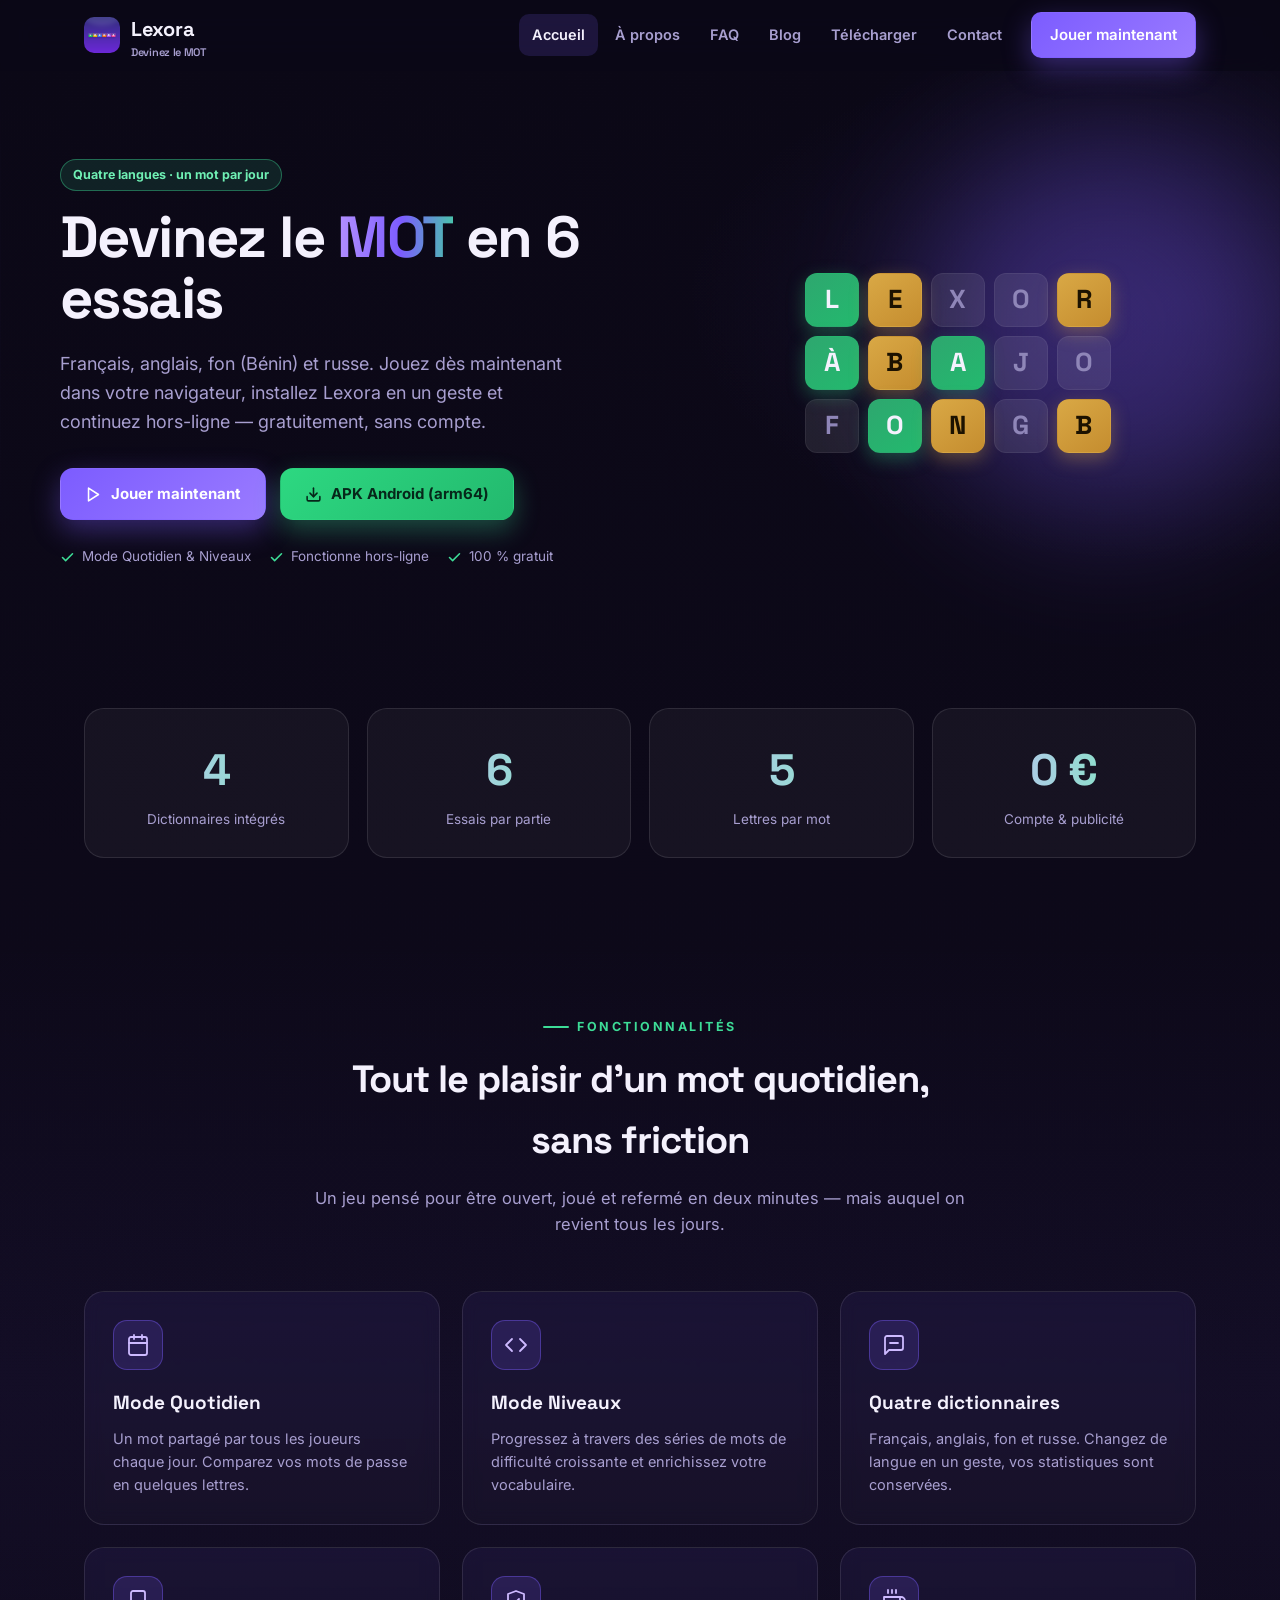
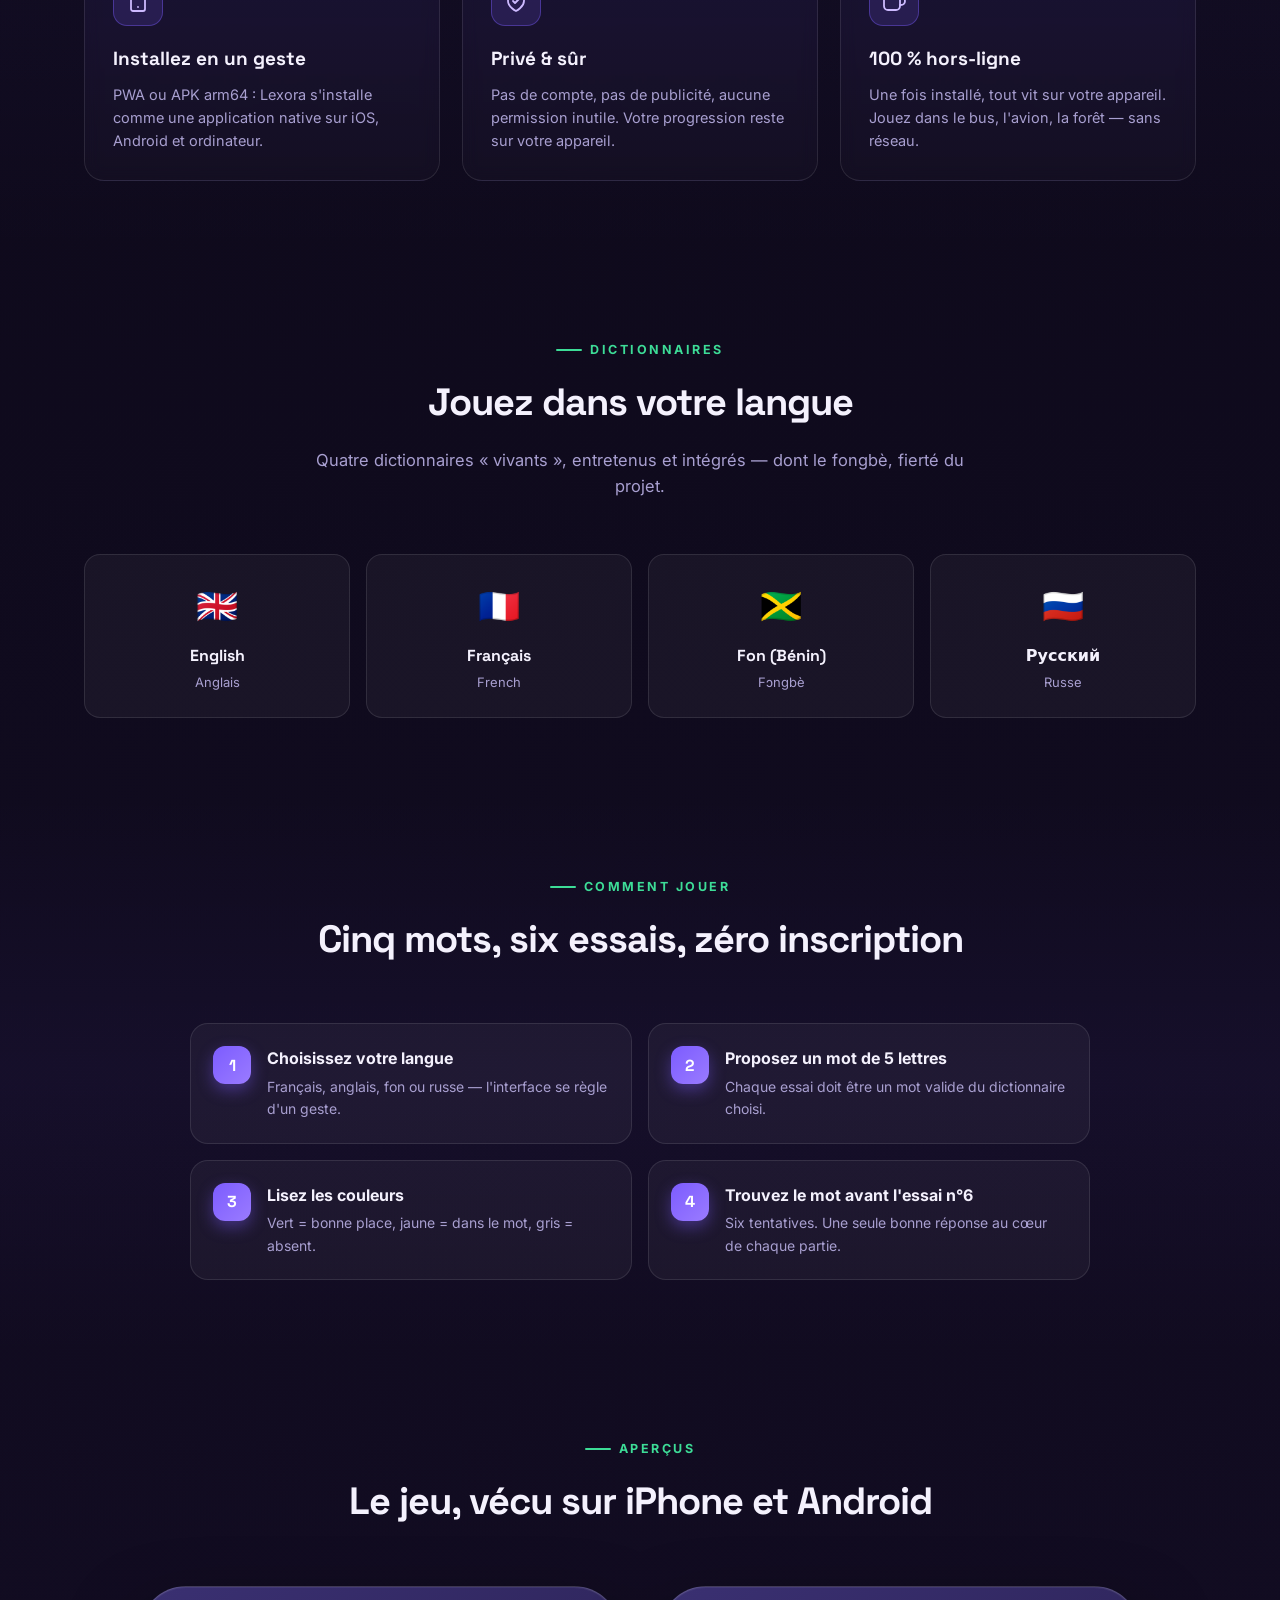
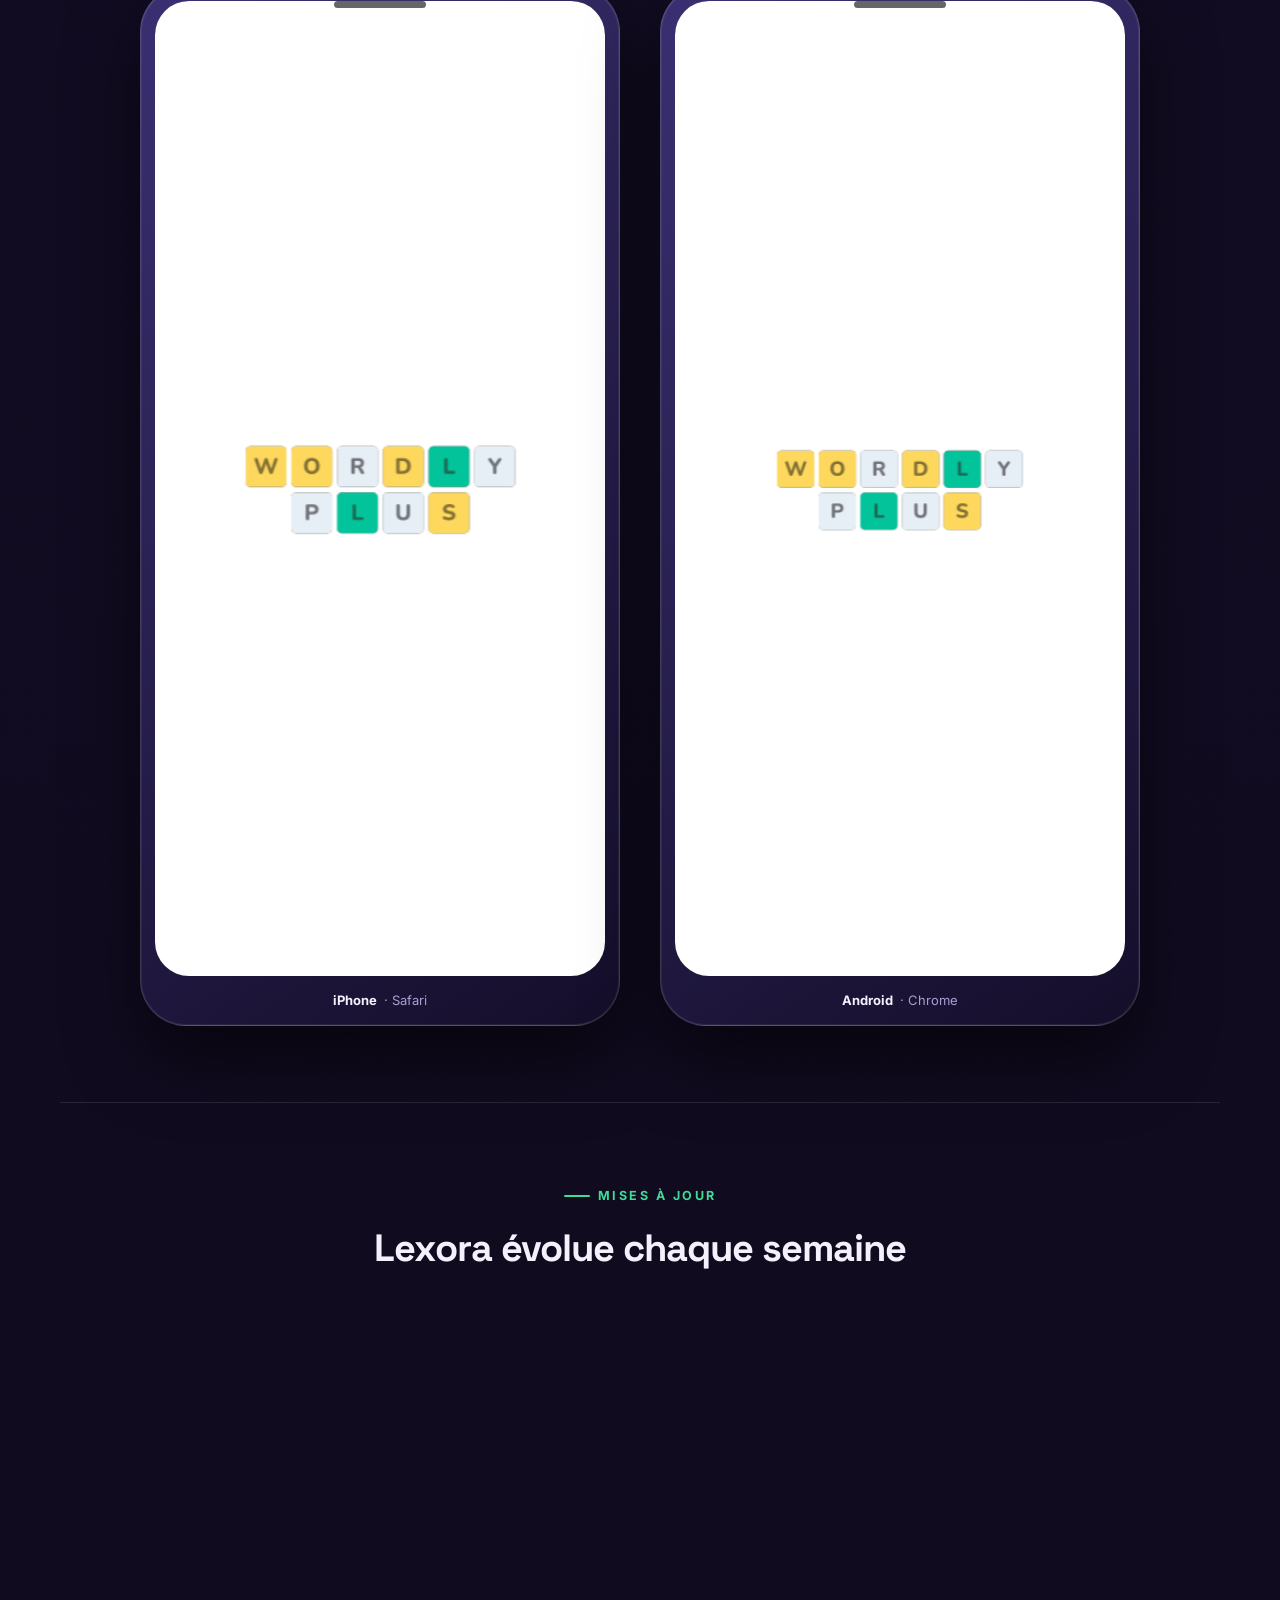
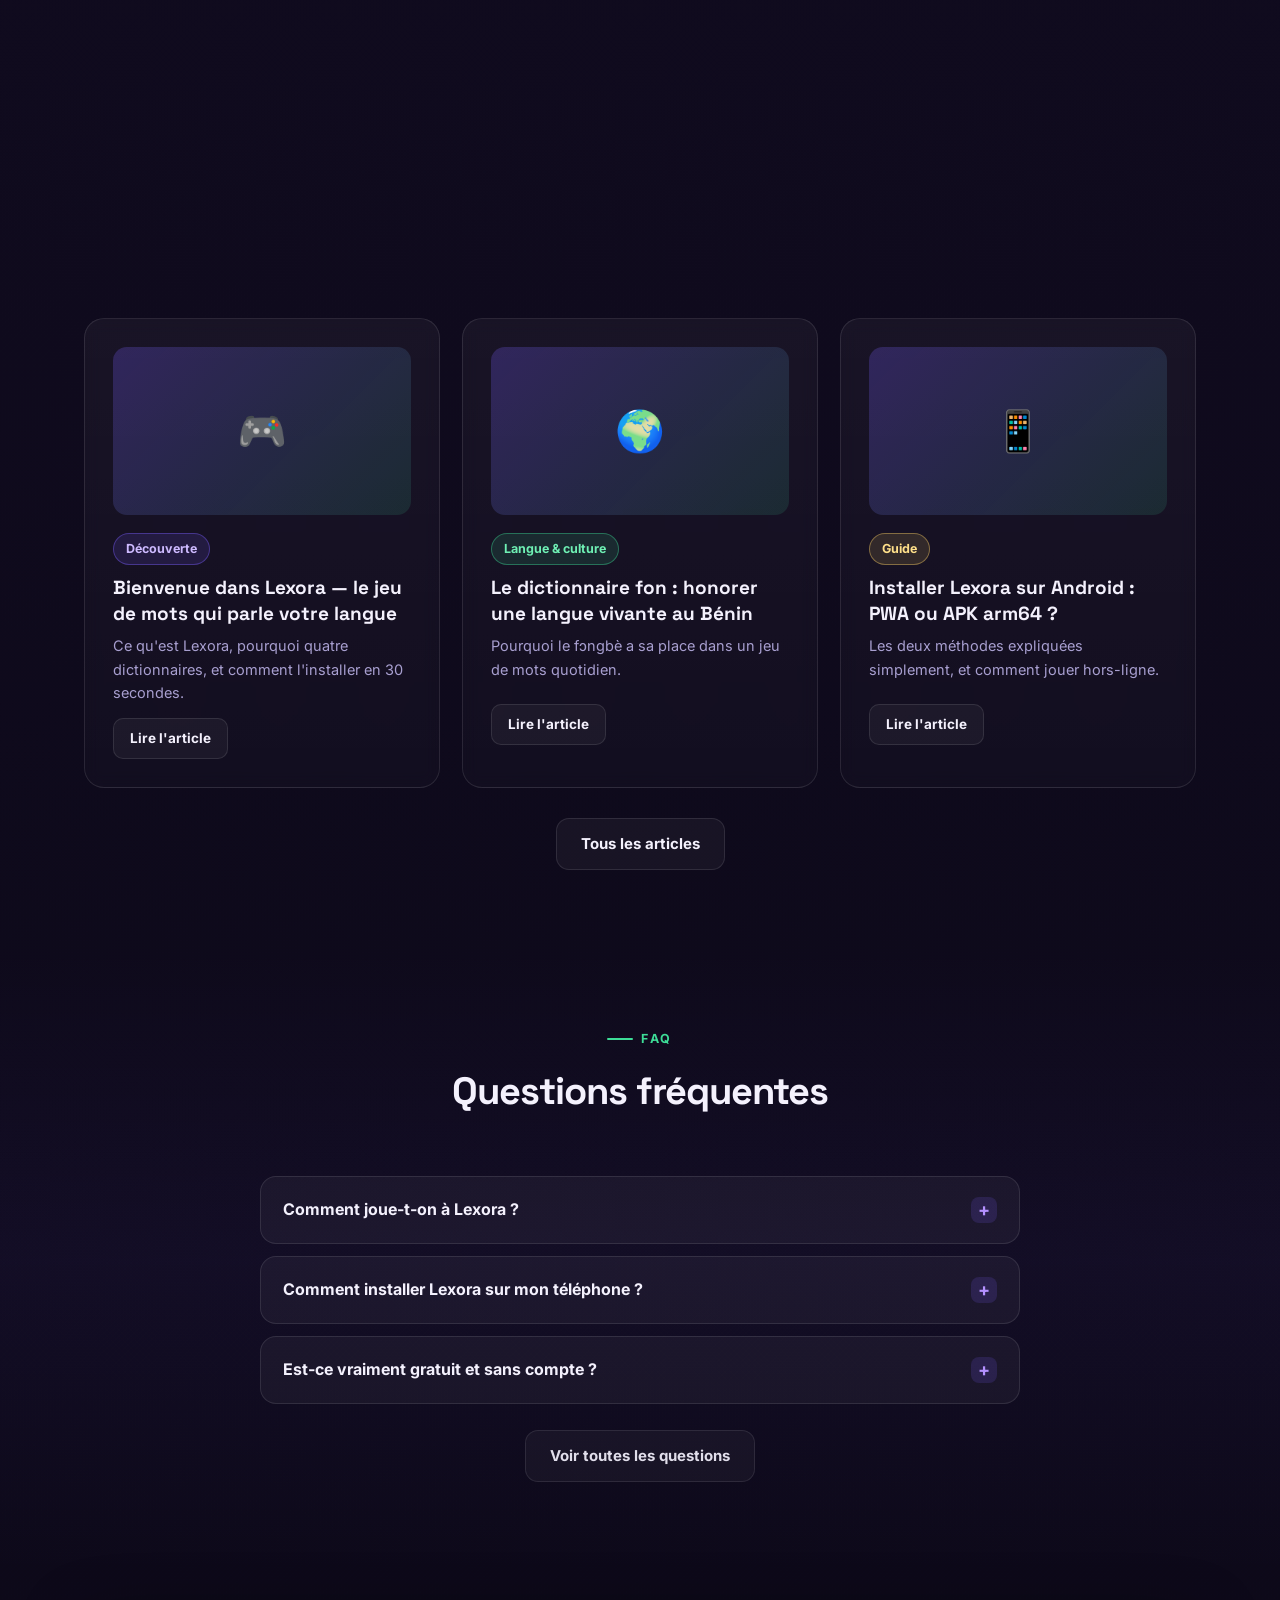
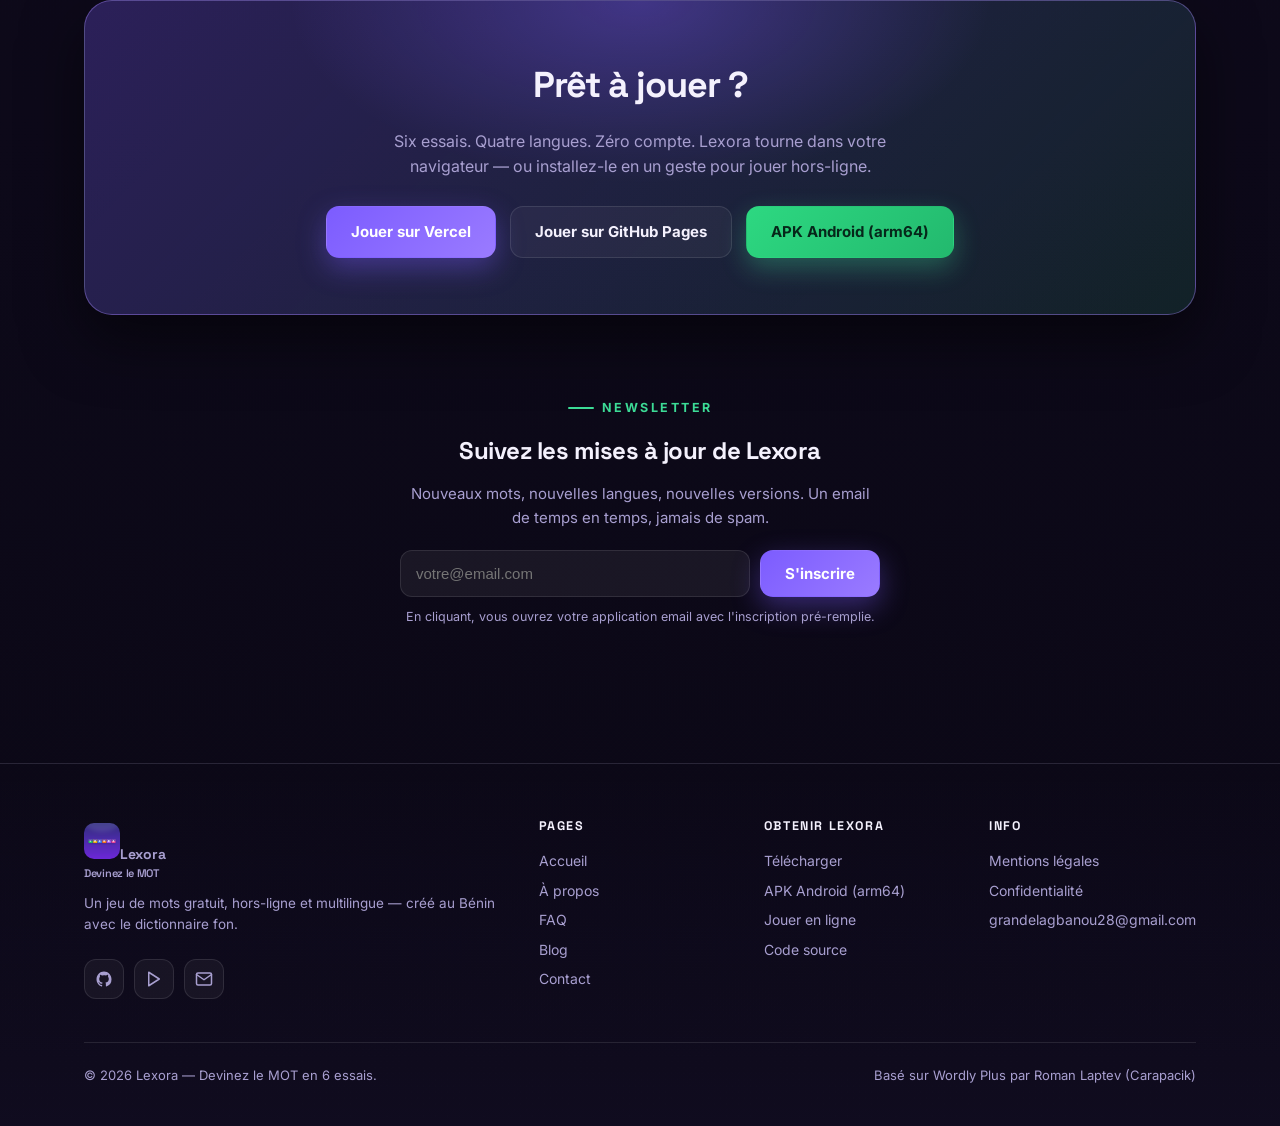
<file: landing/index.html>
<!DOCTYPE html>
<html lang="fr">
<head>
  <meta charset="UTF-8">
  <meta name="viewport" content="width=device-width, initial-scale=1.0">
  <title>Lexora — Devinez le MOT en 6 essais | Jeu de mots multilingue</title>
  <meta name="description" content="Lexora, le jeu de mots qui parle votre langue : devinez le MOT en 6 essais en français, anglais, fon (Bénin) ou russe. Gratuit, hors-ligne, sans compte. Jouez en ligne, installez l'APK Android arm64 ou la PWA.">
  <meta name="robots" content="index, follow">
  <link rel="canonical" href="https://lexora-landing-one.vercel.app/">
  <meta name="author" content="Lexora">
  <meta name="theme-color" content="#0b0816">

  <meta property="og:type" content="website">
  <meta property="og:site_name" content="Lexora">
  <meta property="og:locale" content="fr_FR">
  <meta property="og:title" content="Lexora — Devinez le MOT en 6 essais">
  <meta property="og:description" content="Jeu de mots quotidien en français, anglais, fon (Bénin) et russe. Gratuit, hors-ligne, sans compte. Jouez en ligne ou installez l'APK.">
  <meta property="og:url" content="https://lexora-landing-one.vercel.app/">
  <meta property="og:image" content="https://lexora-landing-one.vercel.app/assets/og-image.png">
  <meta name="twitter:card" content="summary_large_image">
  <meta name="twitter:title" content="Lexora — Devinez le MOT en 6 essais">
  <meta name="twitter:description" content="Français · Anglais · Fon (Bénin) · Russe. Gratuit, hors-ligne, sans compte.">
  <meta name="twitter:image" content="https://lexora-landing-one.vercel.app/assets/og-image.png">

  <link rel="icon" type="image/png" href="Icon-512.png">
  <link rel="icon" type="image/svg+xml" href="assets/favicon.svg">
  <link rel="apple-touch-icon" href="assets/apple-touch-icon.png">
  <link rel="manifest" href="manifest.webmanifest">
  <link rel="preconnect" href="https://fonts.googleapis.com">
  <link rel="preconnect" href="https://fonts.gstatic.com" crossorigin>
  <link href="https://fonts.googleapis.com/css2?family=Inter:wght@400;500;600;700&family=Space+Grotesk:wght@500;700&display=swap" rel="stylesheet">
  <link rel="stylesheet" href="assets/lexora.css">

  <script type="application/ld+json">
  {
    "@context": "https://schema.org",
    "@type": "WebSite",
    "name": "Lexora",
    "alternateName": "Lexora — Devinez le MOT en 6 essais",
    "url": "https://lexora-landing-one.vercel.app/",
    "inLanguage": "fr",
    "description": "Jeu de mots quotidien en français, anglais, fon (Bénin) et russe."
  }
  </script>
  <script type="application/ld+json">
  {
    "@context": "https://schema.org",
    "@type": "Organization",
    "name": "Lexora",
    "url": "https://lexora-landing-one.vercel.app/",
    "logo": "https://lexora-landing-one.vercel.app/Icon-512.png",
    "email": "grandelagbanou28@gmail.com",
    "sameAs": [
      "https://github.com/grandelagbanou28-gif/Lexora",
      "https://lexora-neon-one.vercel.app/",
      "https://grandelagbanou28-gif.github.io/Lexora/"
    ]
  }
  </script>
</head>
<body>

<nav class="site">
  <div class="wrap">
    <a class="brand" href="index.html">
      <img src="Icon-512.png" alt="Logo Lexora">
      <span>Lexora<small>Devinez le MOT</small></span>
    </a>
    <div class="nav-links" id="navLinks">
      <a href="index.html" data-page="index">Accueil</a>
      <a href="a-propos.html" data-page="a-propos">À propos</a>
      <a href="faq.html" data-page="faq">FAQ</a>
      <a href="blog/" data-page="blog">Blog</a>
      <a href="telecharger.html" data-page="telecharger">Télécharger</a>
      <a href="contact.html" data-page="contact">Contact</a>
      <a class="btn accent" href="https://lexora-neon-one.vercel.app/" target="_blank" rel="noopener">Jouer maintenant</a>
    </div>
    <button class="nav-burger" id="navBurger" aria-label="Ouvrir le menu" aria-expanded="false">
      <svg width="22" height="22" viewBox="0 0 24 24" fill="none" stroke="currentColor" stroke-width="2" stroke-linecap="round"><line x1="3" y1="7" x2="21" y2="7"/><line x1="3" y1="12" x2="21" y2="12"/><line x1="3" y1="17" x2="21" y2="17"/></svg>
    </button>
  </div>
</nav>

<header class="hero home wrap">
  <div>
    <span class="tag green">Quatre langues · un mot par jour</span>
    <h1>Devinez le <span class="grad">MOT</span> en 6 essais</h1>
    <p class="sub">Français, anglais, fon (Bénin) et russe. Jouez dès maintenant dans votre navigateur, installez Lexora en un geste et continuez hors-ligne — gratuitement, sans compte.</p>
    <div class="cta">
      <a class="btn accent" href="https://lexora-neon-one.vercel.app/" target="_blank" rel="noopener">
        <svg width="17" height="17" viewBox="0 0 24 24" fill="none" stroke="currentColor" stroke-width="2.2" stroke-linecap="round" stroke-linejoin="round"><polygon points="5 3 19 12 5 21 5 3"/></svg>
        Jouer maintenant
      </a>
      <a class="btn green" href="https://github.com/grandelagbanou28-gif/Lexora/releases/download/android-arm64/Lexora-arm64.apk" rel="noopener">
        <svg width="17" height="17" viewBox="0 0 24 24" fill="none" stroke="currentColor" stroke-width="2.2" stroke-linecap="round" stroke-linejoin="round"><path d="M21 15v4a2 2 0 0 1-2 2H5a2 2 0 0 1-2-2v-4"/><polyline points="7 10 12 15 17 10"/><line x1="12" y1="15" x2="12" y2="3"/></svg>
        APK Android (arm64)
      </a>
    </div>
    <div class="meta">
      <span><svg width="15" height="15" viewBox="0 0 24 24" fill="none" stroke="currentColor" stroke-width="2.5" stroke-linecap="round" stroke-linejoin="round"><polyline points="20 6 9 17 4 12"/></svg> Mode Quotidien &amp; Niveaux</span>
      <span><svg width="15" height="15" viewBox="0 0 24 24" fill="none" stroke="currentColor" stroke-width="2.5" stroke-linecap="round" stroke-linejoin="round"><polyline points="20 6 9 17 4 12"/></svg> Fonctionne hors-ligne</span>
      <span><svg width="15" height="15" viewBox="0 0 24 24" fill="none" stroke="currentColor" stroke-width="2.5" stroke-linecap="round" stroke-linejoin="round"><polyline points="20 6 9 17 4 12"/></svg> 100&nbsp;% gratuit</span>
    </div>
  </div>

  <div class="board-wrap">
    <div class="glow-orb a"></div>
    <div class="board" role="img" aria-label="Exemple de partie : LEXORA se décompose en lettres">
      <div class="row-g">
        <div class="cell ok" style="animation-delay:.1s">L</div>
        <div class="cell mid" style="animation-delay:.2s">E</div>
        <div class="cell no" style="animation-delay:.3s">X</div>
        <div class="cell no" style="animation-delay:.4s">O</div>
        <div class="cell mid" style="animation-delay:.5s">R</div>
      </div>
      <div class="row-g">
        <div class="cell ok" style="animation-delay:.25s">À</div>
        <div class="cell mid" style="animation-delay:.35s">B</div>
        <div class="cell ok" style="animation-delay:.45s">A</div>
        <div class="cell no" style="animation-delay:.55s">J</div>
        <div class="cell no" style="animation-delay:.65s">O</div>
      </div>
      <div class="row-g">
        <div class="cell no" style="animation-delay:.4s">F</div>
        <div class="cell ok" style="animation-delay:.5s">O</div>
        <div class="cell mid" style="animation-delay:.6s">N</div>
        <div class="cell no" style="animation-delay:.7s">G</div>
        <div class="cell mid" style="animation-delay:.8s">B</div>
      </div>
    </div>
  </div>
</header>

<section class="section">
  <div class="wrap reveal">
    <div class="stats">
      <div class="stat">
        <div class="num" data-count="4" data-suffix="">4</div>
        <div class="lbl">Dictionnaires intégrés</div>
      </div>
      <div class="stat">
        <div class="num" data-count="6" data-suffix="">6</div>
        <div class="lbl">Essais par partie</div>
      </div>
      <div class="stat">
        <div class="num" data-count="5" data-suffix="">5</div>
        <div class="lbl">Lettres par mot</div>
      </div>
      <div class="stat">
        <div class="num" data-count="0" data-suffix=" €">0 €</div>
        <div class="lbl">Compte &amp; publicité</div>
      </div>
    </div>
  </div>
</section>

<section class="section alt" id="fonctionnalites">
  <div class="wrap">
    <div class="section-head reveal">
      <span class="kicker">Fonctionnalités</span>
      <h2>Tout le plaisir d'un mot quotidien, sans friction</h2>
      <p>Un jeu pensé pour être ouvert, joué et refermé en deux minutes — mais auquel on revient tous les jours.</p>
    </div>
    <div class="grid cols-3">
      <div class="card feature reveal" style="--d:.05s">
        <div class="icon"><svg viewBox="0 0 24 24" fill="none" stroke="currentColor" stroke-width="1.8" stroke-linecap="round" stroke-linejoin="round"><rect x="3" y="4" width="18" height="18" rx="2"/><line x1="16" y1="2" x2="16" y2="6"/><line x1="8" y1="2" x2="8" y2="6"/><line x1="3" y1="10" x2="21" y2="10"/></svg></div>
        <h3>Mode Quotidien</h3>
        <p>Un mot partagé par tous les joueurs chaque jour. Comparez vos mots de passe en quelques lettres.</p>
      </div>
      <div class="card feature reveal" style="--d:.12s">
        <div class="icon"><svg viewBox="0 0 24 24" fill="none" stroke="currentColor" stroke-width="1.8" stroke-linecap="round" stroke-linejoin="round"><polyline points="16 18 22 12 16 6"/><polyline points="8 6 2 12 8 18"/></svg></div>
        <h3>Mode Niveaux</h3>
        <p>Progressez à travers des séries de mots de difficulté croissante et enrichissez votre vocabulaire.</p>
      </div>
      <div class="card feature reveal" style="--d:.19s">
        <div class="icon"><svg viewBox="0 0 24 24" fill="none" stroke="currentColor" stroke-width="1.8" stroke-linecap="round" stroke-linejoin="round"><path d="M21 15a2 2 0 0 1-2 2H7l-4 4V5a2 2 0 0 1 2-2h14a2 2 0 0 1 2 2z"/><line x1="8" y1="10" x2="16" y2="10"/></svg></div>
        <h3>Quatre dictionnaires</h3>
        <p>Français, anglais, fon et russe. Changez de langue en un geste, vos statistiques sont conservées.</p>
      </div>
      <div class="card feature reveal" style="--d:.05s">
        <div class="icon"><svg viewBox="0 0 24 24" fill="none" stroke="currentColor" stroke-width="1.8" stroke-linecap="round" stroke-linejoin="round"><rect x="5" y="2" width="14" height="20" rx="2"/><line x1="12" y1="18" x2="12.01" y2="18"/></svg></div>
        <h3>Installez en un geste</h3>
        <p>PWA ou APK arm64 : Lexora s'installe comme une application native sur iOS, Android et ordinateur.</p>
      </div>
      <div class="card feature reveal" style="--d:.12s">
        <div class="icon"><svg viewBox="0 0 24 24" fill="none" stroke="currentColor" stroke-width="1.8" stroke-linecap="round" stroke-linejoin="round"><path d="M12 22s8-4 8-10V5l-8-3-8 3v7c0 6 8 10 8 10z"/><polyline points="9 12 11 14 15 10"/></svg></div>
        <h3>Privé &amp; sûr</h3>
        <p>Pas de compte, pas de publicité, aucune permission inutile. Votre progression reste sur votre appareil.</p>
      </div>
      <div class="card feature reveal" style="--d:.19s">
        <div class="icon"><svg viewBox="0 0 24 24" fill="none" stroke="currentColor" stroke-width="1.8" stroke-linecap="round" stroke-linejoin="round"><path d="M18 8h1a4 4 0 0 1 0 8h-1"/><path d="M2 8h16v9a4 4 0 0 1-4 4H6a4 4 0 0 1-4-4V8z"/><line x1="6" y1="1" x2="6" y2="4"/><line x1="10" y1="1" x2="10" y2="4"/><line x1="14" y1="1" x2="14" y2="4"/></svg></div>
        <h3>100&nbsp;% hors-ligne</h3>
        <p>Une fois installé, tout vit sur votre appareil. Jouez dans le bus, l'avion, la forêt — sans réseau.</p>
      </div>
    </div>
  </div>
</section>

<section class="section" id="dictionnaires">
  <div class="wrap">
    <div class="section-head reveal">
      <span class="kicker">Dictionnaires</span>
      <h2>Jouez dans votre langue</h2>
      <p>Quatre dictionnaires « vivants », entretenus et intégrés — dont le fongbè, fierté du projet.</p>
    </div>
    <div class="dict-grid reveal">
      <div class="dict"><span class="flag">&#127468;&#127463;</span><div class="name">English</div><div class="tongue">Anglais</div></div>
      <div class="dict"><span class="flag">&#127467;&#127479;</span><div class="name">Français</div><div class="tongue">French</div></div>
      <div class="dict"><span class="flag">&#127471;&#127474;</span><div class="name">Fon (Bénin)</div><div class="tongue">Fɔngbè</div></div>
      <div class="dict"><span class="flag">&#127479;&#127482;</span><div class="name">Русский</div><div class="tongue">Russe</div></div>
    </div>
  </div>
</section>

<section class="section alt" id="comment-jouer">
  <div class="wrap">
    <div class="section-head reveal">
      <span class="kicker">Comment jouer</span>
      <h2>Cinq mots, six essais, zéro inscription</h2>
    </div>
    <div class="steps">
      <div class="step reveal" style="--d:.05s"><div class="n">1</div><div><b>Choisissez votre langue</b><p>Français, anglais, fon ou russe — l'interface se règle d'un geste.</p></div></div>
      <div class="step reveal" style="--d:.1s"><div class="n">2</div><div><b>Proposez un mot de 5 lettres</b><p>Chaque essai doit être un mot valide du dictionnaire choisi.</p></div></div>
      <div class="step reveal" style="--d:.15s"><div class="n">3</div><div><b>Lisez les couleurs</b><p>Vert = bonne place, jaune = dans le mot, gris = absent.</p></div></div>
      <div class="step reveal" style="--d:.2s"><div class="n">4</div><div><b>Trouvez le mot avant l'essai n°6</b><p>Six tentatives. Une seule bonne réponse au cœur de chaque partie.</p></div></div>
    </div>
  </div>
</section>

<section class="section" id="apercus">
  <div class="wrap">
    <div class="section-head reveal">
      <span class="kicker">Aperçus</span>
      <h2>Le jeu, vécu sur iPhone et Android</h2>
    </div>
    <div class="gallery">
      <div class="phone reveal">
        <div class="screen"><img src="screenshots/iphone-se.png" alt="Lexora sur iPhone 14, mode normal" loading="lazy"></div>
        <div class="cap"><b>iPhone</b> &middot; Safari</div>
      </div>
      <div class="phone reveal" style="--d:.1s">
        <div class="screen"><img src="screenshots/pixel7.png" alt="Lexora sur Google Pixel 7, mode sombre" loading="lazy"></div>
        <div class="cap"><b>Android</b> &middot; Chrome</div>
      </div>
    </div>
  </div>
</section>

<hr class="divider">

<section class="section" id="versions">
  <div class="wrap">
    <div class="section-head reveal">
      <span class="kicker">Mises à jour</span>
      <h2>Lexora évolue chaque semaine</h2>
    </div>
    <div class="versions">
      <div class="version reveal">
        <div><div class="v">3.0.0</div><small>Version actuelle</small></div>
        <div>
          <b>Application multilingue</b>
          <ul>
            <li>Interface en français, anglais, russe et fon (fɔngbè).</li>
            <li>Mode Quotidien &amp; Mode Niveaux.</li>
            <li>PWA installable + APK Android arm64 officiel.</li>
          </ul>
        </div>
      </div>
      <div class="version reveal">
        <div><div class="v">Prochaine</div><small>Sur la route</small></div>
        <div>
          <b>En préparation</b>
          <p>Nouveaux mots soumis par les joueurs, langues supplémentaires, statistiques détaillées et partage des résultats.</p>
        </div>
      </div>
    </div>
  </div>
</section>

<section class="section" id="blog-preview">
  <div class="wrap">
    <div class="section-head reveal">
      <span class="kicker">Blog</span>
      <h2>Derniers articles</h2>
    </div>
    <div class="grid cols-3">
      <article class="card blog-card reveal" style="--d:.05s">
        <div class="thumb">&#127918;</div>
        <span class="tag violet" style="align-self:flex-start;">Découverte</span>
        <h3><a class="title" href="blog/bienvenue-lexora.html">Bienvenue dans Lexora — le jeu de mots qui parle votre langue</a></h3>
        <p>Ce qu'est Lexora, pourquoi quatre dictionnaires, et comment l'installer en 30 secondes.</p>
        <p style="margin-top:14px;"><a class="btn ghost sm" href="blog/bienvenue-lexora.html">Lire l'article</a></p>
      </article>
      <article class="card blog-card reveal" style="--d:.12s">
        <div class="thumb">&#127757;</div>
        <span class="tag green" style="align-self:flex-start;">Langue &amp; culture</span>
        <h3><a class="title" href="blog/dictionnaire-fon-benin.html">Le dictionnaire fon : honorer une langue vivante au Bénin</a></h3>
        <p>Pourquoi le fɔngbè a sa place dans un jeu de mots quotidien.</p>
        <p style="margin-top:14px;"><a class="btn ghost sm" href="blog/dictionnaire-fon-benin.html">Lire l'article</a></p>
      </article>
      <article class="card blog-card reveal" style="--d:.19s">
        <div class="thumb">&#128241;</div>
        <span class="tag gold" style="align-self:flex-start;">Guide</span>
        <h3><a class="title" href="blog/installer-lexora-android.html">Installer Lexora sur Android : PWA ou APK arm64 ?</a></h3>
        <p>Les deux méthodes expliquées simplement, et comment jouer hors-ligne.</p>
        <p style="margin-top:14px;"><a class="btn ghost sm" href="blog/installer-lexora-android.html">Lire l'article</a></p>
      </article>
    </div>
    <p class="text-center" style="margin-top:30px;"><a class="btn ghost" href="blog/">Tous les articles</a></p>
  </div>
</section>

<section class="section alt" id="faq-teaser">
  <div class="wrap">
    <div class="section-head reveal">
      <span class="kicker">FAQ</span>
      <h2>Questions fréquentes</h2>
    </div>
    <div class="prose" style="max-width:760px;">
      <details class="faq reveal">
        <summary>Comment joue-t-on à Lexora ?</summary>
        <p>Devinez le mot mystère de 5 lettres en 6 essais. Après chaque proposition, les couleurs indiquent les lettres bien placées (vert), mal placées (jaune) ou absentes (gris).</p>
      </details>
      <details class="faq reveal">
        <summary>Comment installer Lexora sur mon téléphone ?</summary>
        <p>Sur iPhone (Safari) : Partager &rarr; « Sur l'écran d'accueil ». Sur Android (Chrome) : menu &rarr; « Ajouter à l'écran d'accueil ». Une APK arm64 officielle est aussi disponible dans la page Télécharger.</p>
      </details>
      <details class="faq reveal">
        <summary>Est-ce vraiment gratuit et sans compte ?</summary>
        <p>Oui. Lexora est entièrement gratuit, sans publicité et sans compte obligatoire. Vos parties restent enregistrées localement sur votre appareil.</p>
      </details>
      <p class="text-center" style="margin-top:26px;"><a class="btn ghost" href="faq.html">Voir toutes les questions</a></p>
    </div>
  </div>
</section>

<div class="wrap">
  <div class="band reveal">
    <h2>Prêt à jouer ?</h2>
    <p>Six essais. Quatre langues. Zéro compte. Lexora tourne dans votre navigateur — ou installez-le en un geste pour jouer hors-ligne.</p>
    <div class="cta">
      <a class="btn accent" href="https://lexora-neon-one.vercel.app/" target="_blank" rel="noopener">Jouer sur Vercel</a>
      <a class="btn ghost" href="https://grandelagbanou28-gif.github.io/Lexora/" target="_blank" rel="noopener">Jouer sur GitHub Pages</a>
      <a class="btn green" href="https://github.com/grandelagbanou28-gif/Lexora/releases/download/android-arm64/Lexora-arm64.apk" target="_blank" rel="noopener">APK Android (arm64)</a>
    </div>
  </div>
</div>

<section class="section" style="padding-top:0;">
  <div class="wrap text-center reveal">
    <span class="kicker" style="justify-content:center;">Newsletter</span>
    <h2 style="margin-top:14px; letter-spacing:-.5px;">Suivez les mises à jour de Lexora</h2>
    <p class="copy" style="max-width:460px; margin:12px auto 0;">Nouveaux mots, nouvelles langues, nouvelles versions. Un email de temps en temps, jamais de spam.</p>
    <form class="newsletter" id="newsletterForm">
      <input type="email" id="nlEmail" placeholder="votre@email.com" aria-label="Votre adresse email" required>
      <button class="btn accent" type="submit">S'inscrire</button>
      <span class="note">En cliquant, vous ouvrez votre application email avec l'inscription pré-remplie.</span>
    </form>
  </div>
</section>

<footer class="site">
  <div class="wrap">
    <div class="grid">
      <div>
        <a class="brand" href="index.html"><img src="Icon-512.png" alt="Logo Lexora"><span>Lexora<small>Devinez le MOT</small></span></a>
        <p style="margin-top:14px;">Un jeu de mots gratuit, hors-ligne et multilingue — créé au Bénin avec le dictionnaire fon.</p>
        <div class="socials">
          <a href="https://github.com/grandelagbanou28-gif/Lexora" target="_blank" rel="noopener" aria-label="GitHub">
            <svg viewBox="0 0 24 24" fill="currentColor"><path d="M12 2C6.48 2 2 6.58 2 12.25c0 4.53 2.87 8.37 6.84 9.73.5.09.68-.22.68-.49v-1.7c-2.78.62-3.37-1.37-3.37-1.37-.45-1.18-1.11-1.5-1.11-1.5-.91-.63.07-.62.07-.62 1 .07 1.53 1.06 1.53 1.06.9 1.57 2.36 1.12 2.94.85.09-.66.35-1.11.63-1.37-2.22-.26-4.56-1.14-4.56-5.07 0-1.12.39-2.03 1.03-2.75-.1-.26-.45-1.3.1-2.7 0 0 .84-.28 2.75 1.05A9.36 9.36 0 0 1 12 6.92c.85 0 1.71.12 2.51.34 1.91-1.33 2.75-1.05 2.75-1.05.55 1.4.2 2.44.1 2.7.64.72 1.03 1.63 1.03 2.75 0 3.94-2.34 4.8-4.57 5.06.36.31.68.93.68 1.88v2.79c0 .27.18.59.69.49A10.02 10.02 0 0 0 22 12.25C22 6.58 17.52 2 12 2z"/></svg>
          </a>
          <a href="https://lexora-neon-one.vercel.app/" target="_blank" rel="noopener" aria-label="Jouer en ligne">
            <svg viewBox="0 0 24 24" fill="none" stroke="currentColor" stroke-width="2" stroke-linecap="round" stroke-linejoin="round"><polygon points="5 3 19 12 5 21 5 3"/></svg>
          </a>
          <a href="mailto:grandelagbanou28@gmail.com" aria-label="Email">
            <svg viewBox="0 0 24 24" fill="none" stroke="currentColor" stroke-width="2" stroke-linecap="round" stroke-linejoin="round"><path d="M4 4h16a2 2 0 0 1 2 2v12a2 2 0 0 1-2 2H4a2 2 0 0 1-2-2V6a2 2 0 0 1 2-2z"/><polyline points="22,6 12,13 2,6"/></svg>
          </a>
        </div>
      </div>
      <div>
        <h4>Pages</h4>
        <a href="index.html">Accueil</a>
        <a href="a-propos.html">À propos</a>
        <a href="faq.html">FAQ</a>
        <a href="blog/">Blog</a>
        <a href="contact.html">Contact</a>
      </div>
      <div>
        <h4>Obtenir Lexora</h4>
        <a href="telecharger.html">Télécharger</a>
        <a href="https://github.com/grandelagbanou28-gif/Lexora/releases/download/android-arm64/Lexora-arm64.apk" target="_blank" rel="noopener">APK Android (arm64)</a>
        <a href="https://lexora-neon-one.vercel.app/" target="_blank" rel="noopener">Jouer en ligne</a>
        <a href="https://github.com/grandelagbanou28-gif/Lexora" target="_blank" rel="noopener">Code source</a>
      </div>
      <div>
        <h4>Info</h4>
        <a href="mentions-legales.html">Mentions légales</a>
        <a href="confidentialite.html">Confidentialité</a>
        <a href="mailto:grandelagbanou28@gmail.com">grandelagbanou28@gmail.com</a>
      </div>
    </div>
    <div class="bottom">
      <span>&copy; <span class="year">2026</span> Lexora — Devinez le MOT en 6 essais.</span>
      <span>Basé sur Wordly Plus par Roman Laptev (Carapacik)</span>
    </div>
  </div>
</footer>

<button class="backtotop" id="backToTop" aria-label="Remonter en haut">
  <svg width="18" height="18" viewBox="0 0 24 24" fill="none" stroke="currentColor" stroke-width="2.4" stroke-linecap="round" stroke-linejoin="round"><polyline points="18 15 12 9 6 15"/></svg>
</button>

<script src="assets/lexora.js"></script>
</body>
</html>
</file>
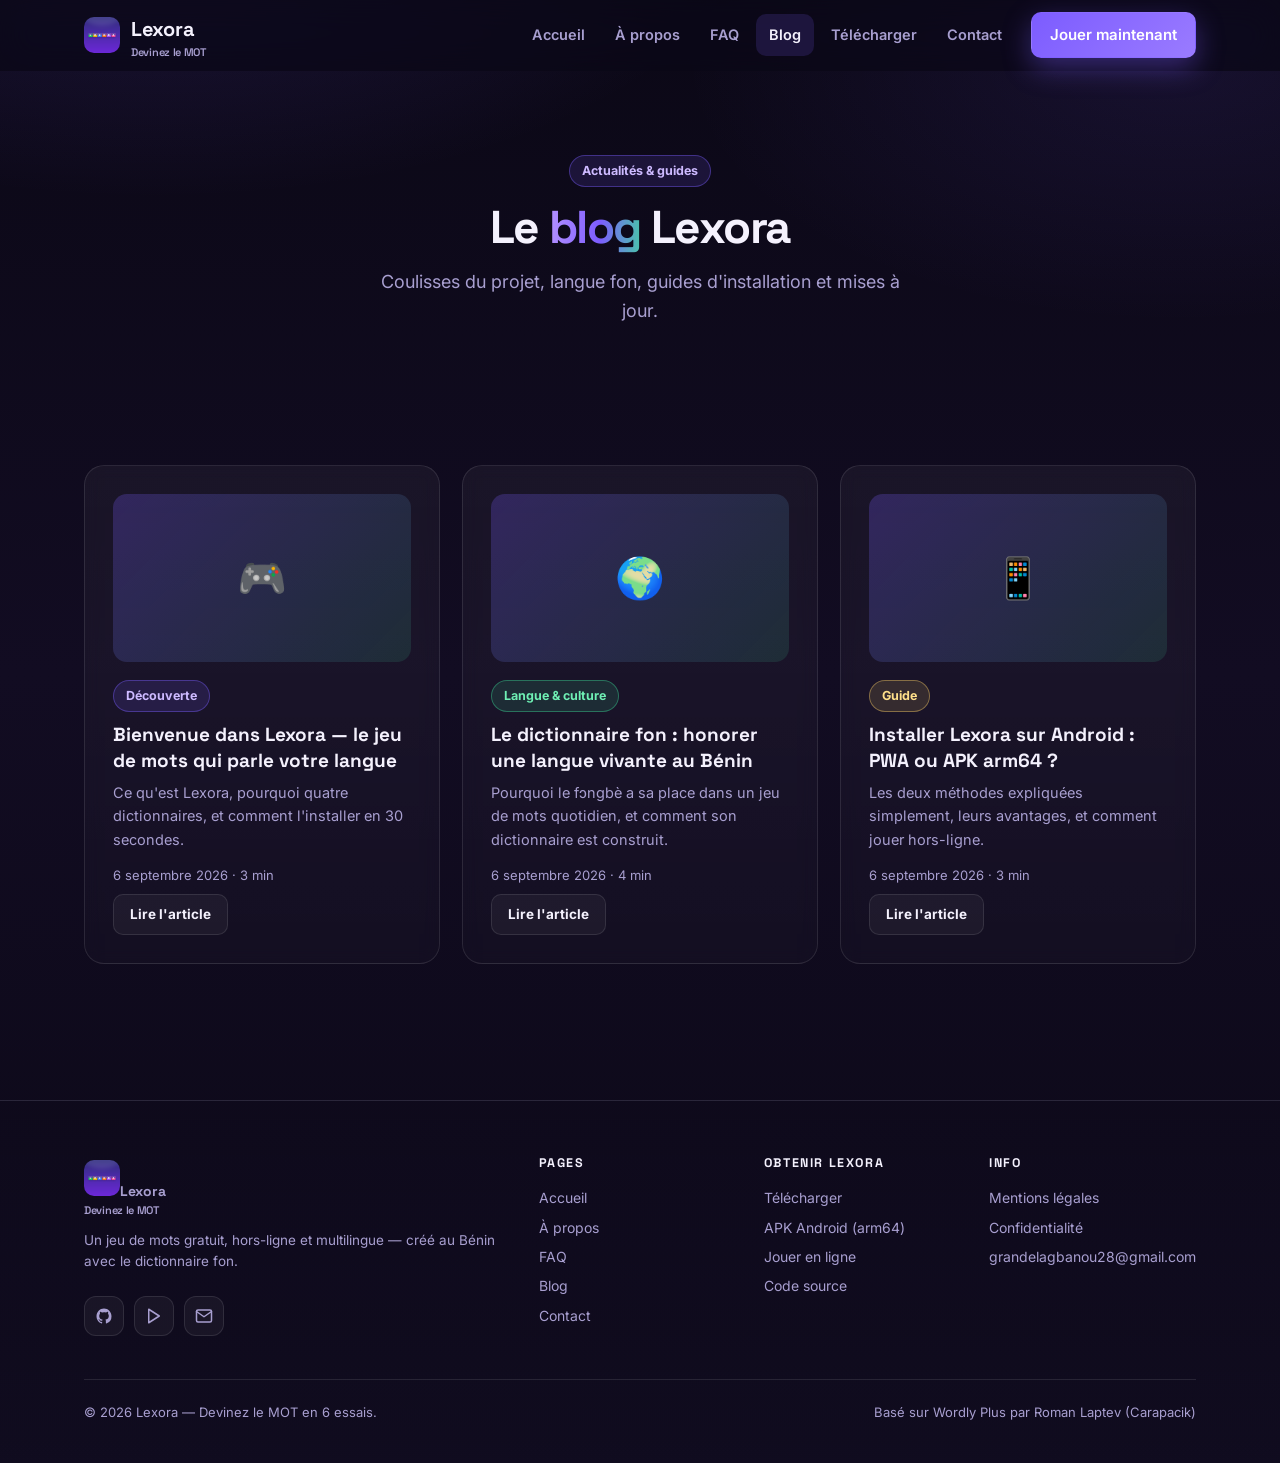
<file: landing/blog/index.html>
<!DOCTYPE html>
<html lang="fr">
<head>
  <meta charset="UTF-8">
  <meta name="viewport" content="width=device-width, initial-scale=1.0">
  <title>Blog Lexora — coulisses, langue fon, guides d'installation</title>
  <meta name="description" content="Le blog Lexora : histoire et coulisses du jeu, le dictionnaire fon (fɔngbè) au Bénin, guides d'installation PWA et APK, astuces de jeu et mises à jour.">
  <meta name="robots" content="index, follow">
  <link rel="canonical" href="https://lexora-landing-one.vercel.app/blog/">
  <meta name="theme-color" content="#0b0816">

  <meta property="og:type" content="website">
  <meta property="og:site_name" content="Lexora">
  <meta property="og:locale" content="fr_FR">
  <meta property="og:title" content="Le blog Lexora">
  <meta property="og:description" content="Coulisses du projet, langue fon, guides d'installation et astuces de jeu.">
  <meta property="og:url" content="https://lexora-landing-one.vercel.app/blog/">
  <meta property="og:image" content="https://lexora-landing-one.vercel.app/assets/og-image.png">
  <meta name="twitter:card" content="summary_large_image">

  <link rel="icon" type="image/png" href="../Icon-512.png">
  <link rel="icon" type="image/svg+xml" href="../assets/favicon.svg">
  <link rel="apple-touch-icon" href="../assets/apple-touch-icon.png">
  <link rel="manifest" href="../manifest.webmanifest">
  <link rel="preconnect" href="https://fonts.googleapis.com">
  <link rel="preconnect" href="https://fonts.gstatic.com" crossorigin>
  <link href="https://fonts.googleapis.com/css2?family=Inter:wght@400;500;600;700&family=Space+Grotesk:wght@500;700&display=swap" rel="stylesheet">
  <link rel="stylesheet" href="../assets/lexora.css">
</head>
<body>

<nav class="site">
  <div class="wrap">
    <a class="brand" href="../index.html">
      <img src="../Icon-512.png" alt="Logo Lexora">
      <span>Lexora<small>Devinez le MOT</small></span>
    </a>
    <div class="nav-links" id="navLinks">
      <a href="../index.html" data-page="index">Accueil</a>
      <a href="../a-propos.html" data-page="a-propos">À propos</a>
      <a href="../faq.html" data-page="faq">FAQ</a>
      <a href="./" data-page="blog">Blog</a>
      <a href="../telecharger.html" data-page="telecharger">Télécharger</a>
      <a href="../contact.html" data-page="contact">Contact</a>
      <a class="btn accent" href="https://lexora-neon-one.vercel.app/" target="_blank" rel="noopener">Jouer maintenant</a>
    </div>
    <button class="nav-burger" id="navBurger" aria-label="Ouvrir le menu" aria-expanded="false">
      <svg width="22" height="22" viewBox="0 0 24 24" fill="none" stroke="currentColor" stroke-width="2" stroke-linecap="round"><line x1="3" y1="7" x2="21" y2="7"/><line x1="3" y1="12" x2="21" y2="12"/><line x1="3" y1="17" x2="21" y2="17"/></svg>
    </button>
  </div>
</nav>

<header class="hero page wrap reveal">
  <span class="tag violet">Actualités &amp; guides</span>
  <h1 style="margin-top:16px;">Le <span class="grad">blog</span> Lexora</h1>
  <p class="sub">Coulisses du projet, langue fon, guides d'installation et mises à jour.</p>
</header>

<section class="section">
  <div class="wrap">
    <div class="grid cols-3">
      <article class="card blog-card reveal" style="--d:.05s">
        <div class="thumb">&#127918;</div>
        <span class="tag violet" style="align-self:flex-start;">Découverte</span>
        <h3><a class="title" href="bienvenue-lexora.html">Bienvenue dans Lexora — le jeu de mots qui parle votre langue</a></h3>
        <p>Ce qu'est Lexora, pourquoi quatre dictionnaires, et comment l'installer en 30 secondes.</p>
        <p style="margin-top:14px; color:var(--muted); font-size:13px;">6 septembre 2026 &middot; 3 min</p>
        <p style="margin-top:8px;"><a class="btn ghost sm" href="bienvenue-lexora.html">Lire l'article</a></p>
      </article>
      <article class="card blog-card reveal" style="--d:.12s">
        <div class="thumb">&#127757;</div>
        <span class="tag green" style="align-self:flex-start;">Langue &amp; culture</span>
        <h3><a class="title" href="dictionnaire-fon-benin.html">Le dictionnaire fon : honorer une langue vivante au Bénin</a></h3>
        <p>Pourquoi le fɔngbè a sa place dans un jeu de mots quotidien, et comment son dictionnaire est construit.</p>
        <p style="margin-top:14px; color:var(--muted); font-size:13px;">6 septembre 2026 &middot; 4 min</p>
        <p style="margin-top:8px;"><a class="btn ghost sm" href="dictionnaire-fon-benin.html">Lire l'article</a></p>
      </article>
      <article class="card blog-card reveal" style="--d:.19s">
        <div class="thumb">&#128241;</div>
        <span class="tag gold" style="align-self:flex-start;">Guide</span>
        <h3><a class="title" href="installer-lexora-android.html">Installer Lexora sur Android : PWA ou APK arm64 ?</a></h3>
        <p>Les deux méthodes expliquées simplement, leurs avantages, et comment jouer hors-ligne.</p>
        <p style="margin-top:14px; color:var(--muted); font-size:13px;">6 septembre 2026 &middot; 3 min</p>
        <p style="margin-top:8px;"><a class="btn ghost sm" href="installer-lexora-android.html">Lire l'article</a></p>
      </article>
    </div>
  </div>
</section>

<footer class="site">
  <div class="wrap">
    <div class="grid">
      <div>
        <a class="brand" href="../index.html"><img src="../Icon-512.png" alt="Logo Lexora"><span>Lexora<small>Devinez le MOT</small></span></a>
        <p style="margin-top:14px;">Un jeu de mots gratuit, hors-ligne et multilingue — créé au Bénin avec le dictionnaire fon.</p>
        <div class="socials">
          <a href="https://github.com/grandelagbanou28-gif/Lexora" target="_blank" rel="noopener" aria-label="GitHub">
            <svg viewBox="0 0 24 24" fill="currentColor"><path d="M12 2C6.48 2 2 6.58 2 12.25c0 4.53 2.87 8.37 6.84 9.73.5.09.68-.22.68-.49v-1.7c-2.78.62-3.37-1.37-3.37-1.37-.45-1.18-1.11-1.5-1.11-1.5-.91-.63.07-.62.07-.62 1 .07 1.53 1.06 1.53 1.06.9 1.57 2.36 1.12 2.94.85.09-.66.35-1.11.63-1.37-2.22-.26-4.56-1.14-4.56-5.07 0-1.12.39-2.03 1.03-2.75-.1-.26-.45-1.3.1-2.7 0 0 .84-.28 2.75 1.05A9.36 9.36 0 0 1 12 6.92c.85 0 1.71.12 2.51.34 1.91-1.33 2.75-1.05 2.75-1.05.55 1.4.2 2.44.1 2.7.64.72 1.03 1.63 1.03 2.75 0 3.94-2.34 4.8-4.57 5.06.36.31.68.93.68 1.88v2.79c0 .27.18.59.69.49A10.02 10.02 0 0 0 22 12.25C22 6.58 17.52 2 12 2z"/></svg>
          </a>
          <a href="https://lexora-neon-one.vercel.app/" target="_blank" rel="noopener" aria-label="Jouer en ligne">
            <svg viewBox="0 0 24 24" fill="none" stroke="currentColor" stroke-width="2" stroke-linecap="round" stroke-linejoin="round"><polygon points="5 3 19 12 5 21 5 3"/></svg>
          </a>
          <a href="mailto:grandelagbanou28@gmail.com" aria-label="Email">
            <svg viewBox="0 0 24 24" fill="none" stroke="currentColor" stroke-width="2" stroke-linecap="round" stroke-linejoin="round"><path d="M4 4h16a2 2 0 0 1 2 2v12a2 2 0 0 1-2 2H4a2 2 0 0 1-2-2V6a2 2 0 0 1 2-2z"/><polyline points="22,6 12,13 2,6"/></svg>
          </a>
        </div>
      </div>
      <div>
        <h4>Pages</h4>
        <a href="../index.html">Accueil</a>
        <a href="../a-propos.html">À propos</a>
        <a href="../faq.html">FAQ</a>
        <a href="./">Blog</a>
        <a href="../contact.html">Contact</a>
      </div>
      <div>
        <h4>Obtenir Lexora</h4>
        <a href="../telecharger.html">Télécharger</a>
        <a href="https://github.com/grandelagbanou28-gif/Lexora/releases/download/android-arm64/Lexora-arm64.apk" target="_blank" rel="noopener">APK Android (arm64)</a>
        <a href="https://lexora-neon-one.vercel.app/" target="_blank" rel="noopener">Jouer en ligne</a>
        <a href="https://github.com/grandelagbanou28-gif/Lexora" target="_blank" rel="noopener">Code source</a>
      </div>
      <div>
        <h4>Info</h4>
        <a href="../mentions-legales.html">Mentions légales</a>
        <a href="../confidentialite.html">Confidentialité</a>
        <a href="mailto:grandelagbanou28@gmail.com">grandelagbanou28@gmail.com</a>
      </div>
    </div>
    <div class="bottom">
      <span>&copy; <span class="year">2026</span> Lexora — Devinez le MOT en 6 essais.</span>
      <span>Basé sur Wordly Plus par Roman Laptev (Carapacik)</span>
    </div>
  </div>
</footer>

<button class="backtotop" id="backToTop" aria-label="Remonter en haut">
  <svg width="18" height="18" viewBox="0 0 24 24" fill="none" stroke="currentColor" stroke-width="2.4" stroke-linecap="round" stroke-linejoin="round"><polyline points="18 15 12 9 6 15"/></svg>
</button>

<script src="../assets/lexora.js"></script>
</body>
</html>
</file>
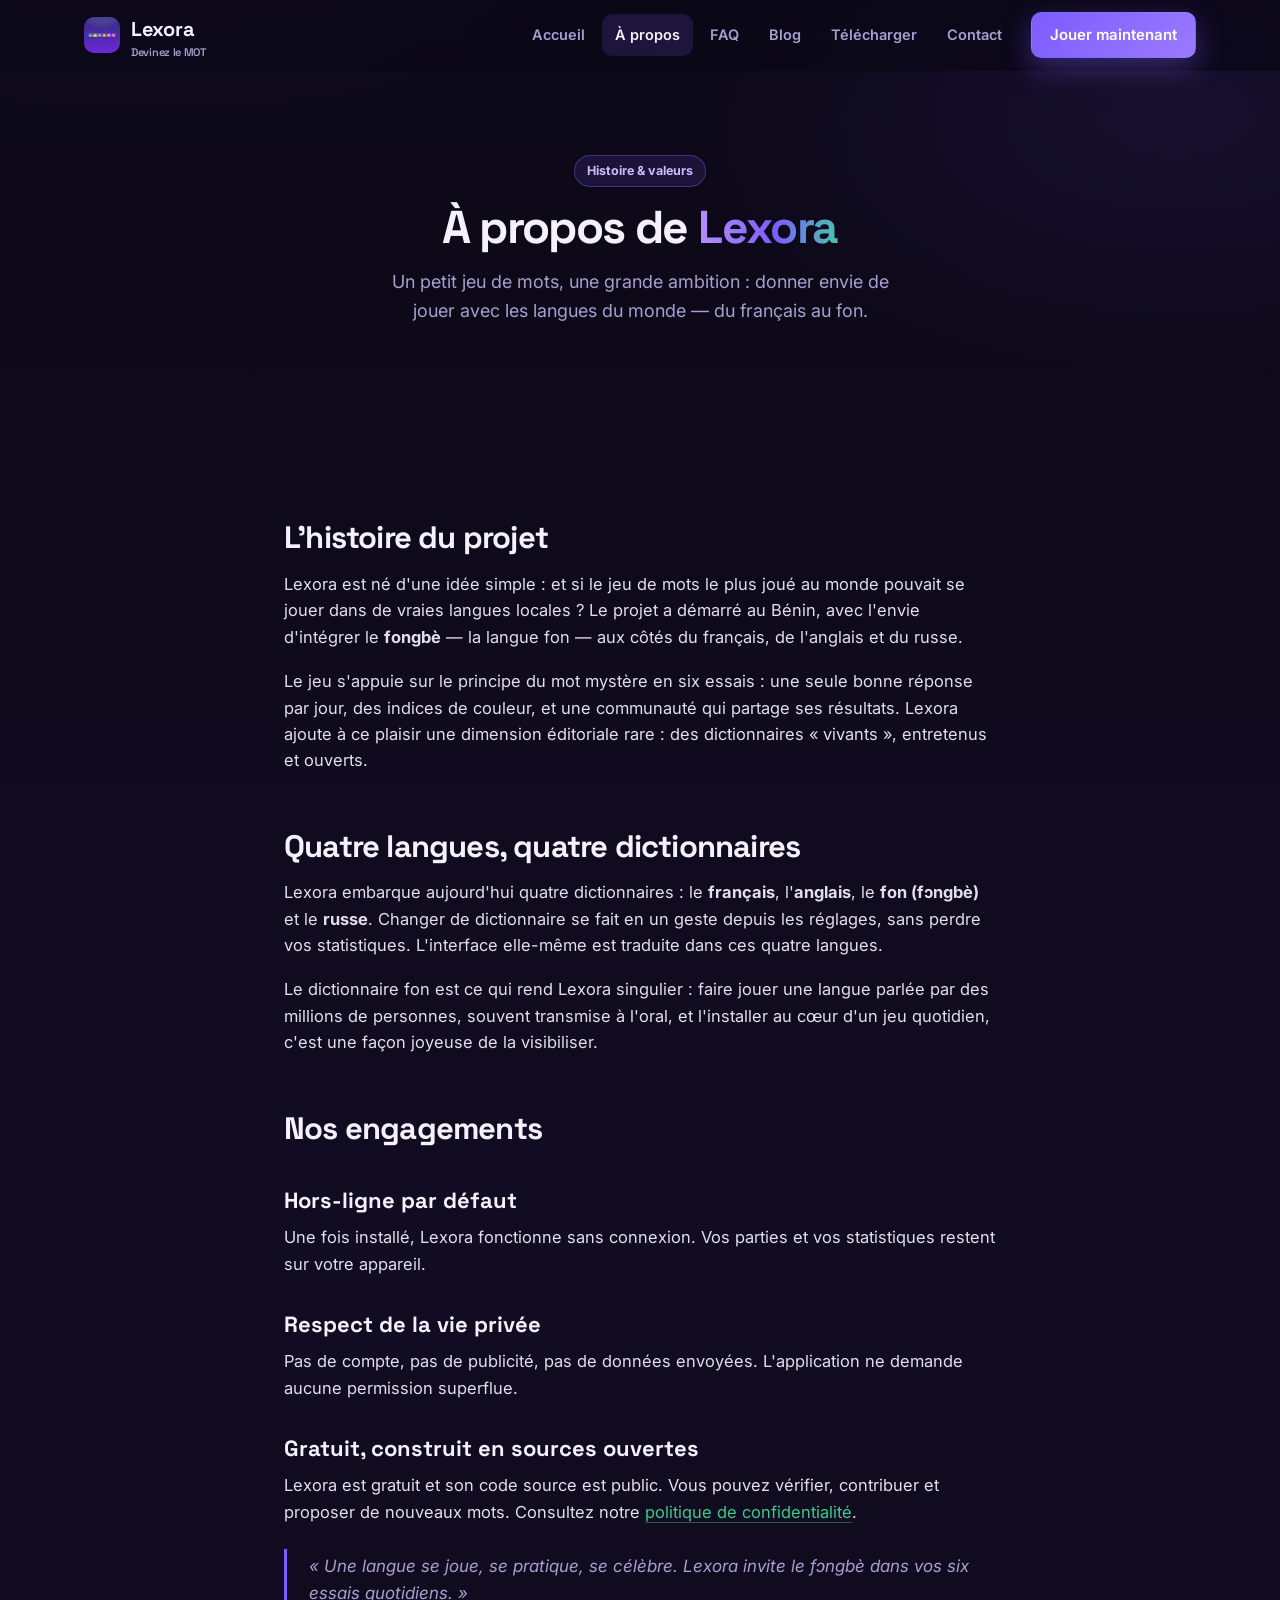
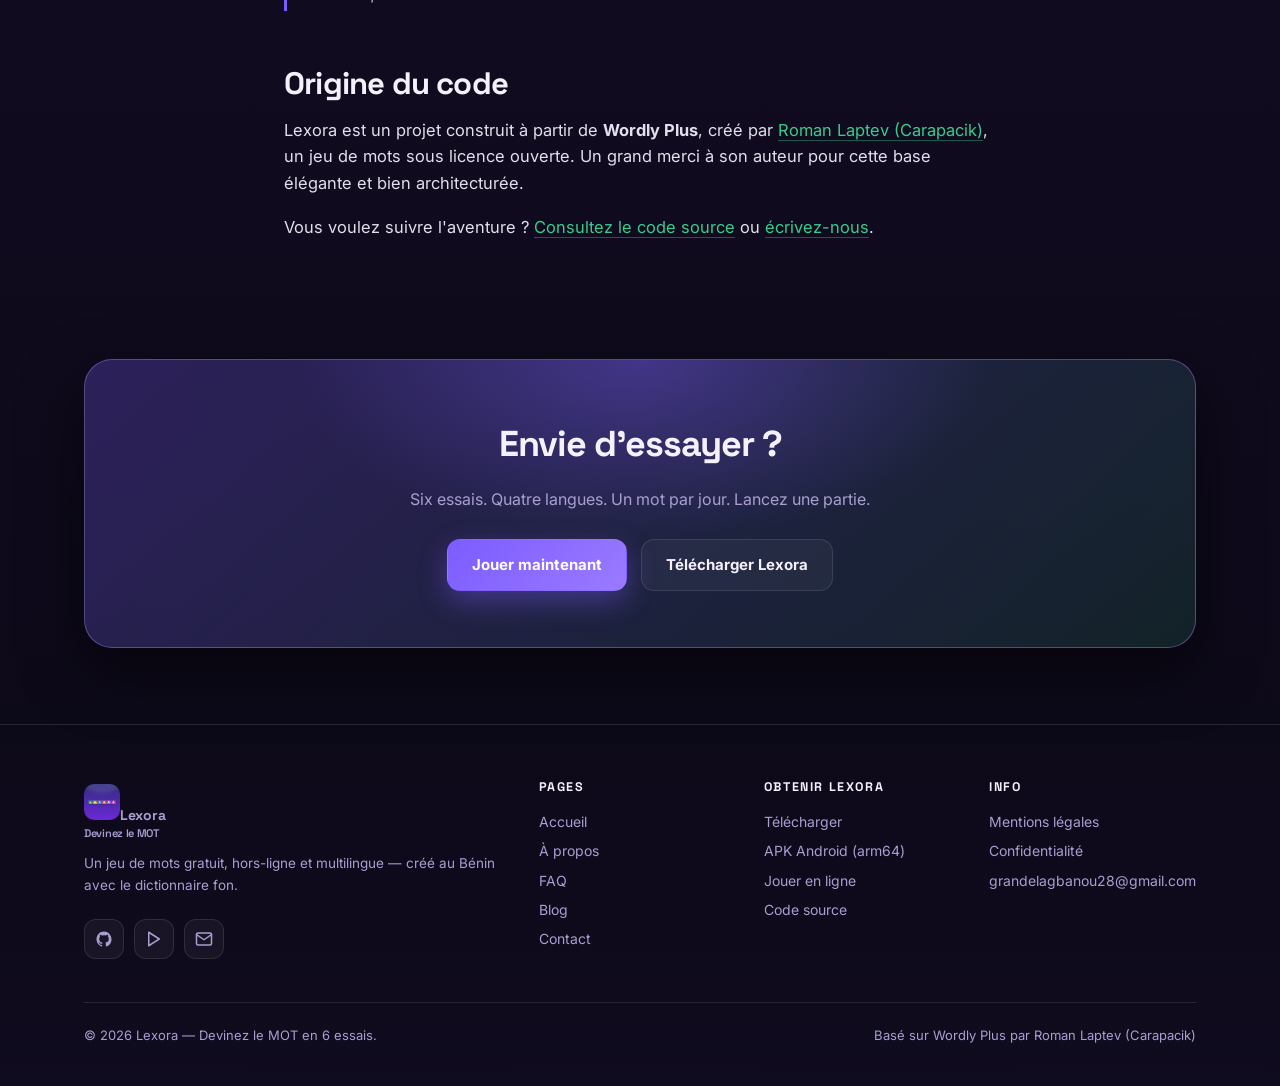
<file: landing/a-propos.html>
<!DOCTYPE html>
<html lang="fr">
<head>
  <meta charset="UTF-8">
  <meta name="viewport" content="width=device-width, initial-scale=1.0">
  <title>À propos de Lexora — un jeu de mots qui honore les langues</title>
  <meta name="description" content="L'histoire de Lexora : un jeu de mots lancé au Bénin avec le dictionnaire fon aux côtés du français, de l'anglais et du russe. Nos engagements : hors-ligne, privé, gratuit et open source.">
  <meta name="robots" content="index, follow">
  <link rel="canonical" href="https://lexora-landing-one.vercel.app/a-propos.html">
  <meta name="theme-color" content="#0b0816">

  <meta property="og:type" content="website">
  <meta property="og:site_name" content="Lexora">
  <meta property="og:locale" content="fr_FR">
  <meta property="og:title" content="À propos de Lexora">
  <meta property="og:description" content="Un jeu de mots lancé au Bénin, avec le dictionnaire fon au cœur du projet. Hors-ligne, privé, gratuit et open source.">
  <meta property="og:url" content="https://lexora-landing-one.vercel.app/a-propos.html">
  <meta property="og:image" content="https://lexora-landing-one.vercel.app/assets/og-image.png">
  <meta name="twitter:card" content="summary_large_image">

  <link rel="icon" type="image/png" href="Icon-512.png">
  <link rel="icon" type="image/svg+xml" href="assets/favicon.svg">
  <link rel="apple-touch-icon" href="assets/apple-touch-icon.png">
  <link rel="manifest" href="manifest.webmanifest">
  <link rel="preconnect" href="https://fonts.googleapis.com">
  <link rel="preconnect" href="https://fonts.gstatic.com" crossorigin>
  <link href="https://fonts.googleapis.com/css2?family=Inter:wght@400;500;600;700&family=Space+Grotesk:wght@500;700&display=swap" rel="stylesheet">
  <link rel="stylesheet" href="assets/lexora.css">
</head>
<body>

<nav class="site">
  <div class="wrap">
    <a class="brand" href="index.html">
      <img src="Icon-512.png" alt="Logo Lexora">
      <span>Lexora<small>Devinez le MOT</small></span>
    </a>
    <div class="nav-links" id="navLinks">
      <a href="index.html" data-page="index">Accueil</a>
      <a href="a-propos.html" data-page="a-propos">À propos</a>
      <a href="faq.html" data-page="faq">FAQ</a>
      <a href="blog/" data-page="blog">Blog</a>
      <a href="telecharger.html" data-page="telecharger">Télécharger</a>
      <a href="contact.html" data-page="contact">Contact</a>
      <a class="btn accent" href="https://lexora-neon-one.vercel.app/" target="_blank" rel="noopener">Jouer maintenant</a>
    </div>
    <button class="nav-burger" id="navBurger" aria-label="Ouvrir le menu" aria-expanded="false">
      <svg width="22" height="22" viewBox="0 0 24 24" fill="none" stroke="currentColor" stroke-width="2" stroke-linecap="round"><line x1="3" y1="7" x2="21" y2="7"/><line x1="3" y1="12" x2="21" y2="12"/><line x1="3" y1="17" x2="21" y2="17"/></svg>
    </button>
  </div>
</nav>

<header class="hero page wrap reveal">
  <span class="tag violet">Histoire &amp; valeurs</span>
  <h1 style="margin-top:16px;">À propos de <span class="grad">Lexora</span></h1>
  <p class="sub">Un petit jeu de mots, une grande ambition : donner envie de jouer avec les langues du monde — du français au fon.</p>
</header>

<section class="section">
  <div class="wrap prose">

    <h2>L'histoire du projet</h2>
    <p>Lexora est né d'une idée simple : et si le jeu de mots le plus joué au monde pouvait se jouer dans de vraies langues locales ? Le projet a démarré au Bénin, avec l'envie d'intégrer le <strong>fongbè</strong> — la langue fon — aux côtés du français, de l'anglais et du russe.</p>
    <p>Le jeu s'appuie sur le principe du mot mystère en six essais : une seule bonne réponse par jour, des indices de couleur, et une communauté qui partage ses résultats. Lexora ajoute à ce plaisir une dimension éditoriale rare : des dictionnaires « vivants », entretenus et ouverts.</p>

    <h2>Quatre langues, quatre dictionnaires</h2>
    <p>Lexora embarque aujourd'hui quatre dictionnaires : le <strong>français</strong>, l'<strong>anglais</strong>, le <strong>fon (fɔngbè)</strong> et le <strong>russe</strong>. Changer de dictionnaire se fait en un geste depuis les réglages, sans perdre vos statistiques. L'interface elle-même est traduite dans ces quatre langues.</p>
    <p>Le dictionnaire fon est ce qui rend Lexora singulier : faire jouer une langue parlée par des millions de personnes, souvent transmise à l'oral, et l'installer au cœur d'un jeu quotidien, c'est une façon joyeuse de la visibiliser.</p>

    <h2>Nos engagements</h2>
    <h3>Hors-ligne par défaut</h3>
    <p>Une fois installé, Lexora fonctionne sans connexion. Vos parties et vos statistiques restent sur votre appareil.</p>
    <h3>Respect de la vie privée</h3>
    <p>Pas de compte, pas de publicité, pas de données envoyées. L'application ne demande aucune permission superflue.</p>
    <h3>Gratuit, construit en sources ouvertes</h3>
    <p>Lexora est gratuit et son code source est public. Vous pouvez vérifier, contribuer et proposer de nouveaux mots. Consultez notre <a href="confidentialite.html">politique de confidentialité</a>.</p>

    <blockquote>« Une langue se joue, se pratique, se célèbre. Lexora invite le fɔngbè dans vos six essais quotidiens. »</blockquote>

    <h2>Origine du code</h2>
    <p>Lexora est un projet construit à partir de <strong>Wordly Plus</strong>, créé par <a href="https://carapacik.github.io" target="_blank" rel="noopener">Roman Laptev (Carapacik)</a>, un jeu de mots sous licence ouverte. Un grand merci à son auteur pour cette base élégante et bien architecturée.</p>
    <p>Vous voulez suivre l'aventure ? <a href="https://github.com/grandelagbanou28-gif/Lexora" target="_blank" rel="noopener">Consultez le code source</a> ou <a href="contact.html">écrivez-nous</a>.</p>

  </div>
</section>

<div class="wrap">
  <div class="band reveal">
    <h2>Envie d'essayer ?</h2>
    <p>Six essais. Quatre langues. Un mot par jour. Lancez une partie.</p>
    <div class="cta">
      <a class="btn accent" href="https://lexora-neon-one.vercel.app/" target="_blank" rel="noopener">Jouer maintenant</a>
      <a class="btn ghost" href="telecharger.html">Télécharger Lexora</a>
    </div>
  </div>
</div>

<footer class="site">
  <div class="wrap">
    <div class="grid">
      <div>
        <a class="brand" href="index.html"><img src="Icon-512.png" alt="Logo Lexora"><span>Lexora<small>Devinez le MOT</small></span></a>
        <p style="margin-top:14px;">Un jeu de mots gratuit, hors-ligne et multilingue — créé au Bénin avec le dictionnaire fon.</p>
        <div class="socials">
          <a href="https://github.com/grandelagbanou28-gif/Lexora" target="_blank" rel="noopener" aria-label="GitHub">
            <svg viewBox="0 0 24 24" fill="currentColor"><path d="M12 2C6.48 2 2 6.58 2 12.25c0 4.53 2.87 8.37 6.84 9.73.5.09.68-.22.68-.49v-1.7c-2.78.62-3.37-1.37-3.37-1.37-.45-1.18-1.11-1.5-1.11-1.5-.91-.63.07-.62.07-.62 1 .07 1.53 1.06 1.53 1.06.9 1.57 2.36 1.12 2.94.85.09-.66.35-1.11.63-1.37-2.22-.26-4.56-1.14-4.56-5.07 0-1.12.39-2.03 1.03-2.75-.1-.26-.45-1.3.1-2.7 0 0 .84-.28 2.75 1.05A9.36 9.36 0 0 1 12 6.92c.85 0 1.71.12 2.51.34 1.91-1.33 2.75-1.05 2.75-1.05.55 1.4.2 2.44.1 2.7.64.72 1.03 1.63 1.03 2.75 0 3.94-2.34 4.8-4.57 5.06.36.31.68.93.68 1.88v2.79c0 .27.18.59.69.49A10.02 10.02 0 0 0 22 12.25C22 6.58 17.52 2 12 2z"/></svg>
          </a>
          <a href="https://lexora-neon-one.vercel.app/" target="_blank" rel="noopener" aria-label="Jouer en ligne">
            <svg viewBox="0 0 24 24" fill="none" stroke="currentColor" stroke-width="2" stroke-linecap="round" stroke-linejoin="round"><polygon points="5 3 19 12 5 21 5 3"/></svg>
          </a>
          <a href="mailto:grandelagbanou28@gmail.com" aria-label="Email">
            <svg viewBox="0 0 24 24" fill="none" stroke="currentColor" stroke-width="2" stroke-linecap="round" stroke-linejoin="round"><path d="M4 4h16a2 2 0 0 1 2 2v12a2 2 0 0 1-2 2H4a2 2 0 0 1-2-2V6a2 2 0 0 1 2-2z"/><polyline points="22,6 12,13 2,6"/></svg>
          </a>
        </div>
      </div>
      <div>
        <h4>Pages</h4>
        <a href="index.html">Accueil</a>
        <a href="a-propos.html">À propos</a>
        <a href="faq.html">FAQ</a>
        <a href="blog/">Blog</a>
        <a href="contact.html">Contact</a>
      </div>
      <div>
        <h4>Obtenir Lexora</h4>
        <a href="telecharger.html">Télécharger</a>
        <a href="https://github.com/grandelagbanou28-gif/Lexora/releases/download/android-arm64/Lexora-arm64.apk" target="_blank" rel="noopener">APK Android (arm64)</a>
        <a href="https://lexora-neon-one.vercel.app/" target="_blank" rel="noopener">Jouer en ligne</a>
        <a href="https://github.com/grandelagbanou28-gif/Lexora" target="_blank" rel="noopener">Code source</a>
      </div>
      <div>
        <h4>Info</h4>
        <a href="mentions-legales.html">Mentions légales</a>
        <a href="confidentialite.html">Confidentialité</a>
        <a href="mailto:grandelagbanou28@gmail.com">grandelagbanou28@gmail.com</a>
      </div>
    </div>
    <div class="bottom">
      <span>&copy; <span class="year">2026</span> Lexora — Devinez le MOT en 6 essais.</span>
      <span>Basé sur Wordly Plus par Roman Laptev (Carapacik)</span>
    </div>
  </div>
</footer>

<button class="backtotop" id="backToTop" aria-label="Remonter en haut">
  <svg width="18" height="18" viewBox="0 0 24 24" fill="none" stroke="currentColor" stroke-width="2.4" stroke-linecap="round" stroke-linejoin="round"><polyline points="18 15 12 9 6 15"/></svg>
</button>

<script src="assets/lexora.js"></script>
</body>
</html>
</file>
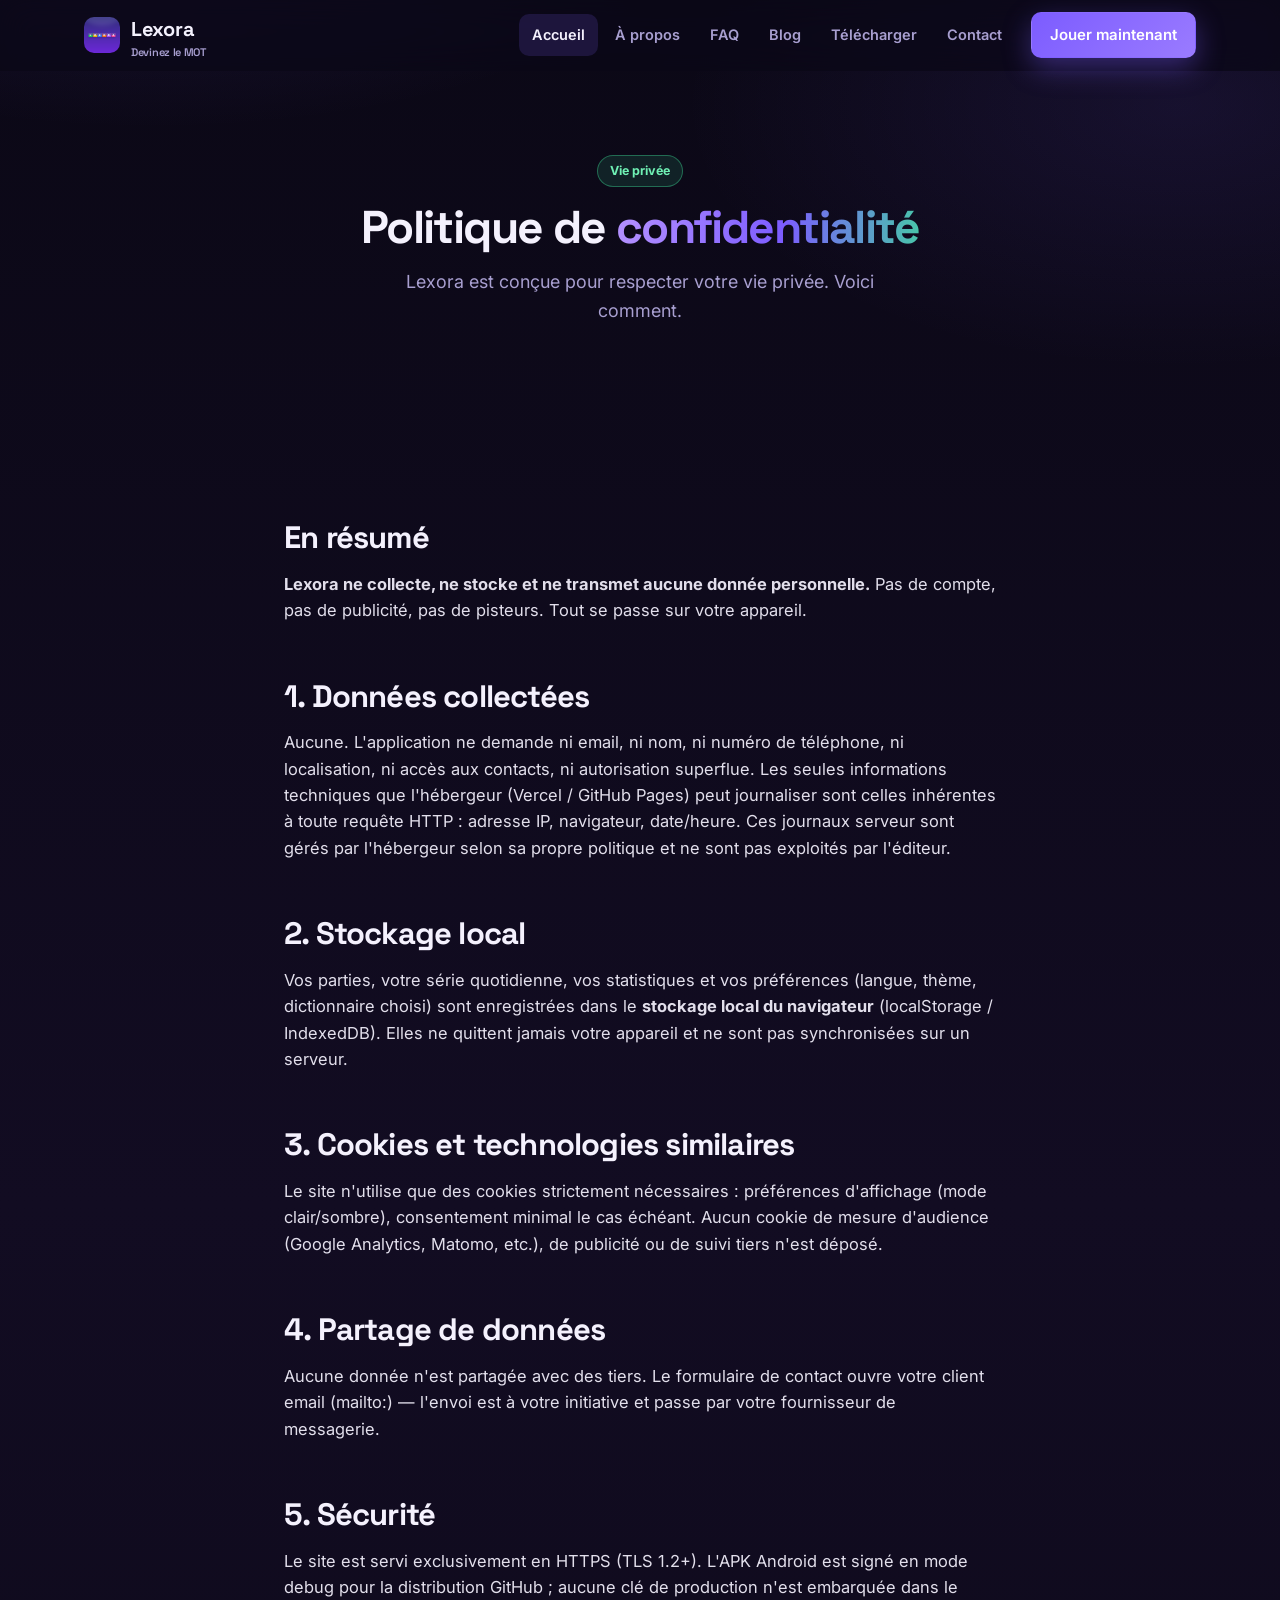
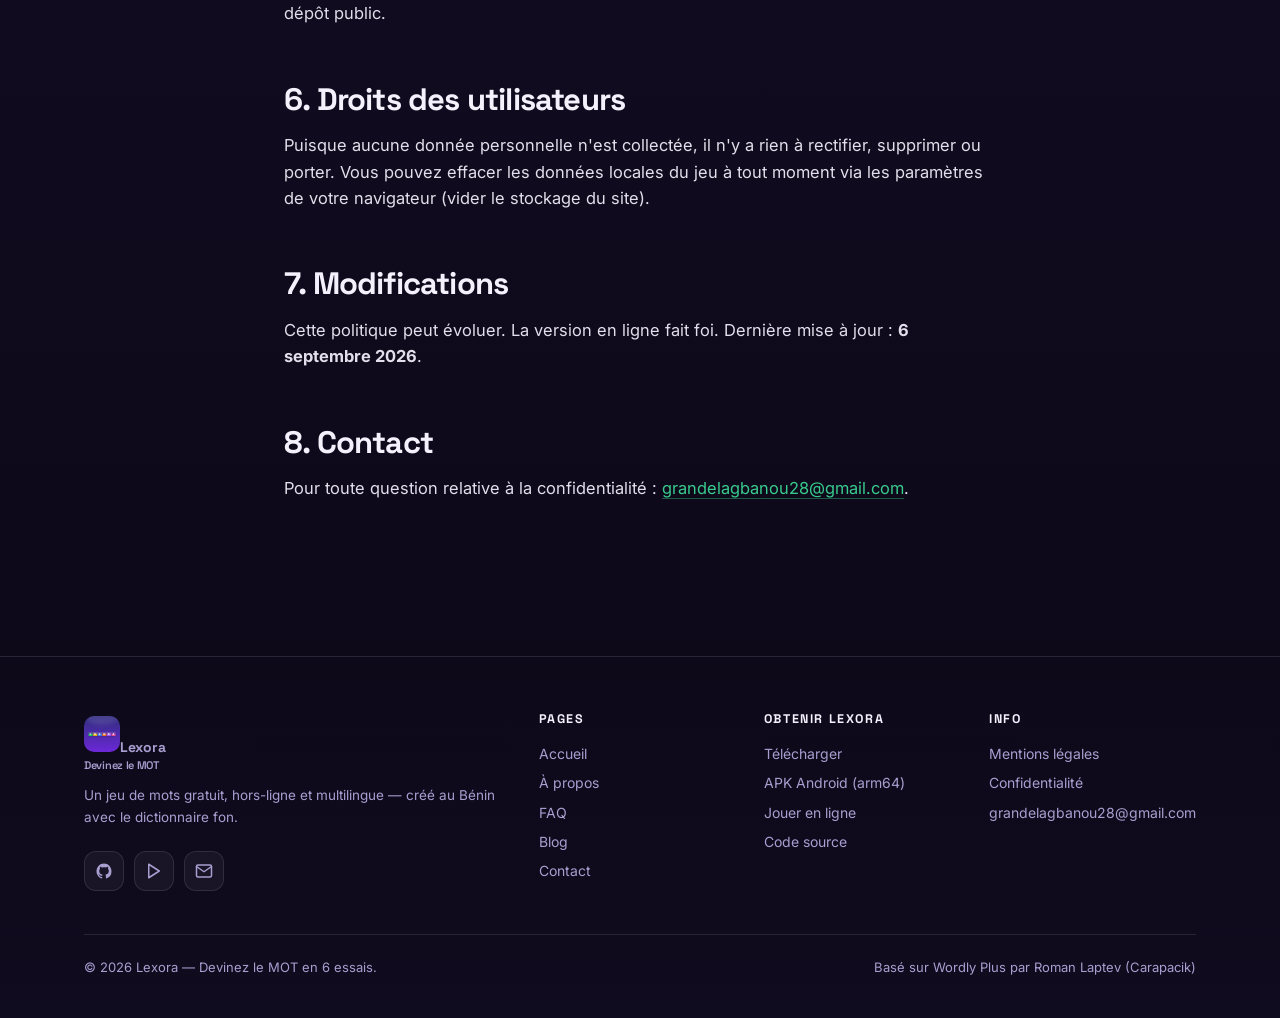
<file: landing/confidentialite.html>
<!DOCTYPE html>
<html lang="fr">
<head>
  <meta charset="UTF-8">
  <meta name="viewport" content="width=device-width, initial-scale=1.0">
  <title>Politique de confidentialité — Lexora</title>
  <meta name="description" content="Politique de confidentialité de Lexora : aucune collecte de données personnelles, stockage local uniquement, pas de publicité, pas de trackers.">
  <meta name="robots" content="index, follow">
  <link rel="canonical" href="https://lexora-landing-one.vercel.app/confidentialite.html">
  <meta name="theme-color" content="#0b0816">
  <meta property="og:type" content="website">
  <meta property="og:site_name" content="Lexora">
  <meta property="og:locale" content="fr_FR">
  <meta property="og:title" content="Politique de confidentialité — Lexora">
  <meta property="og:description" content="Lexora ne collecte aucune donnée personnelle. Vos parties restent sur votre appareil.">
  <meta property="og:url" content="https://lexora-landing-one.vercel.app/confidentialite.html">
  <meta property="og:image" content="https://lexora-landing-one.vercel.app/assets/og-image.png">
  <meta name="twitter:card" content="summary_large_image">
  <link rel="icon" type="image/png" href="Icon-512.png">
  <link rel="icon" type="image/svg+xml" href="assets/favicon.svg">
  <link rel="apple-touch-icon" href="assets/apple-touch-icon.png">
  <link rel="manifest" href="manifest.webmanifest">
  <link rel="preconnect" href="https://fonts.googleapis.com">
  <link rel="preconnect" href="https://fonts.gstatic.com" crossorigin>
  <link href="https://fonts.googleapis.com/css2?family=Inter:wght@400;500;600;700&family=Space+Grotesk:wght@500;700&display=swap" rel="stylesheet">
  <link rel="stylesheet" href="assets/lexora.css">
</head>
<body>

<nav class="site">
  <div class="wrap">
    <a class="brand" href="index.html">
      <img src="Icon-512.png" alt="Logo Lexora">
      <span>Lexora<small>Devinez le MOT</small></span>
    </a>
    <div class="nav-links" id="navLinks">
      <a href="index.html" data-page="index">Accueil</a>
      <a href="a-propos.html" data-page="a-propos">À propos</a>
      <a href="faq.html" data-page="faq">FAQ</a>
      <a href="blog/" data-page="blog">Blog</a>
      <a href="telecharger.html" data-page="telecharger">Télécharger</a>
      <a href="contact.html" data-page="contact">Contact</a>
      <a class="btn accent" href="https://lexora-neon-one.vercel.app/" target="_blank" rel="noopener">Jouer maintenant</a>
    </div>
    <button class="nav-burger" id="navBurger" aria-label="Ouvrir le menu" aria-expanded="false">
      <svg width="22" height="22" viewBox="0 0 24 24" fill="none" stroke="currentColor" stroke-width="2" stroke-linecap="round"><line x1="3" y1="7" x2="21" y2="7"/><line x1="3" y1="12" x2="21" y2="12"/><line x1="3" y1="17" x2="21" y2="17"/></svg>
    </button>
  </div>
</nav>

<header class="hero page wrap reveal">
  <span class="tag green">Vie privée</span>
  <h1 style="margin-top:16px;">Politique de <span class="grad">confidentialité</span></h1>
  <p class="sub">Lexora est conçue pour respecter votre vie privée. Voici comment.</p>
</header>

<section class="section">
  <div class="wrap prose">

    <h2>En résumé</h2>
    <p><strong>Lexora ne collecte, ne stocke et ne transmet aucune donnée personnelle.</strong> Pas de compte, pas de publicité, pas de pisteurs. Tout se passe sur votre appareil.</p>

    <h2>1. Données collectées</h2>
    <p>Aucune. L'application ne demande ni email, ni nom, ni numéro de téléphone, ni localisation, ni accès aux contacts, ni autorisation superflue. Les seules informations techniques que l'hébergeur (Vercel / GitHub Pages) peut journaliser sont celles inhérentes à toute requête HTTP : adresse IP, navigateur, date/heure. Ces journaux serveur sont gérés par l'hébergeur selon sa propre politique et ne sont pas exploités par l'éditeur.</p>

    <h2>2. Stockage local</h2>
    <p>Vos parties, votre série quotidienne, vos statistiques et vos préférences (langue, thème, dictionnaire choisi) sont enregistrées dans le <strong>stockage local du navigateur</strong> (localStorage / IndexedDB). Elles ne quittent jamais votre appareil et ne sont pas synchronisées sur un serveur.</p>

    <h2>3. Cookies et technologies similaires</h2>
    <p>Le site n'utilise que des cookies strictement nécessaires : préférences d'affichage (mode clair/sombre), consentement minimal le cas échéant. Aucun cookie de mesure d'audience (Google Analytics, Matomo, etc.), de publicité ou de suivi tiers n'est déposé.</p>

    <h2>4. Partage de données</h2>
    <p>Aucune donnée n'est partagée avec des tiers. Le formulaire de contact ouvre votre client email (mailto:) — l'envoi est à votre initiative et passe par votre fournisseur de messagerie.</p>

    <h2>5. Sécurité</h2>
    <p>Le site est servi exclusivement en HTTPS (TLS 1.2+). L'APK Android est signé en mode debug pour la distribution GitHub ; aucune clé de production n'est embarquée dans le dépôt public.</p>

    <h2>6. Droits des utilisateurs</h2>
    <p>Puisque aucune donnée personnelle n'est collectée, il n'y a rien à rectifier, supprimer ou porter. Vous pouvez effacer les données locales du jeu à tout moment via les paramètres de votre navigateur (vider le stockage du site).</p>

    <h2>7. Modifications</h2>
    <p>Cette politique peut évoluer. La version en ligne fait foi. Dernière mise à jour : <strong>6 septembre 2026</strong>.</p>

    <h2>8. Contact</h2>
    <p>Pour toute question relative à la confidentialité : <a href="mailto:grandelagbanou28@gmail.com">grandelagbanou28@gmail.com</a>.</p>

  </div>
</section>

<footer class="site">
  <div class="wrap">
    <div class="grid">
      <div>
        <a class="brand" href="index.html"><img src="Icon-512.png" alt="Logo Lexora"><span>Lexora<small>Devinez le MOT</small></span></a>
        <p style="margin-top:14px;">Un jeu de mots gratuit, hors-ligne et multilingue — créé au Bénin avec le dictionnaire fon.</p>
        <div class="socials">
          <a href="https://github.com/grandelagbanou28-gif/Lexora" target="_blank" rel="noopener" aria-label="GitHub">
            <svg viewBox="0 0 24 24" fill="currentColor"><path d="M12 2C6.48 2 2 6.58 2 12.25c0 4.53 2.87 8.37 6.84 9.73.5.09.68-.22.68-.49v-1.7c-2.78.62-3.37-1.37-3.37-1.37-.45-1.18-1.11-1.5-1.11-1.5-.91-.63.07-.62.07-.62 1 .07 1.53 1.06 1.53 1.06.9 1.57 2.36 1.12 2.94.85.09-.66.35-1.11.63-1.37-2.22-.26-4.56-1.14-4.56-5.07 0-1.12.39-2.03 1.03-2.75-.1-.26-.45-1.3.1-2.7 0 0 .84-.28 2.75 1.05A9.36 9.36 0 0 1 12 6.92c.85 0 1.71.12 2.51.34 1.91-1.33 2.75-1.05 2.75-1.05.55 1.4.2 2.44.1 2.7.64.72 1.03 1.63 1.03 2.75 0 3.94-2.34 4.8-4.57 5.06.36.31.68.93.68 1.88v2.79c0 .27.18.59.69.49A10.02 10.02 0 0 0 22 12.25C22 6.58 17.52 2 12 2z"/></svg>
          </a>
          <a href="https://lexora-neon-one.vercel.app/" target="_blank" rel="noopener" aria-label="Jouer en ligne">
            <svg viewBox="0 0 24 24" fill="none" stroke="currentColor" stroke-width="2" stroke-linecap="round" stroke-linejoin="round"><polygon points="5 3 19 12 5 21 5 3"/></svg>
          </a>
          <a href="mailto:grandelagbanou28@gmail.com" aria-label="Email">
            <svg viewBox="0 0 24 24" fill="none" stroke="currentColor" stroke-width="2" stroke-linecap="round" stroke-linejoin="round"><path d="M4 4h16a2 2 0 0 1 2 2v12a2 2 0 0 1-2 2H4a2 2 0 0 1-2-2V6a2 2 0 0 1 2-2z"/><polyline points="22,6 12,13 2,6"/></svg>
          </a>
        </div>
      </div>
      <div>
        <h4>Pages</h4>
        <a href="index.html">Accueil</a>
        <a href="a-propos.html">À propos</a>
        <a href="faq.html">FAQ</a>
        <a href="blog/">Blog</a>
        <a href="contact.html">Contact</a>
      </div>
      <div>
        <h4>Obtenir Lexora</h4>
        <a href="telecharger.html">Télécharger</a>
        <a href="https://github.com/grandelagbanou28-gif/Lexora/releases/download/android-arm64/Lexora-arm64.apk" target="_blank" rel="noopener">APK Android (arm64)</a>
        <a href="https://lexora-neon-one.vercel.app/" target="_blank" rel="noopener">Jouer en ligne</a>
        <a href="https://github.com/grandelagbanou28-gif/Lexora" target="_blank" rel="noopener">Code source</a>
      </div>
      <div>
        <h4>Info</h4>
        <a href="mentions-legales.html">Mentions légales</a>
        <a href="confidentialite.html">Confidentialité</a>
        <a href="mailto:grandelagbanou28@gmail.com">grandelagbanou28@gmail.com</a>
      </div>
    </div>
    <div class="bottom">
      <span>&copy; <span class="year">2026</span> Lexora — Devinez le MOT en 6 essais.</span>
      <span>Basé sur Wordly Plus par Roman Laptev (Carapacik)</span>
    </div>
  </div>
</footer>

<button class="backtotop" id="backToTop" aria-label="Remonter en haut">
  <svg width="18" height="18" viewBox="0 0 24 24" fill="none" stroke="currentColor" stroke-width="2.4" stroke-linecap="round" stroke-linejoin="round"><polyline points="18 15 12 9 6 15"/></svg>
</button>

<script src="assets/lexora.js"></script>
</body>
</html>
</file>
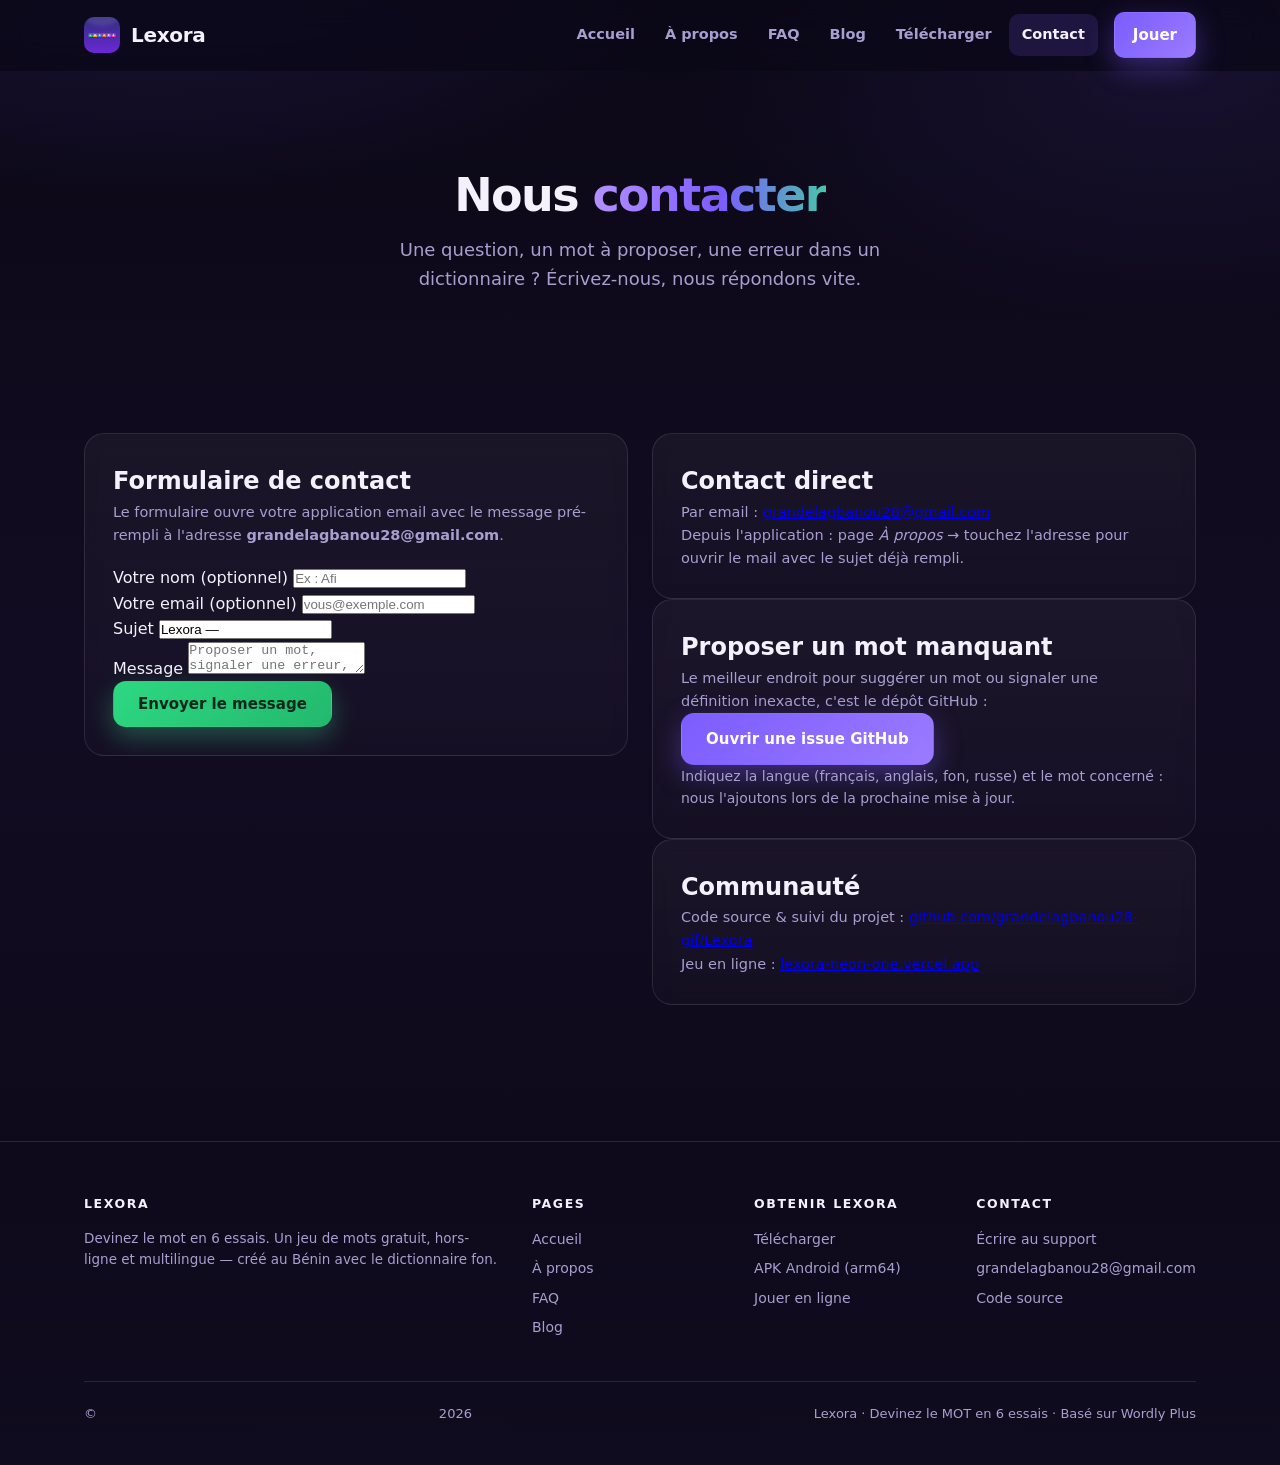
<file: landing/contact.html>
<!DOCTYPE html>
<html lang="fr">
<head>
  <meta charset="UTF-8">
  <meta name="viewport" content="width=device-width, initial-scale=1.0">
  <meta name="description" content="Contactez l'équipe Lexora : proposer un mot, signaler une erreur, poser une question. Réponse rapide par email.">
  <meta name="theme-color" content="#18122b">
  <title>Contact — Lexora</title>
  <link rel="icon" href="Icon-512.png">
  <link rel="stylesheet" href="assets/lexora.css">
</head>
<body>

<nav class="site">
  <div class="wrap">
    <a class="brand" href="index.html"><img src="Icon-512.png" alt="">Lexora</a>
    <div class="nav-links">
      <a href="index.html">Accueil</a>
      <a href="a-propos.html">À propos</a>
      <a href="faq.html">FAQ</a>
      <a href="blog/">Blog</a>
      <a href="telecharger.html">Télécharger</a>
      <a class="active" href="contact.html">Contact</a>
      <a class="btn accent btn-accent" href="https://lexora-neon-one.vercel.app/" target="_blank" rel="noopener">Jouer</a>
    </div>
  </div>
</nav>

<header class="hero page wrap">
  <h1>Nous <span class="grad">contacter</span></h1>
  <p class="sub">Une question, un mot à proposer, une erreur dans un dictionnaire ? Écrivez-nous, nous répondons vite.</p>
</header>

<section class="section">
  <div class="wrap two-col">

    <div>
      <div class="card">
        <h2>Formulaire de contact</h2>
        <p style="margin-bottom:18px;">Le formulaire ouvre votre application email avec le message pré-rempli à l'adresse <strong>grandelagbanou28@gmail.com</strong>.</p>
        <form class="contact" id="contactForm">
          <div>
            <label for="name">Votre nom (optionnel)</label>
            <input type="text" id="name" name="name" placeholder="Ex : Afi">
          </div>
          <div>
            <label for="email">Votre email (optionnel)</label>
            <input type="email" id="email" name="email" placeholder="vous@exemple.com">
          </div>
          <div>
            <label for="subject">Sujet</label>
            <input type="text" id="subject" name="subject" value="Lexora —" required>
          </div>
          <div>
            <label for="message">Message</label>
            <textarea id="message" name="message" placeholder="Proposer un mot, signaler une erreur, poser une question…" required></textarea>
          </div>
          <button class="btn green" type="submit">Envoyer le message</button>
        </form>
      </div>
    </div>

    <div>
      <div class="card">
        <h2>Contact direct</h2>
        <p>Par email : <a href="mailto:grandelagbanou28@gmail.com">grandelagbanou28@gmail.com</a></p>
        <p>Depuis l'application : page <em>À propos</em> &rarr; touchez l'adresse pour ouvrir le mail avec le sujet déjà rempli.</p>
      </div>

      <div class="card">
        <h2>Proposer un mot manquant</h2>
        <p>Le meilleur endroit pour suggérer un mot ou signaler une définition inexacte, c'est le dépôt GitHub :</p>
        <p><a class="btn accent" href="https://github.com/grandelagbanou28-gif/Lexora/issues" target="_blank" rel="noopener">Ouvrir une issue GitHub</a></p>
        <p style="font-size:14px;">Indiquez la langue (français, anglais, fon, russe) et le mot concerné : nous l'ajoutons lors de la prochaine mise à jour.</p>
      </div>

      <div class="card">
        <h2>Communauté</h2>
        <p>Code source &amp; suivi du projet : <a href="https://github.com/grandelagbanou28-gif/Lexora" target="_blank" rel="noopener">github.com/grandelagbanou28-gif/Lexora</a></p>
        <p>Jeu en ligne : <a href="https://lexora-neon-one.vercel.app/" target="_blank" rel="noopener">lexora-neon-one.vercel.app</a></p>
      </div>
    </div>

  </div>
</section>

<footer class="site">
  <div class="wrap">
    <div class="grid">
      <div>
        <h4>Lexora</h4>
        <p>Devinez le mot en 6 essais. Un jeu de mots gratuit, hors-ligne et multilingue — créé au B&eacute;nin avec le dictionnaire fon.</p>
      </div>
      <div>
        <h4>Pages</h4>
        <a href="index.html">Accueil</a>
        <a href="a-propos.html">À propos</a>
        <a href="faq.html">FAQ</a>
        <a href="blog/">Blog</a>
      </div>
      <div>
        <h4>Obtenir Lexora</h4>
        <a href="telecharger.html">Télécharger</a>
        <a href="https://github.com/grandelagbanou28-gif/Lexora/releases/download/android-arm64/Lexora-arm64.apk" target="_blank" rel="noopener">APK Android (arm64)</a>
        <a href="https://lexora-neon-one.vercel.app/" target="_blank" rel="noopener">Jouer en ligne</a>
      </div>
      <div>
        <h4>Contact</h4>
        <a href="contact.html">Écrire au support</a>
        <a href="mailto:grandelagbanou28@gmail.com">grandelagbanou28@gmail.com</a>
        <a href="https://github.com/grandelagbanou28-gif/Lexora" target="_blank" rel="noopener">Code source</a>
      </div>
    </div>
    <div class="bottom">&copy; <span class="year">2026</span> Lexora &middot; Devinez le MOT en 6 essais &middot; Bas&eacute; sur Wordly Plus</div>
  </div>
</footer>

<script src="assets/lexora.js"></script>
</body>
</html>
</file>
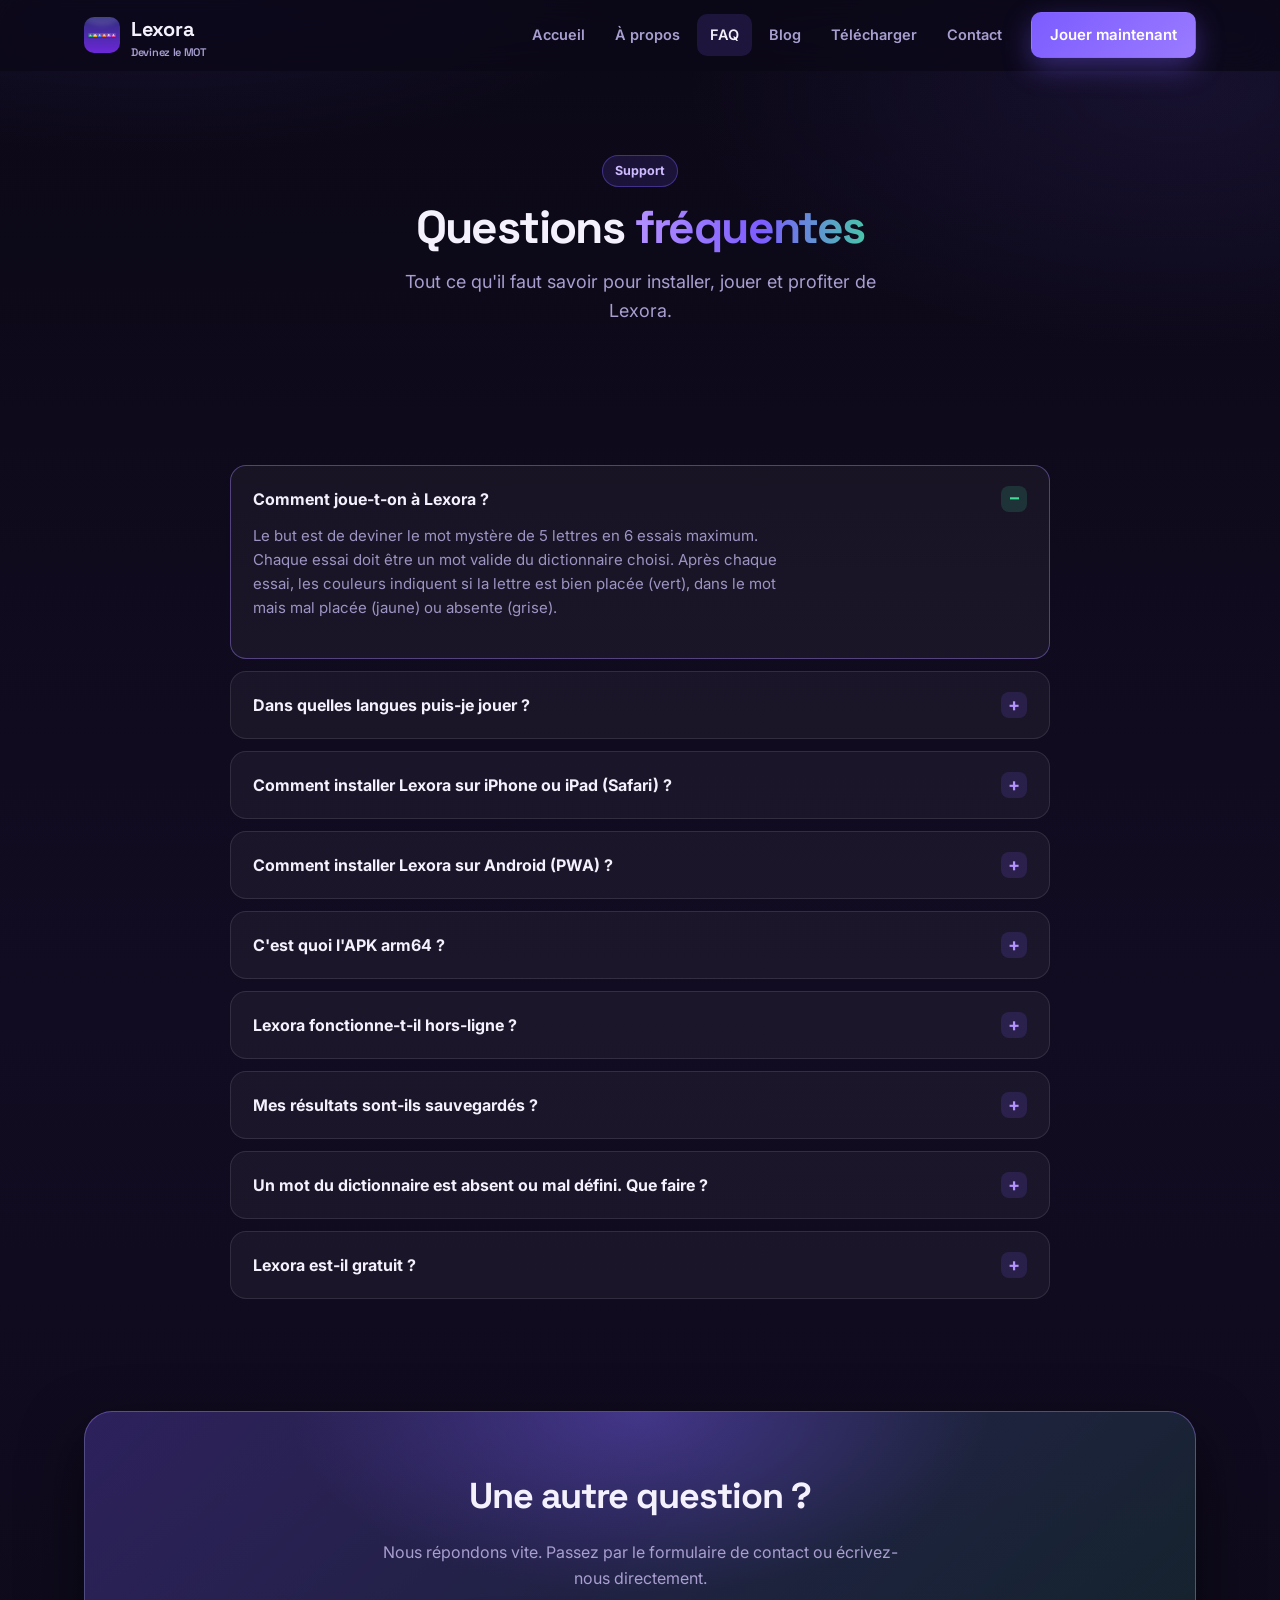
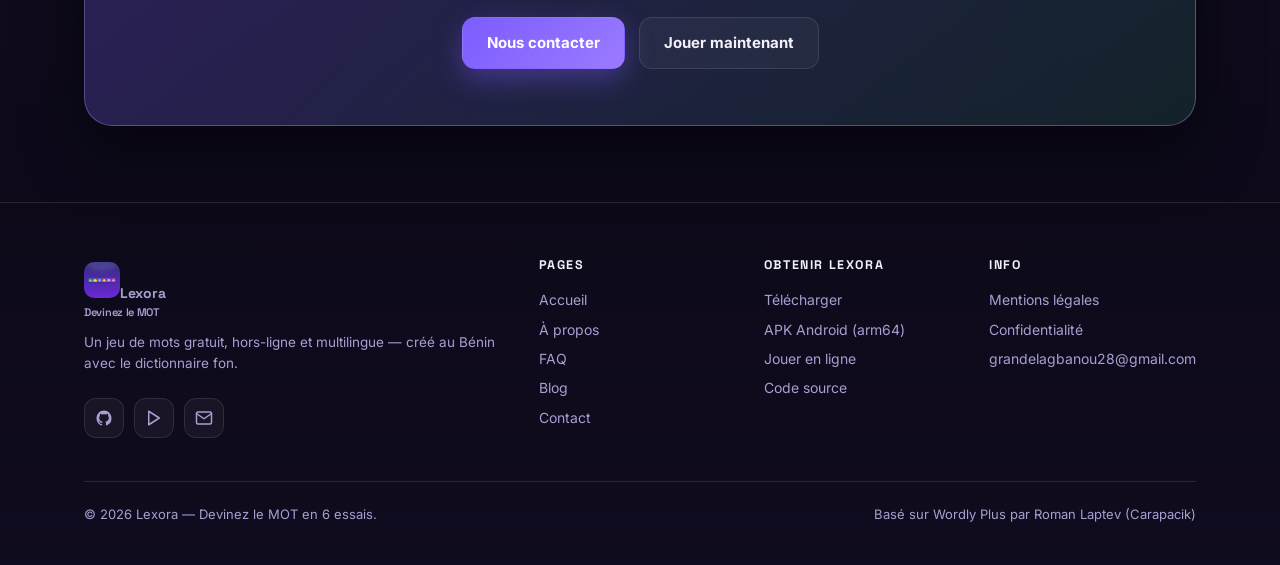
<file: landing/faq.html>
<!DOCTYPE html>
<html lang="fr">
<head>
  <meta charset="UTF-8">
  <meta name="viewport" content="width=device-width, initial-scale=1.0">
  <title>FAQ — Conseils d'installation et de jeu | Lexora</title>
  <meta name="description" content="Les réponses à vos questions sur Lexora : règles du jeu, installation PWA sur iPhone/Android, APK arm64, dictionnaires (français, anglais, fon, russe), hors-ligne, vie privée et proposition de mots.">
  <meta name="robots" content="index, follow">
  <link rel="canonical" href="https://lexora-landing-one.vercel.app/faq.html">
  <meta name="theme-color" content="#0b0816">

  <meta property="og:type" content="website">
  <meta property="og:site_name" content="Lexora">
  <meta property="og:locale" content="fr_FR">
  <meta property="og:title" content="FAQ — Lexora">
  <meta property="og:description" content="Installation PWA, APK arm64, règles du jeu, langues et vie privée : les réponses aux questions fréquentes.">
  <meta property="og:url" content="https://lexora-landing-one.vercel.app/faq.html">
  <meta property="og:image" content="https://lexora-landing-one.vercel.app/assets/og-image.png">
  <meta name="twitter:card" content="summary_large_image">

  <link rel="icon" type="image/png" href="Icon-512.png">
  <link rel="icon" type="image/svg+xml" href="assets/favicon.svg">
  <link rel="apple-touch-icon" href="assets/apple-touch-icon.png">
  <link rel="manifest" href="manifest.webmanifest">
  <link rel="preconnect" href="https://fonts.googleapis.com">
  <link rel="preconnect" href="https://fonts.gstatic.com" crossorigin>
  <link href="https://fonts.googleapis.com/css2?family=Inter:wght@400;500;600;700&family=Space+Grotesk:wght@500;700&display=swap" rel="stylesheet">
  <link rel="stylesheet" href="assets/lexora.css">

  <script type="application/ld+json">
  {
    "@context": "https://schema.org",
    "@type": "FAQPage",
    "mainEntity": [
      {
        "@type": "Question",
        "name": "Comment joue-t-on à Lexora ?",
        "acceptedAnswer": { "@type": "Answer", "text": "Le but est de deviner le mot mystère de 5 lettres en 6 essais maximum. Chaque essai doit être un mot valide du dictionnaire choisi. Après chaque essai, les couleurs indiquent si la lettre est bien placée (vert), dans le mot mais mal placée (jaune), ou absente (gris)." }
      },
      {
        "@type": "Question",
        "name": "Dans quelles langues puis-je jouer ?",
        "acceptedAnswer": { "@type": "Answer", "text": "Lexora propose quatre dictionnaires : le français, l'anglais, le fon (fɔngbè) et le russe. L'interface est elle aussi traduite dans ces quatre langues, le choix se fait dans les réglages." }
      },
      {
        "@type": "Question",
        "name": "Comment installer Lexora sur iPhone ou iPad (Safari) ?",
        "acceptedAnswer": { "@type": "Answer", "text": "Ouvrez Lexora dans Safari, appuyez sur Partager, choisissez Sur l'écran d'accueil puis Ajouter. Lexora apparaîtra sur votre écran d'accueil comme une application native." }
      },
      {
        "@type": "Question",
        "name": "Comment installer Lexora sur Android (PWA) ?",
        "acceptedAnswer": { "@type": "Answer", "text": "Ouvrez Lexora dans Chrome, appuyez sur le menu, puis Ajouter à l'écran d'accueil et confirmez avec Installer. Le jeu se lance ensuite en plein écran, même hors-ligne." }
      },
      {
        "@type": "Question",
        "name": "C'est quoi l'APK arm64 ?",
        "acceptedAnswer": { "@type": "Answer", "text": "C'est le fichier d'installation Android officiel de Lexora, optimisé pour les téléphones 64 bits (arm64-v8a). Il est construit automatiquement à partir du code source et publié sur GitHub. Vous devrez autoriser l'installation depuis « sources inconnues » lors de l'installation." }
      },
      {
        "@type": "Question",
        "name": "Lexora fonctionne-t-il hors-ligne ?",
        "acceptedAnswer": { "@type": "Answer", "text": "Oui. Une fois installée (PWA ou APK), l'application et ses dictionnaires vivent sur votre appareil. Vous pouvez jouer sans réseau, partout." }
      },
      {
        "@type": "Question",
        "name": "Mes résultats sont-ils sauvegardés ?",
        "acceptedAnswer": { "@type": "Answer", "text": "Oui : vos parties, séries et statistiques sont enregistrées localement sur votre appareil et conservées d'une session à l'autre. Elles ne quittent jamais votre téléphone." }
      },
      {
        "@type": "Question",
        "name": "Un mot du dictionnaire est absent ou mal défini. Que faire ?",
        "acceptedAnswer": { "@type": "Answer", "text": "Écrivez-nous via la page Contact ou ouvrez une issue GitHub en indiquant le mot et la langue. Nous l'ajoutons ou le corrigeons lors d'une prochaine mise à jour." }
      },
      {
        "@type": "Question",
        "name": "Lexora est-il gratuit ?",
        "acceptedAnswer": { "@type": "Answer", "text": "Oui, Lexora est entièrement gratuit, sans publicité et sans compte obligatoire. Son code source est public sur GitHub." }
      }
    ]
  }
  </script>
</head>
<body>

<nav class="site">
  <div class="wrap">
    <a class="brand" href="index.html">
      <img src="Icon-512.png" alt="Logo Lexora">
      <span>Lexora<small>Devinez le MOT</small></span>
    </a>
    <div class="nav-links" id="navLinks">
      <a href="index.html" data-page="index">Accueil</a>
      <a href="a-propos.html" data-page="a-propos">À propos</a>
      <a href="faq.html" data-page="faq">FAQ</a>
      <a href="blog/" data-page="blog">Blog</a>
      <a href="telecharger.html" data-page="telecharger">Télécharger</a>
      <a href="contact.html" data-page="contact">Contact</a>
      <a class="btn accent" href="https://lexora-neon-one.vercel.app/" target="_blank" rel="noopener">Jouer maintenant</a>
    </div>
    <button class="nav-burger" id="navBurger" aria-label="Ouvrir le menu" aria-expanded="false">
      <svg width="22" height="22" viewBox="0 0 24 24" fill="none" stroke="currentColor" stroke-width="2" stroke-linecap="round"><line x1="3" y1="7" x2="21" y2="7"/><line x1="3" y1="12" x2="21" y2="12"/><line x1="3" y1="17" x2="21" y2="17"/></svg>
    </button>
  </div>
</nav>

<header class="hero page wrap reveal">
  <span class="tag violet">Support</span>
  <h1 style="margin-top:16px;">Questions <span class="grad">fréquentes</span></h1>
  <p class="sub">Tout ce qu'il faut savoir pour installer, jouer et profiter de Lexora.</p>
</header>

<section class="section">
  <div class="wrap">
    <div class="prose" style="max-width:820px;">
      <details class="faq reveal" open>
        <summary>Comment joue-t-on à Lexora ?</summary>
        <p>Le but est de deviner le mot mystère de 5 lettres en 6 essais maximum. Chaque essai doit être un mot valide du dictionnaire choisi. Après chaque essai, les couleurs indiquent si la lettre est bien placée (vert), dans le mot mais mal placée (jaune) ou absente (grise).</p>
      </details>
      <details class="faq reveal">
        <summary>Dans quelles langues puis-je jouer ?</summary>
        <p>Lexora propose quatre dictionnaires : le français, l'anglais, le fon (fɔngbè) et le russe. L'interface de l'application est elle aussi traduite dans ces quatre langues — le choix de la langue et du dictionnaire se fait dans les réglages.</p>
      </details>
      <details class="faq reveal">
        <summary>Comment installer Lexora sur iPhone ou iPad (Safari) ?</summary>
        <p>Ouvrez Lexora dans Safari, puis appuyez sur <b>Partager</b>, choisissez <b>Sur l'écran d'accueil</b>, puis <b>Ajouter</b>. Lexora apparaîtra sur votre écran d'accueil comme une application native.</p>
      </details>
      <details class="faq reveal">
        <summary>Comment installer Lexora sur Android (PWA) ?</summary>
        <p>Ouvrez Lexora dans Chrome, appuyez sur le menu <b>&#8942;</b>, puis <b>Ajouter à l'écran d'accueil</b> et confirmez avec <b>Installer</b>. Le jeu se lance ensuite en plein écran, même hors-ligne.</p>
      </details>
      <details class="faq reveal">
        <summary>C'est quoi l'APK arm64 ?</summary>
        <p>C'est le fichier d'installation Android officiel de Lexora, optimisé pour les téléphones 64 bits (arm64-v8a, la grande majorité des appareils modernes). Il est construit automatiquement à partir du code source et publié sur <a href="https://github.com/grandelagbanou28-gif/Lexora/releases/download/android-arm64/Lexora-arm64.apk" target="_blank" rel="noopener">notre dépôt GitHub</a>. Vous devrez autoriser l'installation depuis « sources inconnues » lors de l'installation.</p>
      </details>
      <details class="faq reveal">
        <summary>Lexora fonctionne-t-il hors-ligne ?</summary>
        <p>Oui. Une fois installée (PWA ou APK), l'application et ses dictionnaires vivent sur votre appareil. Vous pouvez jouer sans réseau, partout.</p>
      </details>
      <details class="faq reveal">
        <summary>Mes résultats sont-ils sauvegardés ?</summary>
        <p>Oui : vos parties, séries et statistiques sont enregistrées localement sur votre appareil et conservées d'une session à l'autre. Elles ne quittent jamais votre téléphone.</p>
      </details>
      <details class="faq reveal">
        <summary>Un mot du dictionnaire est absent ou mal défini. Que faire ?</summary>
        <p>Écrivez-nous via la page <a href="contact.html">Contact</a> ou ouvrez une <a href="https://github.com/grandelagbanou28-gif/Lexora/issues" target="_blank" rel="noopener">issue GitHub</a> en indiquant le mot et la langue. Nous l'ajoutons ou le corrigeons lors d'une prochaine mise à jour — merci pour la contribution !</p>
      </details>
      <details class="faq reveal">
        <summary>Lexora est-il gratuit ?</summary>
        <p>Oui, Lexora est entièrement gratuit, sans publicité et sans compte obligatoire. Son code source est public sur GitHub.</p>
      </details>
    </div>
  </div>
</section>

<div class="wrap">
  <div class="band reveal">
    <h2>Une autre question ?</h2>
    <p>Nous répondons vite. Passez par le formulaire de contact ou écrivez-nous directement.</p>
    <div class="cta">
      <a class="btn accent" href="contact.html">Nous contacter</a>
      <a class="btn ghost" href="https://lexora-neon-one.vercel.app/" target="_blank" rel="noopener">Jouer maintenant</a>
    </div>
  </div>
</div>

<footer class="site">
  <div class="wrap">
    <div class="grid">
      <div>
        <a class="brand" href="index.html"><img src="Icon-512.png" alt="Logo Lexora"><span>Lexora<small>Devinez le MOT</small></span></a>
        <p style="margin-top:14px;">Un jeu de mots gratuit, hors-ligne et multilingue — créé au Bénin avec le dictionnaire fon.</p>
        <div class="socials">
          <a href="https://github.com/grandelagbanou28-gif/Lexora" target="_blank" rel="noopener" aria-label="GitHub">
            <svg viewBox="0 0 24 24" fill="currentColor"><path d="M12 2C6.48 2 2 6.58 2 12.25c0 4.53 2.87 8.37 6.84 9.73.5.09.68-.22.68-.49v-1.7c-2.78.62-3.37-1.37-3.37-1.37-.45-1.18-1.11-1.5-1.11-1.5-.91-.63.07-.62.07-.62 1 .07 1.53 1.06 1.53 1.06.9 1.57 2.36 1.12 2.94.85.09-.66.35-1.11.63-1.37-2.22-.26-4.56-1.14-4.56-5.07 0-1.12.39-2.03 1.03-2.75-.1-.26-.45-1.3.1-2.7 0 0 .84-.28 2.75 1.05A9.36 9.36 0 0 1 12 6.92c.85 0 1.71.12 2.51.34 1.91-1.33 2.75-1.05 2.75-1.05.55 1.4.2 2.44.1 2.7.64.72 1.03 1.63 1.03 2.75 0 3.94-2.34 4.8-4.57 5.06.36.31.68.93.68 1.88v2.79c0 .27.18.59.69.49A10.02 10.02 0 0 0 22 12.25C22 6.58 17.52 2 12 2z"/></svg>
          </a>
          <a href="https://lexora-neon-one.vercel.app/" target="_blank" rel="noopener" aria-label="Jouer en ligne">
            <svg viewBox="0 0 24 24" fill="none" stroke="currentColor" stroke-width="2" stroke-linecap="round" stroke-linejoin="round"><polygon points="5 3 19 12 5 21 5 3"/></svg>
          </a>
          <a href="mailto:grandelagbanou28@gmail.com" aria-label="Email">
            <svg viewBox="0 0 24 24" fill="none" stroke="currentColor" stroke-width="2" stroke-linecap="round" stroke-linejoin="round"><path d="M4 4h16a2 2 0 0 1 2 2v12a2 2 0 0 1-2 2H4a2 2 0 0 1-2-2V6a2 2 0 0 1 2-2z"/><polyline points="22,6 12,13 2,6"/></svg>
          </a>
        </div>
      </div>
      <div>
        <h4>Pages</h4>
        <a href="index.html">Accueil</a>
        <a href="a-propos.html">À propos</a>
        <a href="faq.html">FAQ</a>
        <a href="blog/">Blog</a>
        <a href="contact.html">Contact</a>
      </div>
      <div>
        <h4>Obtenir Lexora</h4>
        <a href="telecharger.html">Télécharger</a>
        <a href="https://github.com/grandelagbanou28-gif/Lexora/releases/download/android-arm64/Lexora-arm64.apk" target="_blank" rel="noopener">APK Android (arm64)</a>
        <a href="https://lexora-neon-one.vercel.app/" target="_blank" rel="noopener">Jouer en ligne</a>
        <a href="https://github.com/grandelagbanou28-gif/Lexora" target="_blank" rel="noopener">Code source</a>
      </div>
      <div>
        <h4>Info</h4>
        <a href="mentions-legales.html">Mentions légales</a>
        <a href="confidentialite.html">Confidentialité</a>
        <a href="mailto:grandelagbanou28@gmail.com">grandelagbanou28@gmail.com</a>
      </div>
    </div>
    <div class="bottom">
      <span>&copy; <span class="year">2026</span> Lexora — Devinez le MOT en 6 essais.</span>
      <span>Basé sur Wordly Plus par Roman Laptev (Carapacik)</span>
    </div>
  </div>
</footer>

<button class="backtotop" id="backToTop" aria-label="Remonter en haut">
  <svg width="18" height="18" viewBox="0 0 24 24" fill="none" stroke="currentColor" stroke-width="2.4" stroke-linecap="round" stroke-linejoin="round"><polyline points="18 15 12 9 6 15"/></svg>
</button>

<script src="assets/lexora.js"></script>
</body>
</html>
</file>
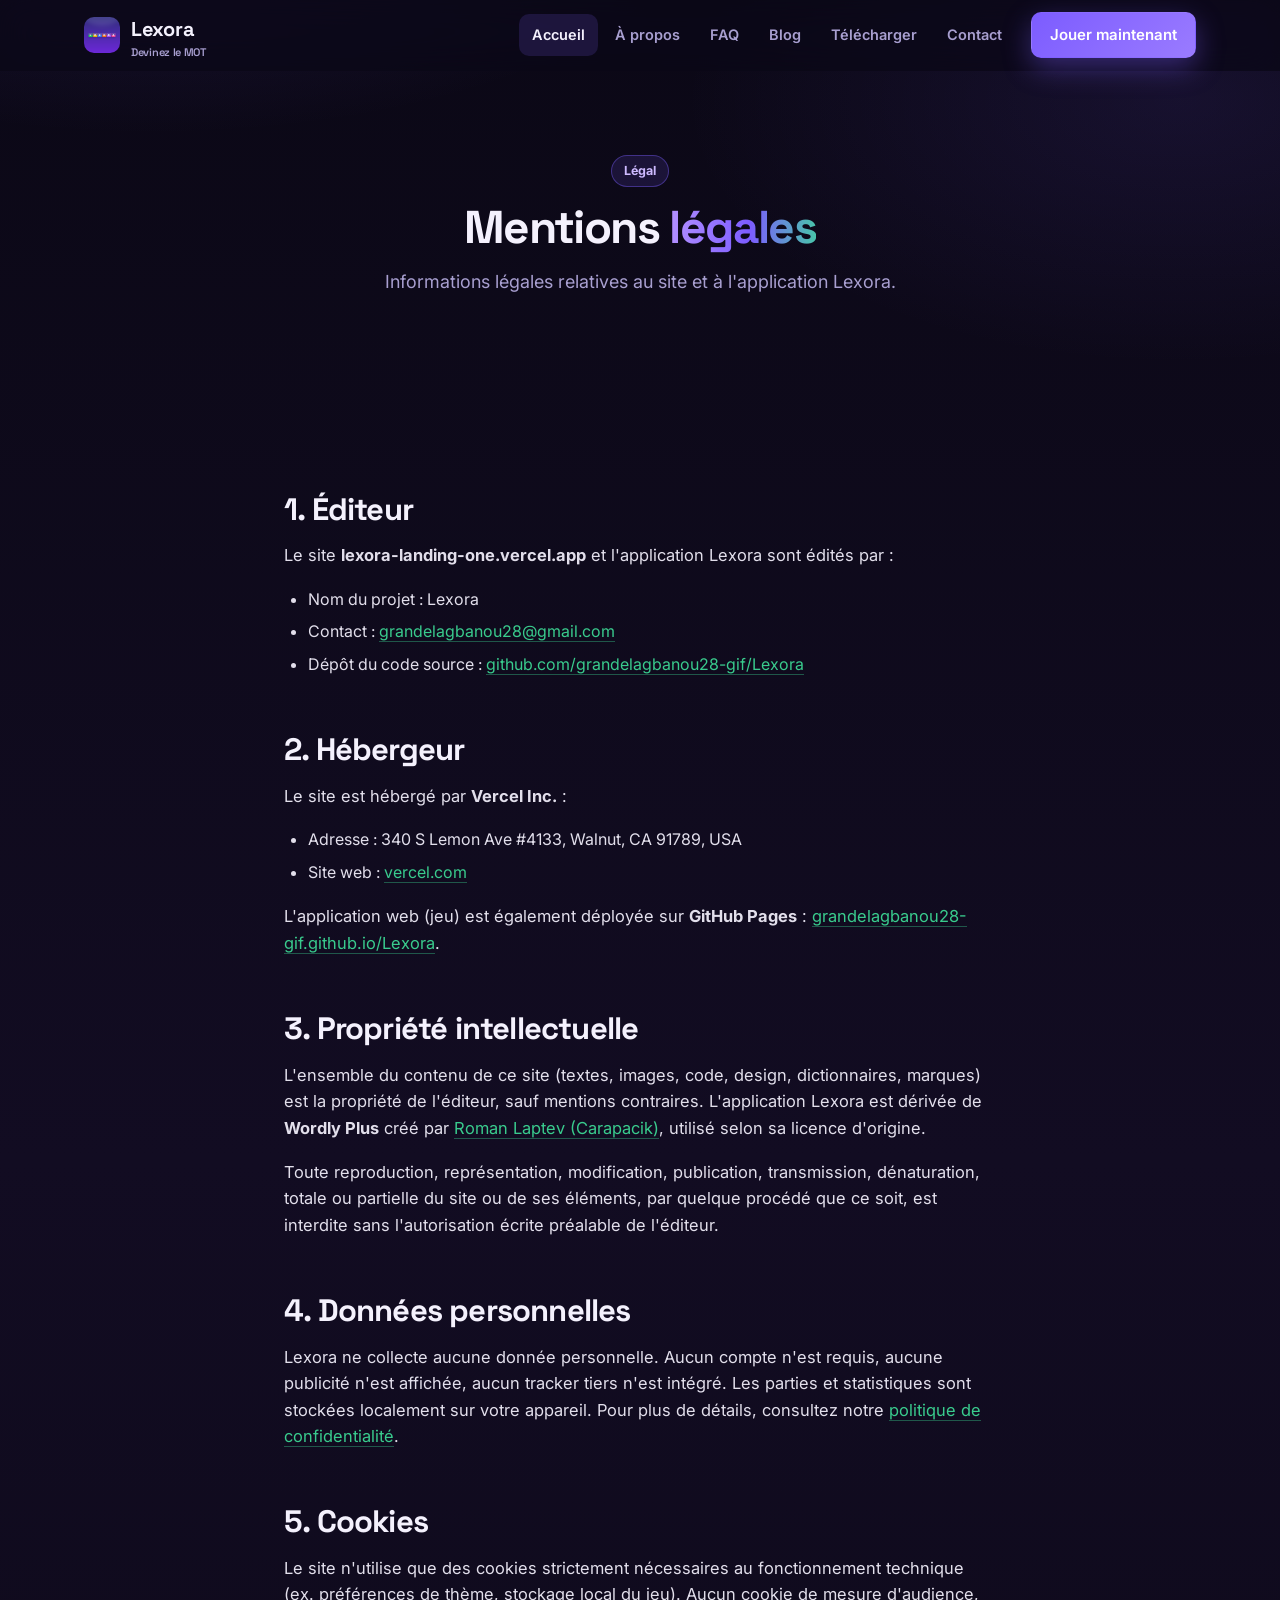
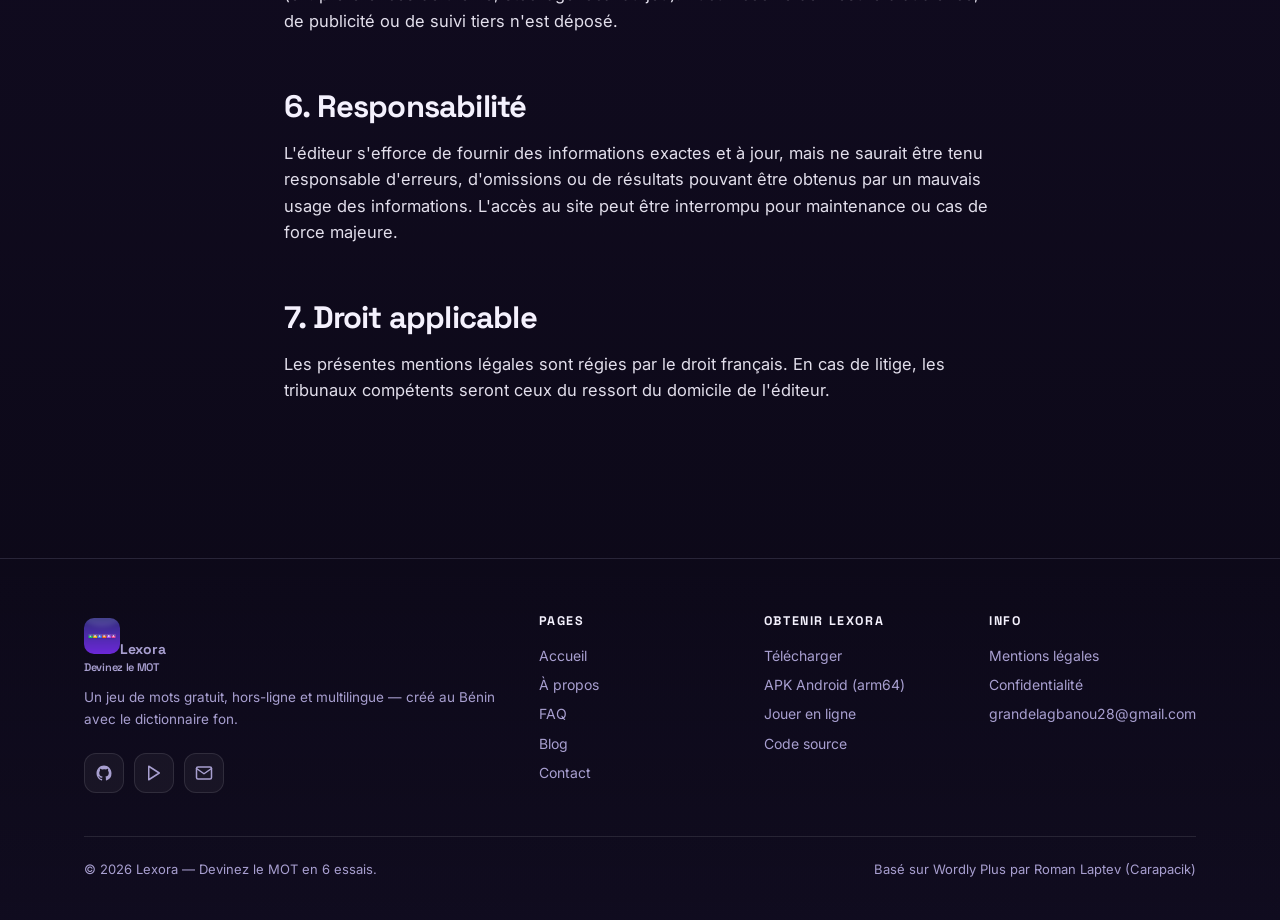
<file: landing/mentions-legales.html>
<!DOCTYPE html>
<html lang="fr">
<head>
  <meta charset="UTF-8">
  <meta name="viewport" content="width=device-width, initial-scale=1.0">
  <title>Mentions légales — Lexora</title>
  <meta name="description" content="Mentions légales du site Lexora : éditeur, hébergeur, propriété intellectuelle, responsabilité, droit applicable.">
  <meta name="robots" content="index, follow">
  <link rel="canonical" href="https://lexora-landing-one.vercel.app/mentions-legales.html">
  <meta name="theme-color" content="#0b0816">
  <meta property="og:type" content="website">
  <meta property="og:site_name" content="Lexora">
  <meta property="og:locale" content="fr_FR">
  <meta property="og:title" content="Mentions légales — Lexora">
  <meta property="og:description" content="Éditeur, hébergeur, propriété intellectuelle et responsabilité du site Lexora.">
  <meta property="og:url" content="https://lexora-landing-one.vercel.app/mentions-legales.html">
  <meta property="og:image" content="https://lexora-landing-one.vercel.app/assets/og-image.png">
  <meta name="twitter:card" content="summary_large_image">
  <link rel="icon" type="image/png" href="Icon-512.png">
  <link rel="icon" type="image/svg+xml" href="assets/favicon.svg">
  <link rel="apple-touch-icon" href="assets/apple-touch-icon.png">
  <link rel="manifest" href="manifest.webmanifest">
  <link rel="preconnect" href="https://fonts.googleapis.com">
  <link rel="preconnect" href="https://fonts.gstatic.com" crossorigin>
  <link href="https://fonts.googleapis.com/css2?family=Inter:wght@400;500;600;700&family=Space+Grotesk:wght@500;700&display=swap" rel="stylesheet">
  <link rel="stylesheet" href="assets/lexora.css">
</head>
<body>

<nav class="site">
  <div class="wrap">
    <a class="brand" href="index.html">
      <img src="Icon-512.png" alt="Logo Lexora">
      <span>Lexora<small>Devinez le MOT</small></span>
    </a>
    <div class="nav-links" id="navLinks">
      <a href="index.html" data-page="index">Accueil</a>
      <a href="a-propos.html" data-page="a-propos">À propos</a>
      <a href="faq.html" data-page="faq">FAQ</a>
      <a href="blog/" data-page="blog">Blog</a>
      <a href="telecharger.html" data-page="telecharger">Télécharger</a>
      <a href="contact.html" data-page="contact">Contact</a>
      <a class="btn accent" href="https://lexora-neon-one.vercel.app/" target="_blank" rel="noopener">Jouer maintenant</a>
    </div>
    <button class="nav-burger" id="navBurger" aria-label="Ouvrir le menu" aria-expanded="false">
      <svg width="22" height="22" viewBox="0 0 24 24" fill="none" stroke="currentColor" stroke-width="2" stroke-linecap="round"><line x1="3" y1="7" x2="21" y2="7"/><line x1="3" y1="12" x2="21" y2="12"/><line x1="3" y1="17" x2="21" y2="17"/></svg>
    </button>
  </div>
</nav>

<header class="hero page wrap reveal">
  <span class="tag violet">Légal</span>
  <h1 style="margin-top:16px;">Mentions <span class="grad">légales</span></h1>
  <p class="sub">Informations légales relatives au site et à l'application Lexora.</p>
</header>

<section class="section">
  <div class="wrap prose">

    <h2>1. Éditeur</h2>
    <p>Le site <strong>lexora-landing-one.vercel.app</strong> et l'application Lexora sont édités par :</p>
    <ul>
      <li>Nom du projet : Lexora</li>
      <li>Contact : <a href="mailto:grandelagbanou28@gmail.com">grandelagbanou28@gmail.com</a></li>
      <li>Dépôt du code source : <a href="https://github.com/grandelagbanou28-gif/Lexora" target="_blank" rel="noopener">github.com/grandelagbanou28-gif/Lexora</a></li>
    </ul>

    <h2>2. Hébergeur</h2>
    <p>Le site est hébergé par <strong>Vercel Inc.</strong> :</p>
    <ul>
      <li>Adresse : 340 S Lemon Ave #4133, Walnut, CA 91789, USA</li>
      <li>Site web : <a href="https://vercel.com" target="_blank" rel="noopener">vercel.com</a></li>
    </ul>
    <p>L'application web (jeu) est également déployée sur <strong>GitHub Pages</strong> : <a href="https://grandelagbanou28-gif.github.io/Lexora/" target="_blank" rel="noopener">grandelagbanou28-gif.github.io/Lexora</a>.</p>

    <h2>3. Propriété intellectuelle</h2>
    <p>L'ensemble du contenu de ce site (textes, images, code, design, dictionnaires, marques) est la propriété de l'éditeur, sauf mentions contraires. L'application Lexora est dérivée de <strong>Wordly Plus</strong> créé par <a href="https://carapacik.github.io" target="_blank" rel="noopener">Roman Laptev (Carapacik)</a>, utilisé selon sa licence d'origine.</p>
    <p>Toute reproduction, représentation, modification, publication, transmission, dénaturation, totale ou partielle du site ou de ses éléments, par quelque procédé que ce soit, est interdite sans l'autorisation écrite préalable de l'éditeur.</p>

    <h2>4. Données personnelles</h2>
    <p>Lexora ne collecte aucune donnée personnelle. Aucun compte n'est requis, aucune publicité n'est affichée, aucun tracker tiers n'est intégré. Les parties et statistiques sont stockées localement sur votre appareil. Pour plus de détails, consultez notre <a href="confidentialite.html">politique de confidentialité</a>.</p>

    <h2>5. Cookies</h2>
    <p>Le site n'utilise que des cookies strictement nécessaires au fonctionnement technique (ex. préférences de thème, stockage local du jeu). Aucun cookie de mesure d'audience, de publicité ou de suivi tiers n'est déposé.</p>

    <h2>6. Responsabilité</h2>
    <p>L'éditeur s'efforce de fournir des informations exactes et à jour, mais ne saurait être tenu responsable d'erreurs, d'omissions ou de résultats pouvant être obtenus par un mauvais usage des informations. L'accès au site peut être interrompu pour maintenance ou cas de force majeure.</p>

    <h2>7. Droit applicable</h2>
    <p>Les présentes mentions légales sont régies par le droit français. En cas de litige, les tribunaux compétents seront ceux du ressort du domicile de l'éditeur.</p>

  </div>
</section>

<footer class="site">
  <div class="wrap">
    <div class="grid">
      <div>
        <a class="brand" href="index.html"><img src="Icon-512.png" alt="Logo Lexora"><span>Lexora<small>Devinez le MOT</small></span></a>
        <p style="margin-top:14px;">Un jeu de mots gratuit, hors-ligne et multilingue — créé au Bénin avec le dictionnaire fon.</p>
        <div class="socials">
          <a href="https://github.com/grandelagbanou28-gif/Lexora" target="_blank" rel="noopener" aria-label="GitHub">
            <svg viewBox="0 0 24 24" fill="currentColor"><path d="M12 2C6.48 2 2 6.58 2 12.25c0 4.53 2.87 8.37 6.84 9.73.5.09.68-.22.68-.49v-1.7c-2.78.62-3.37-1.37-3.37-1.37-.45-1.18-1.11-1.5-1.11-1.5-.91-.63.07-.62.07-.62 1 .07 1.53 1.06 1.53 1.06.9 1.57 2.36 1.12 2.94.85.09-.66.35-1.11.63-1.37-2.22-.26-4.56-1.14-4.56-5.07 0-1.12.39-2.03 1.03-2.75-.1-.26-.45-1.3.1-2.7 0 0 .84-.28 2.75 1.05A9.36 9.36 0 0 1 12 6.92c.85 0 1.71.12 2.51.34 1.91-1.33 2.75-1.05 2.75-1.05.55 1.4.2 2.44.1 2.7.64.72 1.03 1.63 1.03 2.75 0 3.94-2.34 4.8-4.57 5.06.36.31.68.93.68 1.88v2.79c0 .27.18.59.69.49A10.02 10.02 0 0 0 22 12.25C22 6.58 17.52 2 12 2z"/></svg>
          </a>
          <a href="https://lexora-neon-one.vercel.app/" target="_blank" rel="noopener" aria-label="Jouer en ligne">
            <svg viewBox="0 0 24 24" fill="none" stroke="currentColor" stroke-width="2" stroke-linecap="round" stroke-linejoin="round"><polygon points="5 3 19 12 5 21 5 3"/></svg>
          </a>
          <a href="mailto:grandelagbanou28@gmail.com" aria-label="Email">
            <svg viewBox="0 0 24 24" fill="none" stroke="currentColor" stroke-width="2" stroke-linecap="round" stroke-linejoin="round"><path d="M4 4h16a2 2 0 0 1 2 2v12a2 2 0 0 1-2 2H4a2 2 0 0 1-2-2V6a2 2 0 0 1 2-2z"/><polyline points="22,6 12,13 2,6"/></svg>
          </a>
        </div>
      </div>
      <div>
        <h4>Pages</h4>
        <a href="index.html">Accueil</a>
        <a href="a-propos.html">À propos</a>
        <a href="faq.html">FAQ</a>
        <a href="blog/">Blog</a>
        <a href="contact.html">Contact</a>
      </div>
      <div>
        <h4>Obtenir Lexora</h4>
        <a href="telecharger.html">Télécharger</a>
        <a href="https://github.com/grandelagbanou28-gif/Lexora/releases/download/android-arm64/Lexora-arm64.apk" target="_blank" rel="noopener">APK Android (arm64)</a>
        <a href="https://lexora-neon-one.vercel.app/" target="_blank" rel="noopener">Jouer en ligne</a>
        <a href="https://github.com/grandelagbanou28-gif/Lexora" target="_blank" rel="noopener">Code source</a>
      </div>
      <div>
        <h4>Info</h4>
        <a href="mentions-legales.html">Mentions légales</a>
        <a href="confidentialite.html">Confidentialité</a>
        <a href="mailto:grandelagbanou28@gmail.com">grandelagbanou28@gmail.com</a>
      </div>
    </div>
    <div class="bottom">
      <span>&copy; <span class="year">2026</span> Lexora — Devinez le MOT en 6 essais.</span>
      <span>Basé sur Wordly Plus par Roman Laptev (Carapacik)</span>
    </div>
  </div>
</footer>

<button class="backtotop" id="backToTop" aria-label="Remonter en haut">
  <svg width="18" height="18" viewBox="0 0 24 24" fill="none" stroke="currentColor" stroke-width="2.4" stroke-linecap="round" stroke-linejoin="round"><polyline points="18 15 12 9 6 15"/></svg>
</button>

<script src="assets/lexora.js"></script>
</body>
</html>
</file>
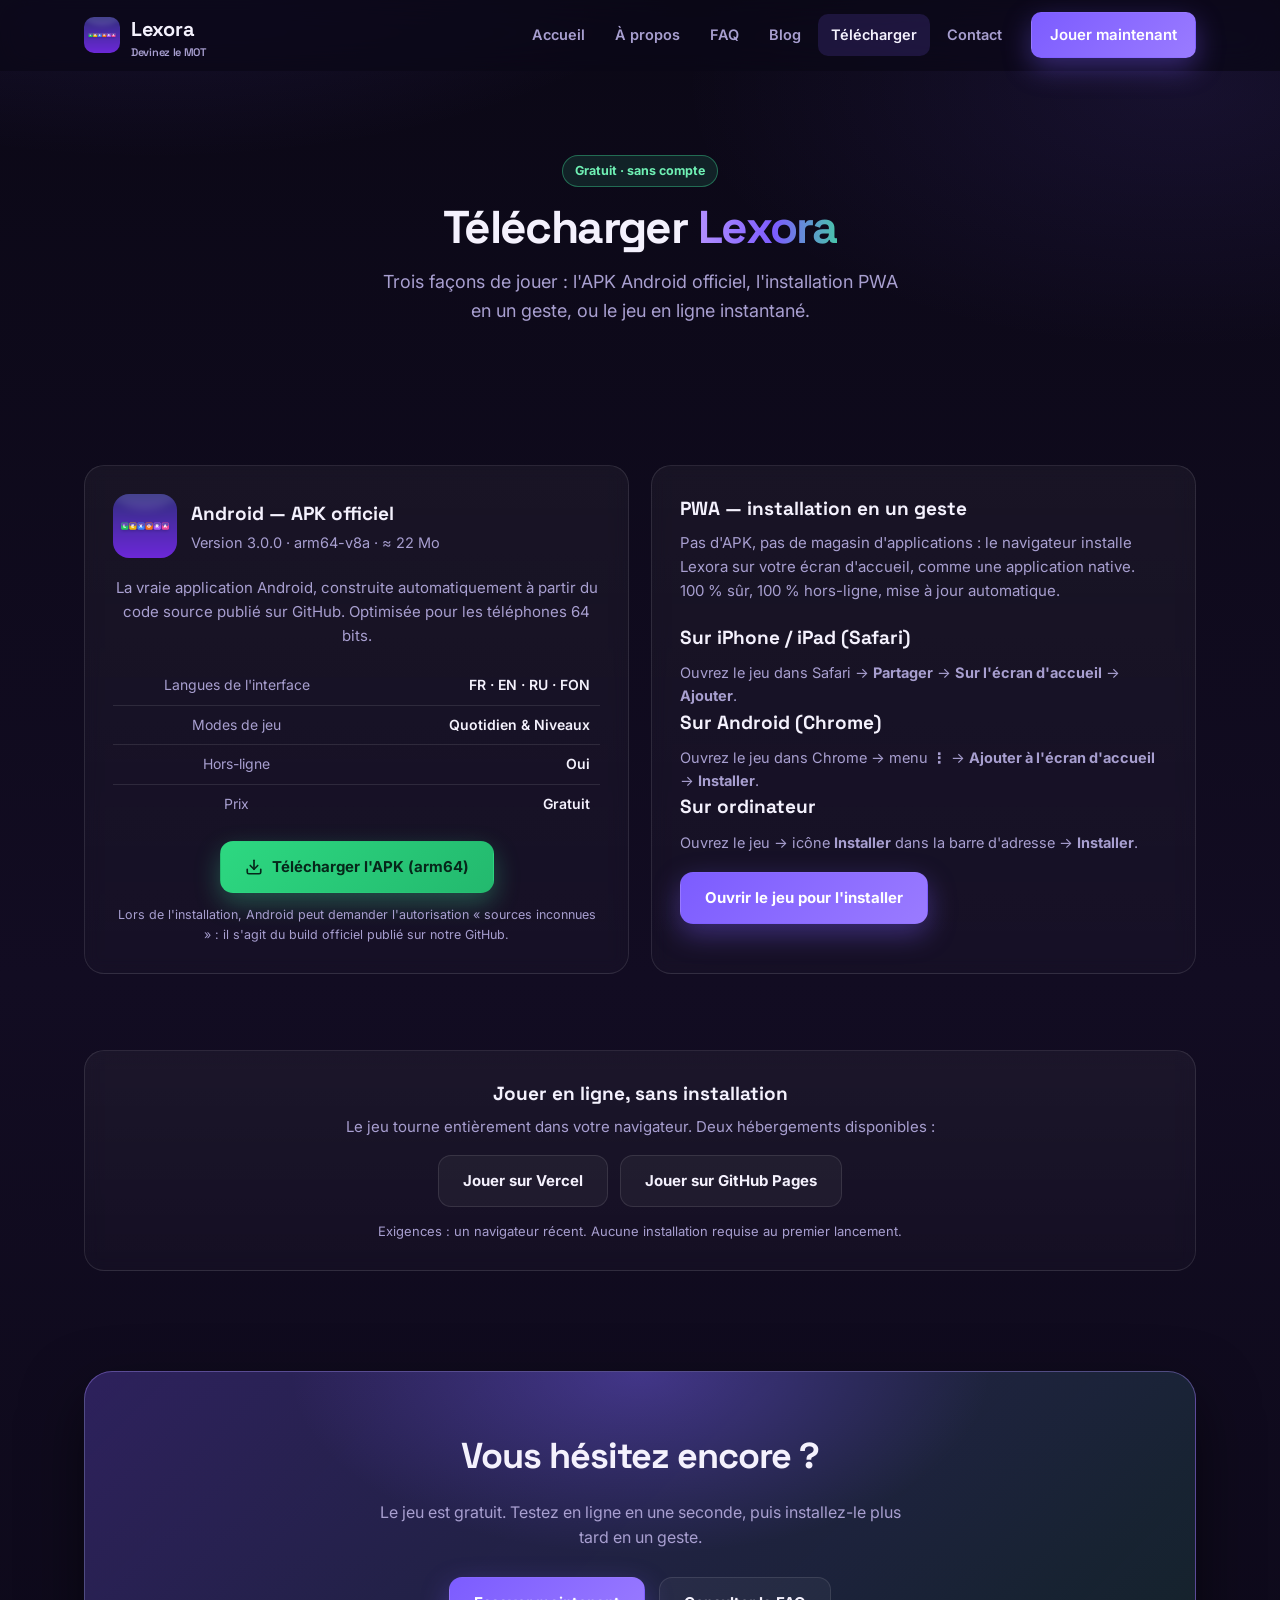
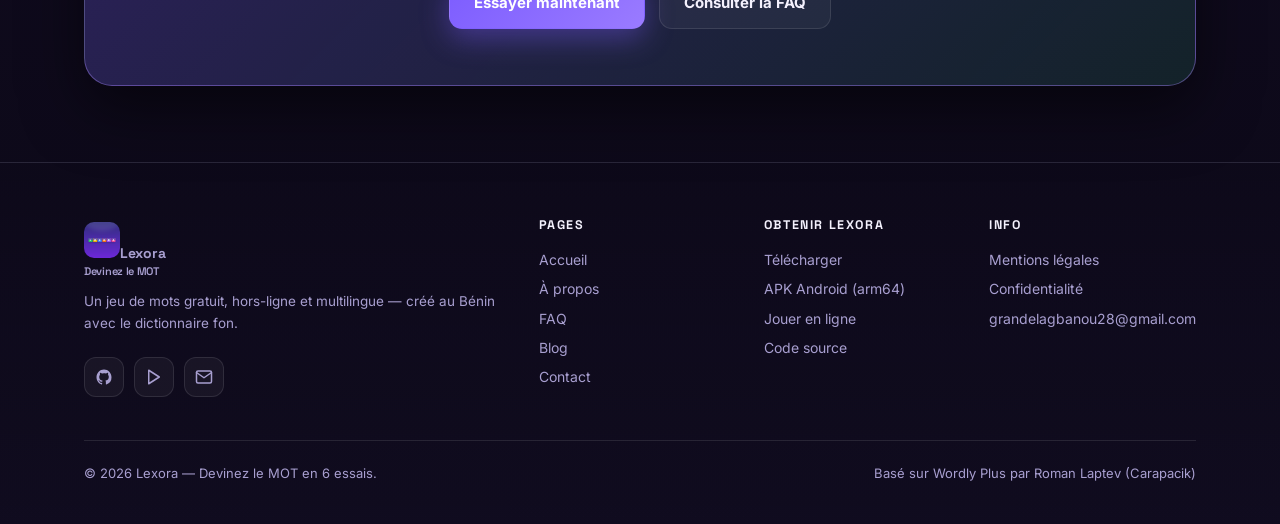
<file: landing/telecharger.html>
<!DOCTYPE html>
<html lang="fr">
<head>
  <meta charset="UTF-8">
  <meta name="viewport" content="width=device-width, initial-scale=1.0">
  <title>Télécharger Lexora — APK Android arm64, PWA, jouer en ligne</title>
  <meta name="description" content="Téléchargez Lexora : APK Android arm64 officiel (version 3.0.0, ~22 Mo), installation PWA en un geste sur iPhone, Android et ordinateur, ou jouez directement en ligne.">
  <meta name="robots" content="index, follow">
  <link rel="canonical" href="https://lexora-landing-one.vercel.app/telecharger.html">
  <meta name="theme-color" content="#0b0816">

  <meta property="og:type" content="website">
  <meta property="og:site_name" content="Lexora">
  <meta property="og:locale" content="fr_FR">
  <meta property="og:title" content="Télécharger Lexora">
  <meta property="og:description" content="APK Android arm64 officiel, installation PWA en un geste, ou jeu en ligne instantané. Gratuit, hors-ligne, sans compte.">
  <meta property="og:url" content="https://lexora-landing-one.vercel.app/telecharger.html">
  <meta property="og:image" content="https://lexora-landing-one.vercel.app/assets/og-image.png">
  <meta name="twitter:card" content="summary_large_image">

  <link rel="icon" type="image/png" href="Icon-512.png">
  <link rel="icon" type="image/svg+xml" href="assets/favicon.svg">
  <link rel="apple-touch-icon" href="assets/apple-touch-icon.png">
  <link rel="manifest" href="manifest.webmanifest">
  <link rel="preconnect" href="https://fonts.googleapis.com">
  <link rel="preconnect" href="https://fonts.gstatic.com" crossorigin>
  <link href="https://fonts.googleapis.com/css2?family=Inter:wght@400;500;600;700&family=Space+Grotesk:wght@500;700&display=swap" rel="stylesheet">
  <link rel="stylesheet" href="assets/lexora.css">
</head>
<body>

<nav class="site">
  <div class="wrap">
    <a class="brand" href="index.html">
      <img src="Icon-512.png" alt="Logo Lexora">
      <span>Lexora<small>Devinez le MOT</small></span>
    </a>
    <div class="nav-links" id="navLinks">
      <a href="index.html" data-page="index">Accueil</a>
      <a href="a-propos.html" data-page="a-propos">À propos</a>
      <a href="faq.html" data-page="faq">FAQ</a>
      <a href="blog/" data-page="blog">Blog</a>
      <a href="telecharger.html" data-page="telecharger">Télécharger</a>
      <a href="contact.html" data-page="contact">Contact</a>
      <a class="btn accent" href="https://lexora-neon-one.vercel.app/" target="_blank" rel="noopener">Jouer maintenant</a>
    </div>
    <button class="nav-burger" id="navBurger" aria-label="Ouvrir le menu" aria-expanded="false">
      <svg width="22" height="22" viewBox="0 0 24 24" fill="none" stroke="currentColor" stroke-width="2" stroke-linecap="round"><line x1="3" y1="7" x2="21" y2="7"/><line x1="3" y1="12" x2="21" y2="12"/><line x1="3" y1="17" x2="21" y2="17"/></svg>
    </button>
  </div>
</nav>

<header class="hero page wrap reveal">
  <span class="tag green">Gratuit · sans compte</span>
  <h1 style="margin-top:16px;">Télécharger <span class="grad">Lexora</span></h1>
  <p class="sub">Trois façons de jouer : l'APK Android officiel, l'installation PWA en un geste, ou le jeu en ligne instantané.</p>
</header>

<section class="section">
  <div class="wrap">
    <div class="grid cols-2">

      <div class="card reveal" style="text-align:center; justify-content:center;">
        <div style="display:flex; align-items:center; gap:14px; margin-bottom:18px;">
          <img src="Icon-512.png" alt="Logo Lexora" style="width:64px; height:64px; border-radius:16px;">
          <div style="text-align:left;">
            <h3 style="margin:0;">Android — APK officiel</h3>
            <p style="margin-top:2px;">Version 3.0.0 &middot; arm64-v8a &middot; &asymp; 22 Mo</p>
          </div>
        </div>
        <p style="color:var(--muted); font-size:15px;">La vraie application Android, construite automatiquement à partir du code source publié sur GitHub. Optimisée pour les téléphones 64 bits.</p>
        <table style="width:100%; margin:18px 0; border-collapse:collapse; font-size:14px;">
          <tr><td style="padding:8px 10px; color:var(--muted); border-bottom:1px solid var(--border);">Langues de l'interface</td><td style="padding:8px 10px; text-align:right; font-weight:600; border-bottom:1px solid var(--border);">FR · EN · RU · FON</td></tr>
          <tr><td style="padding:8px 10px; color:var(--muted); border-bottom:1px solid var(--border);">Modes de jeu</td><td style="padding:8px 10px; text-align:right; font-weight:600; border-bottom:1px solid var(--border);">Quotidien &amp; Niveaux</td></tr>
          <tr><td style="padding:8px 10px; color:var(--muted); border-bottom:1px solid var(--border);">Hors-ligne</td><td style="padding:8px 10px; text-align:right; font-weight:600; border-bottom:1px solid var(--border);">Oui</td></tr>
          <tr><td style="padding:8px 10px; color:var(--muted);">Prix</td><td style="padding:8px 10px; text-align:right; font-weight:600;">Gratuit</td></tr>
        </table>
        <a class="btn green" href="https://github.com/grandelagbanou28-gif/Lexora/releases/download/android-arm64/Lexora-arm64.apk" target="_blank" rel="noopener">
          <svg width="18" height="18" viewBox="0 0 24 24" fill="none" stroke="currentColor" stroke-width="2.2" stroke-linecap="round" stroke-linejoin="round"><path d="M21 15v4a2 2 0 0 1-2 2H5a2 2 0 0 1-2-2v-4"/><polyline points="7 10 12 15 17 10"/><line x1="12" y1="15" x2="12" y2="3"/></svg>
          Télécharger l'APK (arm64)
        </a>
        <p style="font-size:12.5px; margin-top:12px;">Lors de l'installation, Android peut demander l'autorisation « sources inconnues » : il s'agit du build officiel publié sur notre GitHub.</p>
      </div>

      <div class="card reveal" style="--d:.08s;">
        <h3 style="margin-bottom:6px;">PWA — installation en un geste</h3>
        <p style="color:var(--muted); font-size:15px;">Pas d'APK, pas de magasin d'applications : le navigateur installe Lexora sur votre écran d'accueil, comme une application native. 100&nbsp;% sûr, 100&nbsp;% hors-ligne, mise à jour automatique.</p>
        <h3 style="margin-top:20px;">Sur iPhone / iPad (Safari)</h3>
        <p style="color:var(--muted); font-size:14.5px;">Ouvrez le jeu dans Safari &rarr; <b>Partager</b> &rarr; <b>Sur l'écran d'accueil</b> &rarr; <b>Ajouter</b>.</p>
        <h3>Sur Android (Chrome)</h3>
        <p style="color:var(--muted); font-size:14.5px;">Ouvrez le jeu dans Chrome &rarr; menu <b>&#8942;</b> &rarr; <b>Ajouter à l'écran d'accueil</b> &rarr; <b>Installer</b>.</p>
        <h3>Sur ordinateur</h3>
        <p style="color:var(--muted); font-size:14.5px;">Ouvrez le jeu &rarr; icône <b>Installer</b> dans la barre d'adresse &rarr; <b>Installer</b>.</p>
        <p style="margin-top:18px;"><a class="btn accent" href="https://lexora-neon-one.vercel.app/" target="_blank" rel="noopener">Ouvrir le jeu pour l'installer</a></p>
      </div>

    </div>
  </div>
</section>

<section class="section" style="padding-top:0;">
  <div class="wrap">
    <div class="card reveal" style="text-align:center;">
      <h3 style="margin-bottom:6px;">Jouer en ligne, sans installation</h3>
      <p style="color:var(--muted); font-size:15px;">Le jeu tourne entièrement dans votre navigateur. Deux hébergements disponibles :</p>
      <p style="margin-top:16px; display:flex; gap:12px; justify-content:center; flex-wrap:wrap;">
        <a class="btn ghost" href="https://lexora-neon-one.vercel.app/" target="_blank" rel="noopener">Jouer sur Vercel</a>
        <a class="btn ghost" href="https://grandelagbanou28-gif.github.io/Lexora/" target="_blank" rel="noopener">Jouer sur GitHub Pages</a>
      </p>
      <p style="font-size:13px; color:var(--muted); margin-top:14px;">Exigences : un navigateur récent. Aucune installation requise au premier lancement.</p>
    </div>
  </div>
</section>

<div class="wrap">
  <div class="band reveal">
    <h2>Vous hésitez encore ?</h2>
    <p>Le jeu est gratuit. Testez en ligne en une seconde, puis installez-le plus tard en un geste.</p>
    <div class="cta">
      <a class="btn accent" href="https://lexora-neon-one.vercel.app/" target="_blank" rel="noopener">Essayer maintenant</a>
      <a class="btn ghost" href="faq.html">Consulter la FAQ</a>
    </div>
  </div>
</div>

<footer class="site">
  <div class="wrap">
    <div class="grid">
      <div>
        <a class="brand" href="index.html"><img src="Icon-512.png" alt="Logo Lexora"><span>Lexora<small>Devinez le MOT</small></span></a>
        <p style="margin-top:14px;">Un jeu de mots gratuit, hors-ligne et multilingue — créé au Bénin avec le dictionnaire fon.</p>
        <div class="socials">
          <a href="https://github.com/grandelagbanou28-gif/Lexora" target="_blank" rel="noopener" aria-label="GitHub">
            <svg viewBox="0 0 24 24" fill="currentColor"><path d="M12 2C6.48 2 2 6.58 2 12.25c0 4.53 2.87 8.37 6.84 9.73.5.09.68-.22.68-.49v-1.7c-2.78.62-3.37-1.37-3.37-1.37-.45-1.18-1.11-1.5-1.11-1.5-.91-.63.07-.62.07-.62 1 .07 1.53 1.06 1.53 1.06.9 1.57 2.36 1.12 2.94.85.09-.66.35-1.11.63-1.37-2.22-.26-4.56-1.14-4.56-5.07 0-1.12.39-2.03 1.03-2.75-.1-.26-.45-1.3.1-2.7 0 0 .84-.28 2.75 1.05A9.36 9.36 0 0 1 12 6.92c.85 0 1.71.12 2.51.34 1.91-1.33 2.75-1.05 2.75-1.05.55 1.4.2 2.44.1 2.7.64.72 1.03 1.63 1.03 2.75 0 3.94-2.34 4.8-4.57 5.06.36.31.68.93.68 1.88v2.79c0 .27.18.59.69.49A10.02 10.02 0 0 0 22 12.25C22 6.58 17.52 2 12 2z"/></svg>
          </a>
          <a href="https://lexora-neon-one.vercel.app/" target="_blank" rel="noopener" aria-label="Jouer en ligne">
            <svg viewBox="0 0 24 24" fill="none" stroke="currentColor" stroke-width="2" stroke-linecap="round" stroke-linejoin="round"><polygon points="5 3 19 12 5 21 5 3"/></svg>
          </a>
          <a href="mailto:grandelagbanou28@gmail.com" aria-label="Email">
            <svg viewBox="0 0 24 24" fill="none" stroke="currentColor" stroke-width="2" stroke-linecap="round" stroke-linejoin="round"><path d="M4 4h16a2 2 0 0 1 2 2v12a2 2 0 0 1-2 2H4a2 2 0 0 1-2-2V6a2 2 0 0 1 2-2z"/><polyline points="22,6 12,13 2,6"/></svg>
          </a>
        </div>
      </div>
      <div>
        <h4>Pages</h4>
        <a href="index.html">Accueil</a>
        <a href="a-propos.html">À propos</a>
        <a href="faq.html">FAQ</a>
        <a href="blog/">Blog</a>
        <a href="contact.html">Contact</a>
      </div>
      <div>
        <h4>Obtenir Lexora</h4>
        <a href="telecharger.html">Télécharger</a>
        <a href="https://github.com/grandelagbanou28-gif/Lexora/releases/download/android-arm64/Lexora-arm64.apk" target="_blank" rel="noopener">APK Android (arm64)</a>
        <a href="https://lexora-neon-one.vercel.app/" target="_blank" rel="noopener">Jouer en ligne</a>
        <a href="https://github.com/grandelagbanou28-gif/Lexora" target="_blank" rel="noopener">Code source</a>
      </div>
      <div>
        <h4>Info</h4>
        <a href="mentions-legales.html">Mentions légales</a>
        <a href="confidentialite.html">Confidentialité</a>
        <a href="mailto:grandelagbanou28@gmail.com">grandelagbanou28@gmail.com</a>
      </div>
    </div>
    <div class="bottom">
      <span>&copy; <span class="year">2026</span> Lexora — Devinez le MOT en 6 essais.</span>
      <span>Basé sur Wordly Plus par Roman Laptev (Carapacik)</span>
    </div>
  </div>
</footer>

<button class="backtotop" id="backToTop" aria-label="Remonter en haut">
  <svg width="18" height="18" viewBox="0 0 24 24" fill="none" stroke="currentColor" stroke-width="2.4" stroke-linecap="round" stroke-linejoin="round"><polyline points="18 15 12 9 6 15"/></svg>
</button>

<script src="assets/lexora.js"></script>
</body>
</html>
</file>
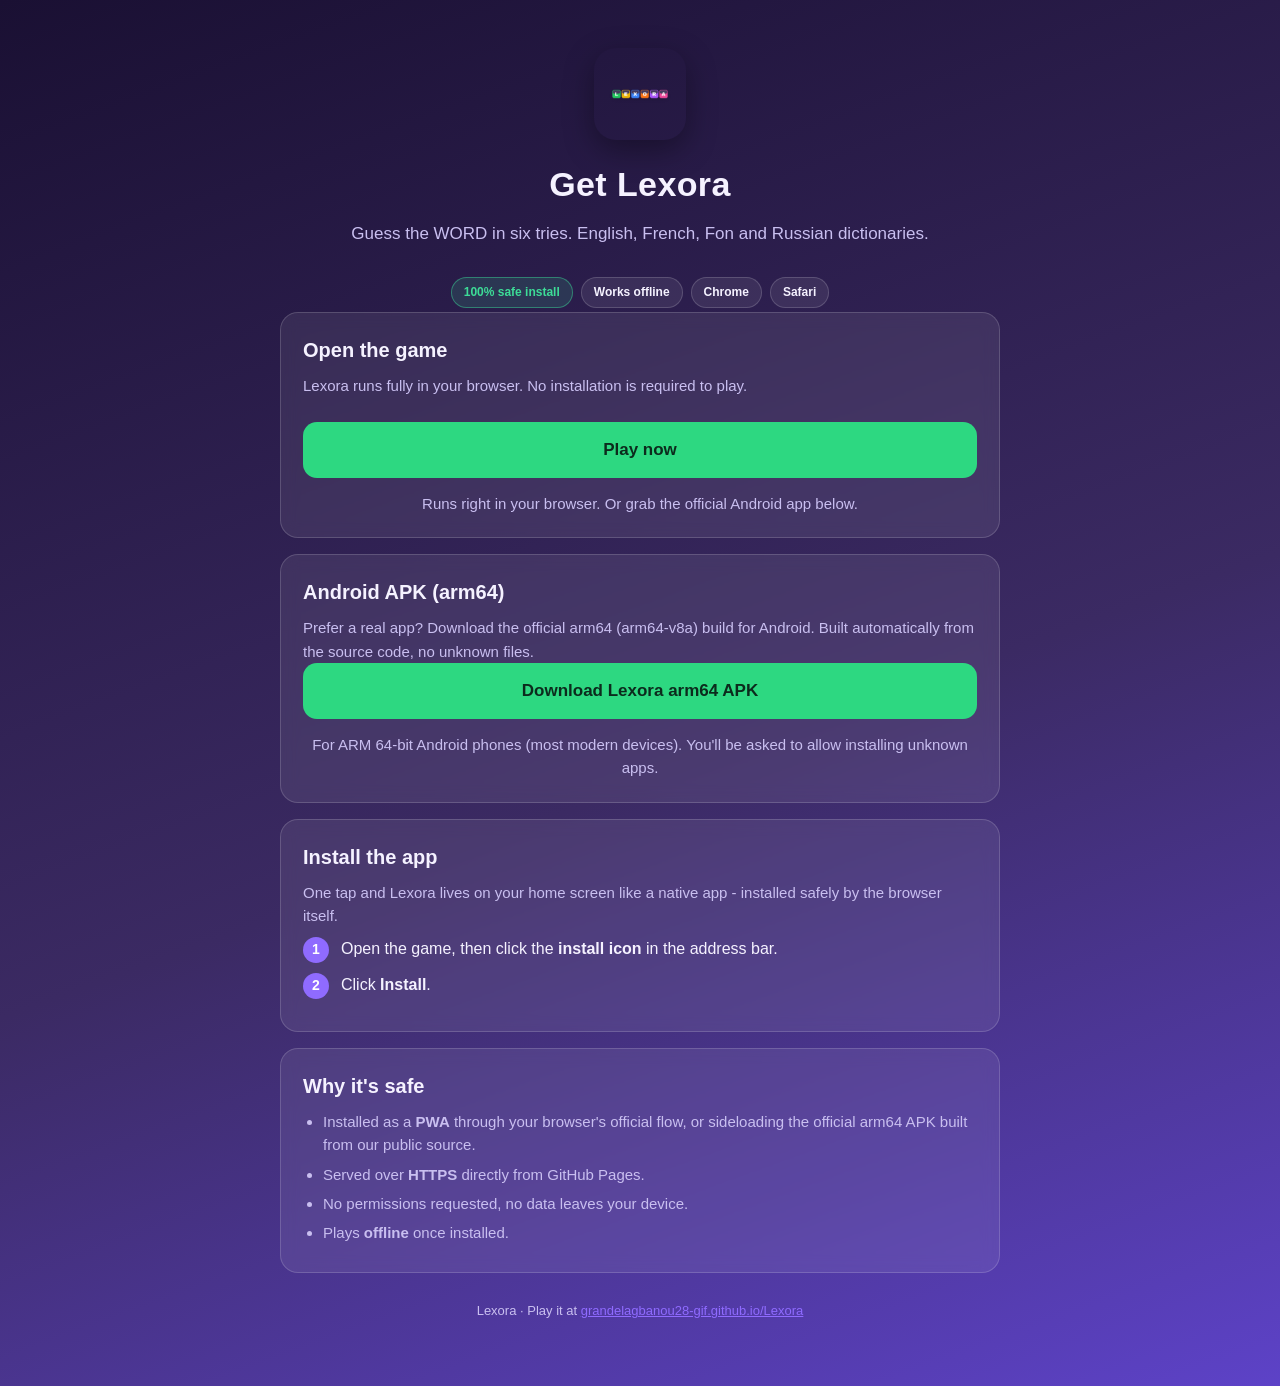
<file: web/download.html>
<!DOCTYPE html>
<html lang="en">
<head>
  <meta charset="UTF-8">
  <meta name="viewport" content="width=device-width, initial-scale=1.0, viewport-fit=cover">
  <meta name="description" content="Get Lexora on your phone or computer - installed safely through your browser, no risky APK files. Works on Chrome and Safari.">
  <meta name="theme-color" content="#6C4DF4">
  <title>Lexora - Install the word game safely</title>
  <style>
    :root {
      --bg: linear-gradient(160deg, #1a1033 0%, #3b2a63 55%, #6C4DF4 120%);
      --card: rgba(255, 255, 255, 0.08);
      --border: rgba(255, 255, 255, 0.16);
      --text: #f5f2ff;
      --muted: #c9bff0;
      --accent: #8f6bff;
      --good: #3ddc97;
    }
    * { box-sizing: border-box; margin: 0; padding: 0; }
    body {
      font-family: -apple-system, BlinkMacSystemFont, "Segoe UI", Roboto, "Helvetica Neue", Arial, sans-serif;
      background: var(--bg);
      color: var(--text);
      min-height: 100vh;
      line-height: 1.55;
    }
    .wrap { max-width: 760px; margin: 0 auto; padding: 48px 20px 64px; }
    .logo { display: block; margin: 0 auto 18px; width: 92px; height: 92px; border-radius: 22px; box-shadow: 0 10px 30px rgba(0,0,0,.35); }
    h1 { font-size: 34px; text-align: center; letter-spacing: .4px; }
    .tagline { text-align: center; color: var(--muted); margin: 10px 0 30px; font-size: 17px; }
    .card {
      background: var(--card);
      border: 1px solid var(--border);
      border-radius: 18px;
      padding: 22px;
      margin-bottom: 16px;
      backdrop-filter: blur(8px);
    }
    .card h2 { font-size: 20px; margin-bottom: 8px; }
    .card p, .card li { color: var(--muted); font-size: 15px; }
    .step { display: flex; gap: 12px; align-items: flex-start; margin: 10px 0; }
    .num {
      flex: 0 0 26px; height: 26px; border-radius: 50%;
      background: var(--accent); color: #fff; font-weight: 700;
      display: flex; align-items: center; justify-content: center; font-size: 14px;
    }
    .btn {
      display: block; width: 100%; padding: 15px 18px;
      background: var(--accent); color: #fff; text-decoration: none;
      border-radius: 14px; font-size: 17px; font-weight: 700; text-align: center;
      border: none; cursor: pointer; transition: transform .12s ease, background .15s ease;
    }
    .btn:hover { background: #7d5bf0; transform: translateY(-1px); }
    .btn.primary { background: #2dd881; color: #0c2b1d; }
    .btn.primary:hover { background: #28c976; }
    .note { font-size: 13px; color: var(--muted); text-align: center; margin-top: 14px; }
    .badges { display: flex; flex-wrap: wrap; gap: 8px; justify-content: center; margin: 18px 0 4px; }
    .badge { font-size: 12px; font-weight: 600; padding: 5px 12px; border-radius: 999px; background: var(--card); border: 1px solid var(--border); color: var(--text); }
    .badge.good { background: rgba(61, 220, 151, .14); border-color: rgba(61, 220, 151, .45); color: var(--good); }
    ul { padding-left: 20px; }
    li { margin: 6px 0; }
    details { margin-top: 8px; }
    summary { cursor: pointer; color: var(--text); font-weight: 600; }
    code { background: rgba(255,255,255,.1); padding: 1px 6px; border-radius: 6px; font-size: 13px; }
    footer { text-align: center; color: var(--muted); font-size: 13px; margin-top: 28px; }
    .hidden { display: none; }
  </style>
</head>
<body>
  <div class="wrap">
    <img class="logo" src="icons/Icon-512.png" alt="Lexora logo">
    <h1>Get Lexora</h1>
    <p class="tagline">Guess the WORD in six tries. English, French, Fon and Russian dictionaries.</p>

    <div class="badges">
      <span class="badge good">100% safe install</span>
      <span class="badge">Works offline</span>
      <span class="badge">Chrome</span>
      <span class="badge">Safari</span>
    </div>

    <div class="card">
      <h2 id="stepTitle">Open the game</h2>
      <p id="stepText">Lexora runs fully in your browser. No installation is required to play.</p>
      <br>
      <a class="btn primary" href="./" id="playBtn">Play now</a>
      <p class="note">Runs right in your browser. Or grab the official Android app below.</p>
    </div>

    <div class="card">
      <h2>Android APK (arm64)</h2>
      <p>Prefer a real app? Download the official arm64 (arm64-v8a) build for Android. Built automatically from the source code, no unknown files.</p>
      <a class="btn primary" href="https://github.com/grandelagbanou28-gif/Lexora/releases/download/android-arm64/Lexora-arm64.apk" rel="noopener">Download Lexora arm64 APK</a>
      <p class="note">For ARM 64-bit Android phones (most modern devices). You'll be asked to allow installing unknown apps.</p>
    </div>

    <div class="card">
      <h2>Install the app</h2>
      <p>One tap and Lexora lives on your home screen like a native app - installed safely by the browser itself.</p>

      <div id="iosSteps" class="hidden">
        <div class="step"><span class="num">1</span><span>Open the game, then tap the <b>Share</b> button in Safari.</span></div>
        <div class="step"><span class="num">2</span><span>Choose <b>Add to Home Screen</b>.</span></div>
        <div class="step"><span class="num">3</span><span>Tap <b>Add</b> in the top right. That's it!</span></div>
      </div>

      <div id="androidSteps" class="hidden">
        <div class="step"><span class="num">1</span><span>Open the game in Chrome.</span></div>
        <div class="step"><span class="num">2</span><span>Tap the <b>⋮</b> menu, then <b>Add to Home screen</b>.</span></div>
        <div class="step"><span class="num">3</span><span>Confirm with <b>Install</b>.</span></div>
      </div>

      <div id="desktopSteps" class="hidden">
        <div class="step"><span class="num">1</span><span>Open the game, then click the <b>install icon</b> in the address bar.</span></div>
        <div class="step"><span class="num">2</span><span>Click <b>Install</b>.</span></div>
      </div>
    </div>

    <div class="card">
      <h2>Why it's safe</h2>
      <ul>
        <li>Installed as a <b>PWA</b> through your browser's official flow, or sideloading the official arm64 APK built from our public source.</li>
        <li>Served over <b>HTTPS</b> directly from GitHub Pages.</li>
        <li>No permissions requested, no data leaves your device.</li>
        <li>Plays <b>offline</b> once installed.</li>
      </ul>
    </div>

    <footer>
      Lexora &middot; Play it at <a href="./" style="color:var(--accent)">grandelagbanou28-gif.github.io/Lexora</a>
    </footer>
  </div>

  <script>
    (function () {
      var ua = navigator.userAgent;
      var isIOS = /iphone|ipad|ipod/i.test(ua);
      var isAndroid = /android/i.test(ua);
      var isMobile = isIOS || isAndroid;

      var iosSteps = document.getElementById('iosSteps');
      var androidSteps = document.getElementById('androidSteps');
      var desktopSteps = document.getElementById('desktopSteps');

      if (isIOS) { iosSteps.classList.remove('hidden'); }
      else if (isAndroid) { androidSteps.classList.remove('hidden'); }
      else { desktopSteps.classList.remove('hidden'); }

      var deferredPrompt = null;
      window.addEventListener('beforeinstallprompt', function (e) {
        e.preventDefault();
        deferredPrompt = e;
        var playBtn = document.getElementById('playBtn');
        playBtn.textContent = 'Install Lexora';
        playBtn.dataset.install = '1';
      });

      document.getElementById('playBtn').addEventListener('click', function (e) {
        if (deferredPrompt && this.dataset.install === '1') {
          e.preventDefault();
          deferredPrompt.prompt();
        }
      });

      if ('serviceWorker' in navigator) {
        navigator.serviceWorker.register('sw.js').catch(function () {});
      }
    })();
  </script>
</body>
</html>
</file>
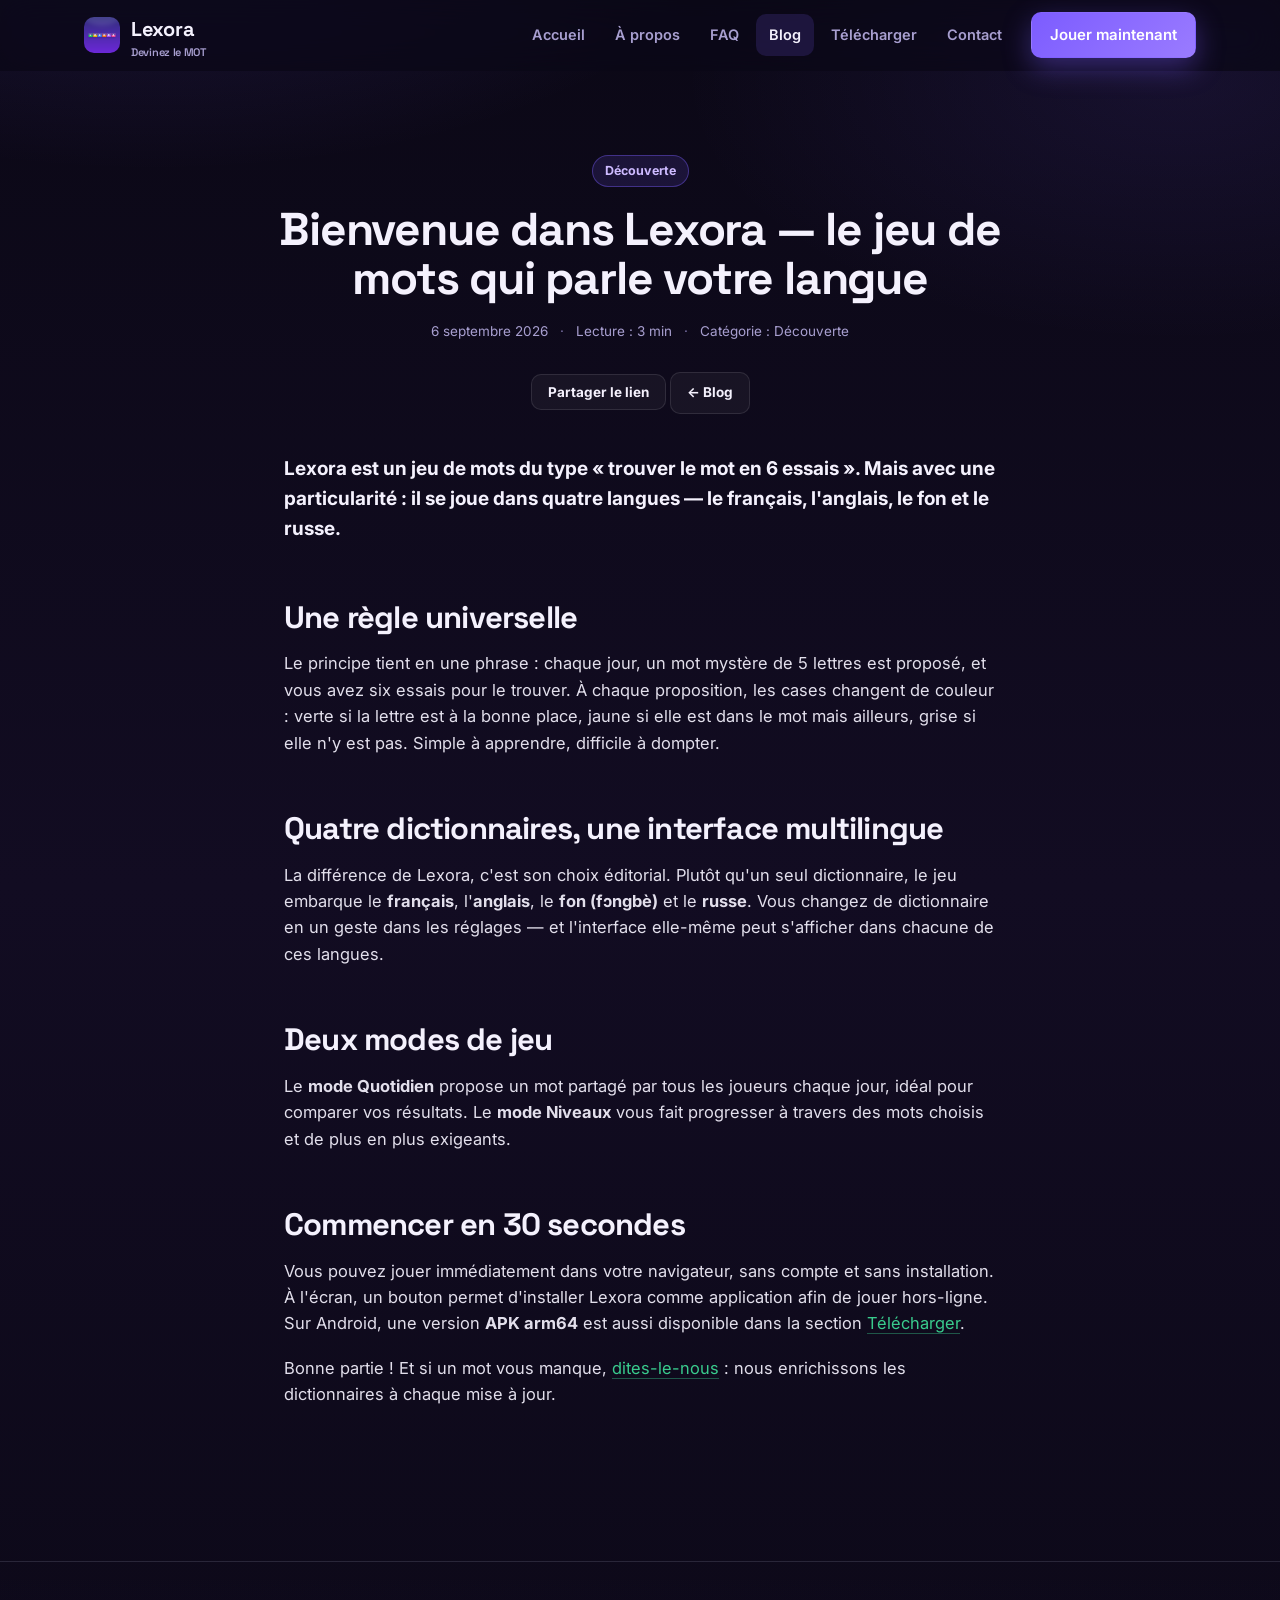
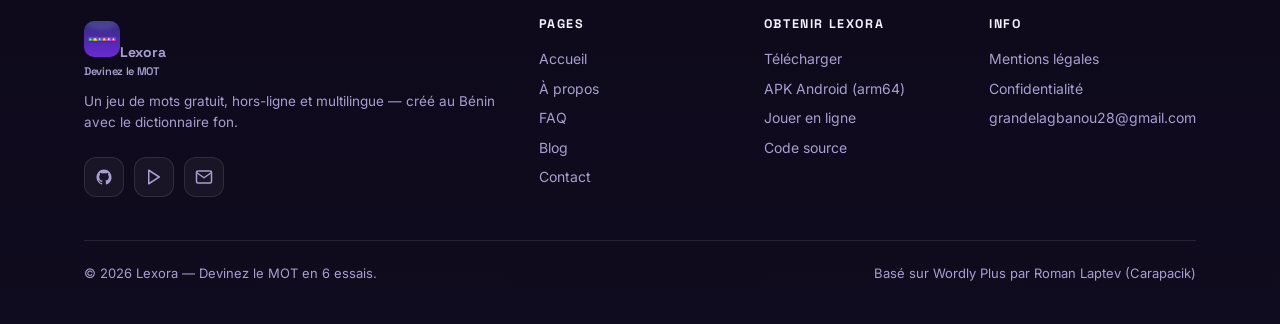
<file: landing/blog/bienvenue-lexora.html>
<!DOCTYPE html>
<html lang="fr">
<head>
  <meta charset="UTF-8">
  <meta name="viewport" content="width=device-width, initial-scale=1.0">
  <title>Bienvenue dans Lexora — le jeu de mots qui parle votre langue | Blog Lexora</title>
  <meta name="description" content="Bienvenue dans Lexora : le jeu de mots qui parle français, anglais, fon et russe. Découverte des modes de jeu, du multilingue et de l'installation en 30 secondes.">
  <meta name="robots" content="index, follow">
  <link rel="canonical" href="https://lexora-landing-one.vercel.app/blog/bienvenue-lexora.html">
  <meta name="theme-color" content="#0b0816">
  <meta property="og:type" content="article">
  <meta property="og:site_name" content="Lexora">
  <meta property="og:locale" content="fr_FR">
  <meta property="og:title" content="Bienvenue dans Lexora — le jeu de mots qui parle votre langue">
  <meta property="og:description" content="Découverte de Lexora : quatre dictionnaires, deux modes, une installation en 30 secondes.">
  <meta property="og:url" content="https://lexora-landing-one.vercel.app/blog/bienvenue-lexora.html">
  <meta property="og:image" content="https://lexora-landing-one.vercel.app/assets/og-image.png">
  <meta name="twitter:card" content="summary_large_image">
  <link rel="icon" type="image/png" href="../Icon-512.png">
  <link rel="icon" type="image/svg+xml" href="../assets/favicon.svg">
  <link rel="apple-touch-icon" href="../assets/apple-touch-icon.png">
  <link rel="manifest" href="../manifest.webmanifest">
  <link rel="preconnect" href="https://fonts.googleapis.com">
  <link rel="preconnect" href="https://fonts.gstatic.com" crossorigin>
  <link href="https://fonts.googleapis.com/css2?family=Inter:wght@400;500;600;700&family=Space+Grotesk:wght@500;700&display=swap" rel="stylesheet">
  <link rel="stylesheet" href="../assets/lexora.css">
  <script type="application/ld+json">
  {
    "@context": "https://schema.org",
    "@type": "Article",
    "headline": "Bienvenue dans Lexora — le jeu de mots qui parle votre langue",
    "description": "Découverte de Lexora : quatre dictionnaires, deux modes de jeu, une installation en 30 secondes.",
    "datePublished": "2026-09-06",
    "dateModified": "2026-09-06",
    "mainEntityOfPage": "https://lexora-landing-one.vercel.app/blog/bienvenue-lexora.html",
    "image": "https://lexora-landing-one.vercel.app/assets/og-image.png",
    "author": { "@type": "Organization", "name": "Lexora", "url": "https://lexora-landing-one.vercel.app/", "email": "grandelagbanou28@gmail.com" },
    "publisher": { "@type": "Organization", "name": "Lexora", "logo": { "@type": "ImageObject", "url": "https://lexora-landing-one.vercel.app/Icon-512.png" } }
  }
  </script>
</head>
<body>

<nav class="site">
  <div class="wrap">
    <a class="brand" href="../index.html">
      <img src="../Icon-512.png" alt="Logo Lexora">
      <span>Lexora<small>Devinez le MOT</small></span>
    </a>
    <div class="nav-links" id="navLinks">
      <a href="../index.html" data-page="index">Accueil</a>
      <a href="../a-propos.html" data-page="a-propos">À propos</a>
      <a href="../faq.html" data-page="faq">FAQ</a>
      <a href="./" data-page="blog">Blog</a>
      <a href="../telecharger.html" data-page="telecharger">Télécharger</a>
      <a href="../contact.html" data-page="contact">Contact</a>
      <a class="btn accent" href="https://lexora-neon-one.vercel.app/" target="_blank" rel="noopener">Jouer maintenant</a>
    </div>
    <button class="nav-burger" id="navBurger" aria-label="Ouvrir le menu" aria-expanded="false">
      <svg width="22" height="22" viewBox="0 0 24 24" fill="none" stroke="currentColor" stroke-width="2" stroke-linecap="round"><line x1="3" y1="7" x2="21" y2="7"/><line x1="3" y1="12" x2="21" y2="12"/><line x1="3" y1="17" x2="21" y2="17"/></svg>
    </button>
  </div>
</nav>

<div class="hero page wrap reveal" style="padding-bottom:24px;">
  <div class="article-header">
    <span class="tag violet">Découverte</span>
    <h1 style="margin-top:18px;">Bienvenue dans Lexora — le jeu de mots qui parle votre langue</h1>
    <div class="article-meta">
      <span>6 septembre 2026</span><span class="sep">·</span><span>Lecture : 3 min</span><span class="sep">·</span>
      <span>Catégorie : Découverte</span>
    </div>
    <div>
      <button class="btn ghost sm copy-link" type="button" data-copy="https://lexora-landing-one.vercel.app/blog/bienvenue-lexora.html">Partager le lien</button>
      <a class="btn ghost sm" href="./">← Blog</a>
    </div>
  </div>
</div>

<article class="section" style="padding-top:16px;">
  <div class="wrap prose">
    <p class="lead"><strong>Lexora est un jeu de mots du type « trouver le mot en 6 essais ». Mais avec une particularité : il se joue dans quatre langues — le français, l'anglais, le fon et le russe.</strong></p>

    <h2>Une règle universelle</h2>
    <p>Le principe tient en une phrase : chaque jour, un mot mystère de 5 lettres est proposé, et vous avez six essais pour le trouver. À chaque proposition, les cases changent de couleur : verte si la lettre est à la bonne place, jaune si elle est dans le mot mais ailleurs, grise si elle n'y est pas. Simple à apprendre, difficile à dompter.</p>

    <h2>Quatre dictionnaires, une interface multilingue</h2>
    <p>La différence de Lexora, c'est son choix éditorial. Plutôt qu'un seul dictionnaire, le jeu embarque le <strong>français</strong>, l'<strong>anglais</strong>, le <strong>fon (fɔngbè)</strong> et le <strong>russe</strong>. Vous changez de dictionnaire en un geste dans les réglages — et l'interface elle-même peut s'afficher dans chacune de ces langues.</p>

    <h2>Deux modes de jeu</h2>
    <p>Le <strong>mode Quotidien</strong> propose un mot partagé par tous les joueurs chaque jour, idéal pour comparer vos résultats. Le <strong>mode Niveaux</strong> vous fait progresser à travers des mots choisis et de plus en plus exigeants.</p>

    <h2>Commencer en 30 secondes</h2>
    <p>Vous pouvez jouer immédiatement dans votre navigateur, sans compte et sans installation. À l'écran, un bouton permet d'installer Lexora comme application afin de jouer hors-ligne. Sur Android, une version <strong>APK arm64</strong> est aussi disponible dans la section <a href="../telecharger.html">Télécharger</a>.</p>

    <p>Bonne partie ! Et si un mot vous manque, <a href="../contact.html">dites-le-nous</a> : nous enrichissons les dictionnaires à chaque mise à jour.</p>
  </div>
</article>

<footer class="site">
  <div class="wrap">
    <div class="grid">
      <div>
        <a class="brand" href="../index.html"><img src="../Icon-512.png" alt="Logo Lexora"><span>Lexora<small>Devinez le MOT</small></span></a>
        <p style="margin-top:14px;">Un jeu de mots gratuit, hors-ligne et multilingue — créé au Bénin avec le dictionnaire fon.</p>
        <div class="socials">
          <a href="https://github.com/grandelagbanou28-gif/Lexora" target="_blank" rel="noopener" aria-label="GitHub">
            <svg viewBox="0 0 24 24" fill="currentColor"><path d="M12 2C6.48 2 2 6.58 2 12.25c0 4.53 2.87 8.37 6.84 9.73.5.09.68-.22.68-.49v-1.7c-2.78.62-3.37-1.37-3.37-1.37-.45-1.18-1.11-1.5-1.11-1.5-.91-.63.07-.62.07-.62 1 .07 1.53 1.06 1.53 1.06.9 1.57 2.36 1.12 2.94.85.09-.66.35-1.11.63-1.37-2.22-.26-4.56-1.14-4.56-5.07 0-1.12.39-2.03 1.03-2.75-.1-.26-.45-1.3.1-2.7 0 0 .84-.28 2.75 1.05A9.36 9.36 0 0 1 12 6.92c.85 0 1.71.12 2.51.34 1.91-1.33 2.75-1.05 2.75-1.05.55 1.4.2 2.44.1 2.7.64.72 1.03 1.63 1.03 2.75 0 3.94-2.34 4.8-4.57 5.06.36.31.68.93.68 1.88v2.79c0 .27.18.59.69.49A10.02 10.02 0 0 0 22 12.25C22 6.58 17.52 2 12 2z"/></svg>
          </a>
          <a href="https://lexora-neon-one.vercel.app/" target="_blank" rel="noopener" aria-label="Jouer en ligne">
            <svg viewBox="0 0 24 24" fill="none" stroke="currentColor" stroke-width="2" stroke-linecap="round" stroke-linejoin="round"><polygon points="5 3 19 12 5 21 5 3"/></svg>
          </a>
          <a href="mailto:grandelagbanou28@gmail.com" aria-label="Email">
            <svg viewBox="0 0 24 24" fill="none" stroke="currentColor" stroke-width="2" stroke-linecap="round" stroke-linejoin="round"><path d="M4 4h16a2 2 0 0 1 2 2v12a2 2 0 0 1-2 2H4a2 2 0 0 1-2-2V6a2 2 0 0 1 2-2z"/><polyline points="22,6 12,13 2,6"/></svg>
          </a>
        </div>
      </div>
      <div>
        <h4>Pages</h4>
        <a href="../index.html">Accueil</a>
        <a href="../a-propos.html">À propos</a>
        <a href="../faq.html">FAQ</a>
        <a href="./">Blog</a>
        <a href="../contact.html">Contact</a>
      </div>
      <div>
        <h4>Obtenir Lexora</h4>
        <a href="../telecharger.html">Télécharger</a>
        <a href="https://github.com/grandelagbanou28-gif/Lexora/releases/download/android-arm64/Lexora-arm64.apk" target="_blank" rel="noopener">APK Android (arm64)</a>
        <a href="https://lexora-neon-one.vercel.app/" target="_blank" rel="noopener">Jouer en ligne</a>
        <a href="https://github.com/grandelagbanou28-gif/Lexora" target="_blank" rel="noopener">Code source</a>
      </div>
      <div>
        <h4>Info</h4>
        <a href="../mentions-legales.html">Mentions légales</a>
        <a href="../confidentialite.html">Confidentialité</a>
        <a href="mailto:grandelagbanou28@gmail.com">grandelagbanou28@gmail.com</a>
      </div>
    </div>
    <div class="bottom">
      <span>&copy; <span class="year">2026</span> Lexora — Devinez le MOT en 6 essais.</span>
      <span>Basé sur Wordly Plus par Roman Laptev (Carapacik)</span>
    </div>
  </div>
</footer>

<button class="backtotop" id="backToTop" aria-label="Remonter en haut">
  <svg width="18" height="18" viewBox="0 0 24 24" fill="none" stroke="currentColor" stroke-width="2.4" stroke-linecap="round" stroke-linejoin="round"><polyline points="18 15 12 9 6 15"/></svg>
</button>

<script src="../assets/lexora.js"></script>
</body>
</html>
</file>
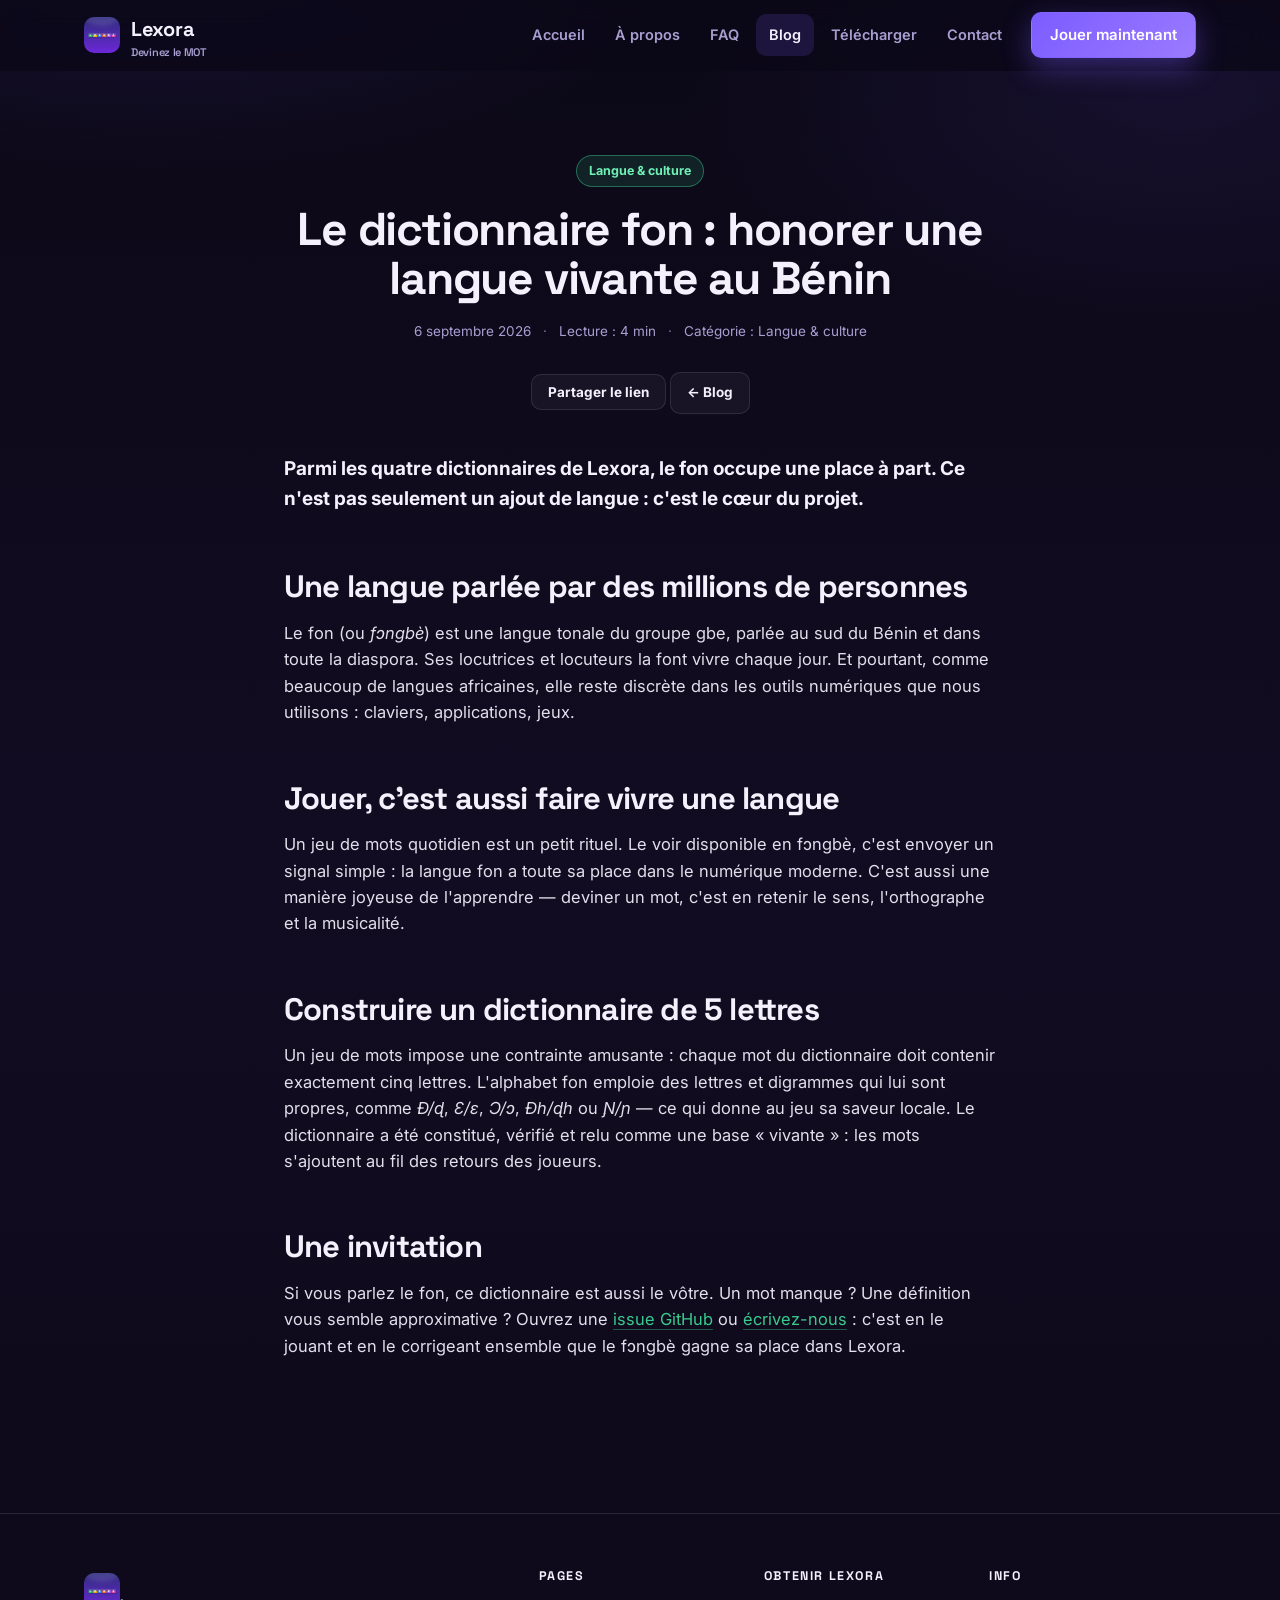
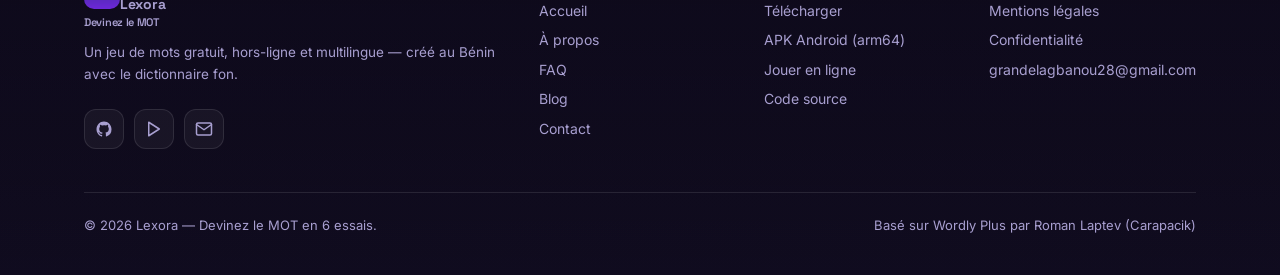
<file: landing/blog/dictionnaire-fon-benin.html>
<!DOCTYPE html>
<html lang="fr">
<head>
  <meta charset="UTF-8">
  <meta name="viewport" content="width=device-width, initial-scale=1.0">
  <title>Le dictionnaire fon : honorer une langue vivante au Bénin | Blog Lexora</title>
  <meta name="description" content="Le fon (fɔngbè) dans Lexora : pourquoi une langue parlée au Bénin mérite sa place dans un jeu de mots quotidien, et comment son dictionnaire de 5 lettres est construit.">
  <meta name="robots" content="index, follow">
  <link rel="canonical" href="https://lexora-landing-one.vercel.app/blog/dictionnaire-fon-benin.html">
  <meta name="theme-color" content="#0b0816">
  <meta property="og:type" content="article">
  <meta property="og:site_name" content="Lexora">
  <meta property="og:locale" content="fr_FR">
  <meta property="og:title" content="Le dictionnaire fon : honorer une langue vivante au Bénin">
  <meta property="og:description" content="Pourquoi le fɔngbè a sa place dans un jeu de mots, et comment son dictionnaire est construit.">
  <meta property="og:url" content="https://lexora-landing-one.vercel.app/blog/dictionnaire-fon-benin.html">
  <meta property="og:image" content="https://lexora-landing-one.vercel.app/assets/og-image.png">
  <meta name="twitter:card" content="summary_large_image">
  <link rel="icon" type="image/png" href="../Icon-512.png">
  <link rel="icon" type="image/svg+xml" href="../assets/favicon.svg">
  <link rel="apple-touch-icon" href="../assets/apple-touch-icon.png">
  <link rel="manifest" href="../manifest.webmanifest">
  <link rel="preconnect" href="https://fonts.googleapis.com">
  <link rel="preconnect" href="https://fonts.gstatic.com" crossorigin>
  <link href="https://fonts.googleapis.com/css2?family=Inter:wght@400;500;600;700&family=Space+Grotesk:wght@500;700&display=swap" rel="stylesheet">
  <link rel="stylesheet" href="../assets/lexora.css">
  <script type="application/ld+json">
  {
    "@context": "https://schema.org",
    "@type": "Article",
    "headline": "Le dictionnaire fon : honorer une langue vivante au Bénin",
    "description": "Pourquoi le fɔngbè a sa place dans un jeu de mots quotidien, et comment son dictionnaire est construit.",
    "datePublished": "2026-09-06",
    "dateModified": "2026-09-06",
    "mainEntityOfPage": "https://lexora-landing-one.vercel.app/blog/dictionnaire-fon-benin.html",
    "image": "https://lexora-landing-one.vercel.app/assets/og-image.png",
    "author": { "@type": "Organization", "name": "Lexora", "url": "https://lexora-landing-one.vercel.app/", "email": "grandelagbanou28@gmail.com" },
    "publisher": { "@type": "Organization", "name": "Lexora", "logo": { "@type": "ImageObject", "url": "https://lexora-landing-one.vercel.app/Icon-512.png" } }
  }
  </script>
</head>
<body>

<nav class="site">
  <div class="wrap">
    <a class="brand" href="../index.html">
      <img src="../Icon-512.png" alt="Logo Lexora">
      <span>Lexora<small>Devinez le MOT</small></span>
    </a>
    <div class="nav-links" id="navLinks">
      <a href="../index.html" data-page="index">Accueil</a>
      <a href="../a-propos.html" data-page="a-propos">À propos</a>
      <a href="../faq.html" data-page="faq">FAQ</a>
      <a href="./" data-page="blog">Blog</a>
      <a href="../telecharger.html" data-page="telecharger">Télécharger</a>
      <a href="../contact.html" data-page="contact">Contact</a>
      <a class="btn accent" href="https://lexora-neon-one.vercel.app/" target="_blank" rel="noopener">Jouer maintenant</a>
    </div>
    <button class="nav-burger" id="navBurger" aria-label="Ouvrir le menu" aria-expanded="false">
      <svg width="22" height="22" viewBox="0 0 24 24" fill="none" stroke="currentColor" stroke-width="2" stroke-linecap="round"><line x1="3" y1="7" x2="21" y2="7"/><line x1="3" y1="12" x2="21" y2="12"/><line x1="3" y1="17" x2="21" y2="17"/></svg>
    </button>
  </div>
</nav>

<div class="hero page wrap reveal" style="padding-bottom:24px;">
  <div class="article-header">
    <span class="tag green">Langue &amp; culture</span>
    <h1 style="margin-top:18px;">Le dictionnaire fon : honorer une langue vivante au Bénin</h1>
    <div class="article-meta">
      <span>6 septembre 2026</span><span class="sep">·</span><span>Lecture : 4 min</span><span class="sep">·</span>
      <span>Catégorie : Langue &amp; culture</span>
    </div>
    <div>
      <button class="btn ghost sm copy-link" type="button" data-copy="https://lexora-landing-one.vercel.app/blog/dictionnaire-fon-benin.html">Partager le lien</button>
      <a class="btn ghost sm" href="./">← Blog</a>
    </div>
  </div>
</div>

<article class="section" style="padding-top:16px;">
  <div class="wrap prose">
    <p class="lead"><strong>Parmi les quatre dictionnaires de Lexora, le fon occupe une place à part. Ce n'est pas seulement un ajout de langue : c'est le cœur du projet.</strong></p>

    <h2>Une langue parlée par des millions de personnes</h2>
    <p>Le fon (ou <em>fɔngbè</em>) est une langue tonale du groupe gbe, parlée au sud du Bénin et dans toute la diaspora. Ses locutrices et locuteurs la font vivre chaque jour. Et pourtant, comme beaucoup de langues africaines, elle reste discrète dans les outils numériques que nous utilisons : claviers, applications, jeux.</p>

    <h2>Jouer, c'est aussi faire vivre une langue</h2>
    <p>Un jeu de mots quotidien est un petit rituel. Le voir disponible en fɔngbè, c'est envoyer un signal simple : la langue fon a toute sa place dans le numérique moderne. C'est aussi une manière joyeuse de l'apprendre — deviner un mot, c'est en retenir le sens, l'orthographe et la musicalité.</p>

    <h2>Construire un dictionnaire de 5 lettres</h2>
    <p>Un jeu de mots impose une contrainte amusante : chaque mot du dictionnaire doit contenir exactement cinq lettres. L'alphabet fon emploie des lettres et digrammes qui lui sont propres, comme <em>Ɖ/ɖ</em>, <em>Ɛ/ɛ</em>, <em>Ɔ/ɔ</em>, <em>Ɖh/ɖh</em> ou <em>Ɲ/ɲ</em> — ce qui donne au jeu sa saveur locale. Le dictionnaire a été constitué, vérifié et relu comme une base « vivante » : les mots s'ajoutent au fil des retours des joueurs.</p>

    <h2>Une invitation</h2>
    <p>Si vous parlez le fon, ce dictionnaire est aussi le vôtre. Un mot manque ? Une définition vous semble approximative ? Ouvrez une <a href="https://github.com/grandelagbanou28-gif/Lexora/issues" target="_blank" rel="noopener">issue GitHub</a> ou <a href="../contact.html">écrivez-nous</a> : c'est en le jouant et en le corrigeant ensemble que le fɔngbè gagne sa place dans Lexora.</p>
  </div>
</article>

<footer class="site">
  <div class="wrap">
    <div class="grid">
      <div>
        <a class="brand" href="../index.html"><img src="../Icon-512.png" alt="Logo Lexora"><span>Lexora<small>Devinez le MOT</small></span></a>
        <p style="margin-top:14px;">Un jeu de mots gratuit, hors-ligne et multilingue — créé au Bénin avec le dictionnaire fon.</p>
        <div class="socials">
          <a href="https://github.com/grandelagbanou28-gif/Lexora" target="_blank" rel="noopener" aria-label="GitHub">
            <svg viewBox="0 0 24 24" fill="currentColor"><path d="M12 2C6.48 2 2 6.58 2 12.25c0 4.53 2.87 8.37 6.84 9.73.5.09.68-.22.68-.49v-1.7c-2.78.62-3.37-1.37-3.37-1.37-.45-1.18-1.11-1.5-1.11-1.5-.91-.63.07-.62.07-.62 1 .07 1.53 1.06 1.53 1.06.9 1.57 2.36 1.12 2.94.85.09-.66.35-1.11.63-1.37-2.22-.26-4.56-1.14-4.56-5.07 0-1.12.39-2.03 1.03-2.75-.1-.26-.45-1.3.1-2.7 0 0 .84-.28 2.75 1.05A9.36 9.36 0 0 1 12 6.92c.85 0 1.71.12 2.51.34 1.91-1.33 2.75-1.05 2.75-1.05.55 1.4.2 2.44.1 2.7.64.72 1.03 1.63 1.03 2.75 0 3.94-2.34 4.8-4.57 5.06.36.31.68.93.68 1.88v2.79c0 .27.18.59.69.49A10.02 10.02 0 0 0 22 12.25C22 6.58 17.52 2 12 2z"/></svg>
          </a>
          <a href="https://lexora-neon-one.vercel.app/" target="_blank" rel="noopener" aria-label="Jouer en ligne">
            <svg viewBox="0 0 24 24" fill="none" stroke="currentColor" stroke-width="2" stroke-linecap="round" stroke-linejoin="round"><polygon points="5 3 19 12 5 21 5 3"/></svg>
          </a>
          <a href="mailto:grandelagbanou28@gmail.com" aria-label="Email">
            <svg viewBox="0 0 24 24" fill="none" stroke="currentColor" stroke-width="2" stroke-linecap="round" stroke-linejoin="round"><path d="M4 4h16a2 2 0 0 1 2 2v12a2 2 0 0 1-2 2H4a2 2 0 0 1-2-2V6a2 2 0 0 1 2-2z"/><polyline points="22,6 12,13 2,6"/></svg>
          </a>
        </div>
      </div>
      <div>
        <h4>Pages</h4>
        <a href="../index.html">Accueil</a>
        <a href="../a-propos.html">À propos</a>
        <a href="../faq.html">FAQ</a>
        <a href="./">Blog</a>
        <a href="../contact.html">Contact</a>
      </div>
      <div>
        <h4>Obtenir Lexora</h4>
        <a href="../telecharger.html">Télécharger</a>
        <a href="https://github.com/grandelagbanou28-gif/Lexora/releases/download/android-arm64/Lexora-arm64.apk" target="_blank" rel="noopener">APK Android (arm64)</a>
        <a href="https://lexora-neon-one.vercel.app/" target="_blank" rel="noopener">Jouer en ligne</a>
        <a href="https://github.com/grandelagbanou28-gif/Lexora" target="_blank" rel="noopener">Code source</a>
      </div>
      <div>
        <h4>Info</h4>
        <a href="../mentions-legales.html">Mentions légales</a>
        <a href="../confidentialite.html">Confidentialité</a>
        <a href="mailto:grandelagbanou28@gmail.com">grandelagbanou28@gmail.com</a>
      </div>
    </div>
    <div class="bottom">
      <span>&copy; <span class="year">2026</span> Lexora — Devinez le MOT en 6 essais.</span>
      <span>Basé sur Wordly Plus par Roman Laptev (Carapacik)</span>
    </div>
  </div>
</footer>

<button class="backtotop" id="backToTop" aria-label="Remonter en haut">
  <svg width="18" height="18" viewBox="0 0 24 24" fill="none" stroke="currentColor" stroke-width="2.4" stroke-linecap="round" stroke-linejoin="round"><polyline points="18 15 12 9 6 15"/></svg>
</button>

<script src="../assets/lexora.js"></script>
</body>
</html>
</file>
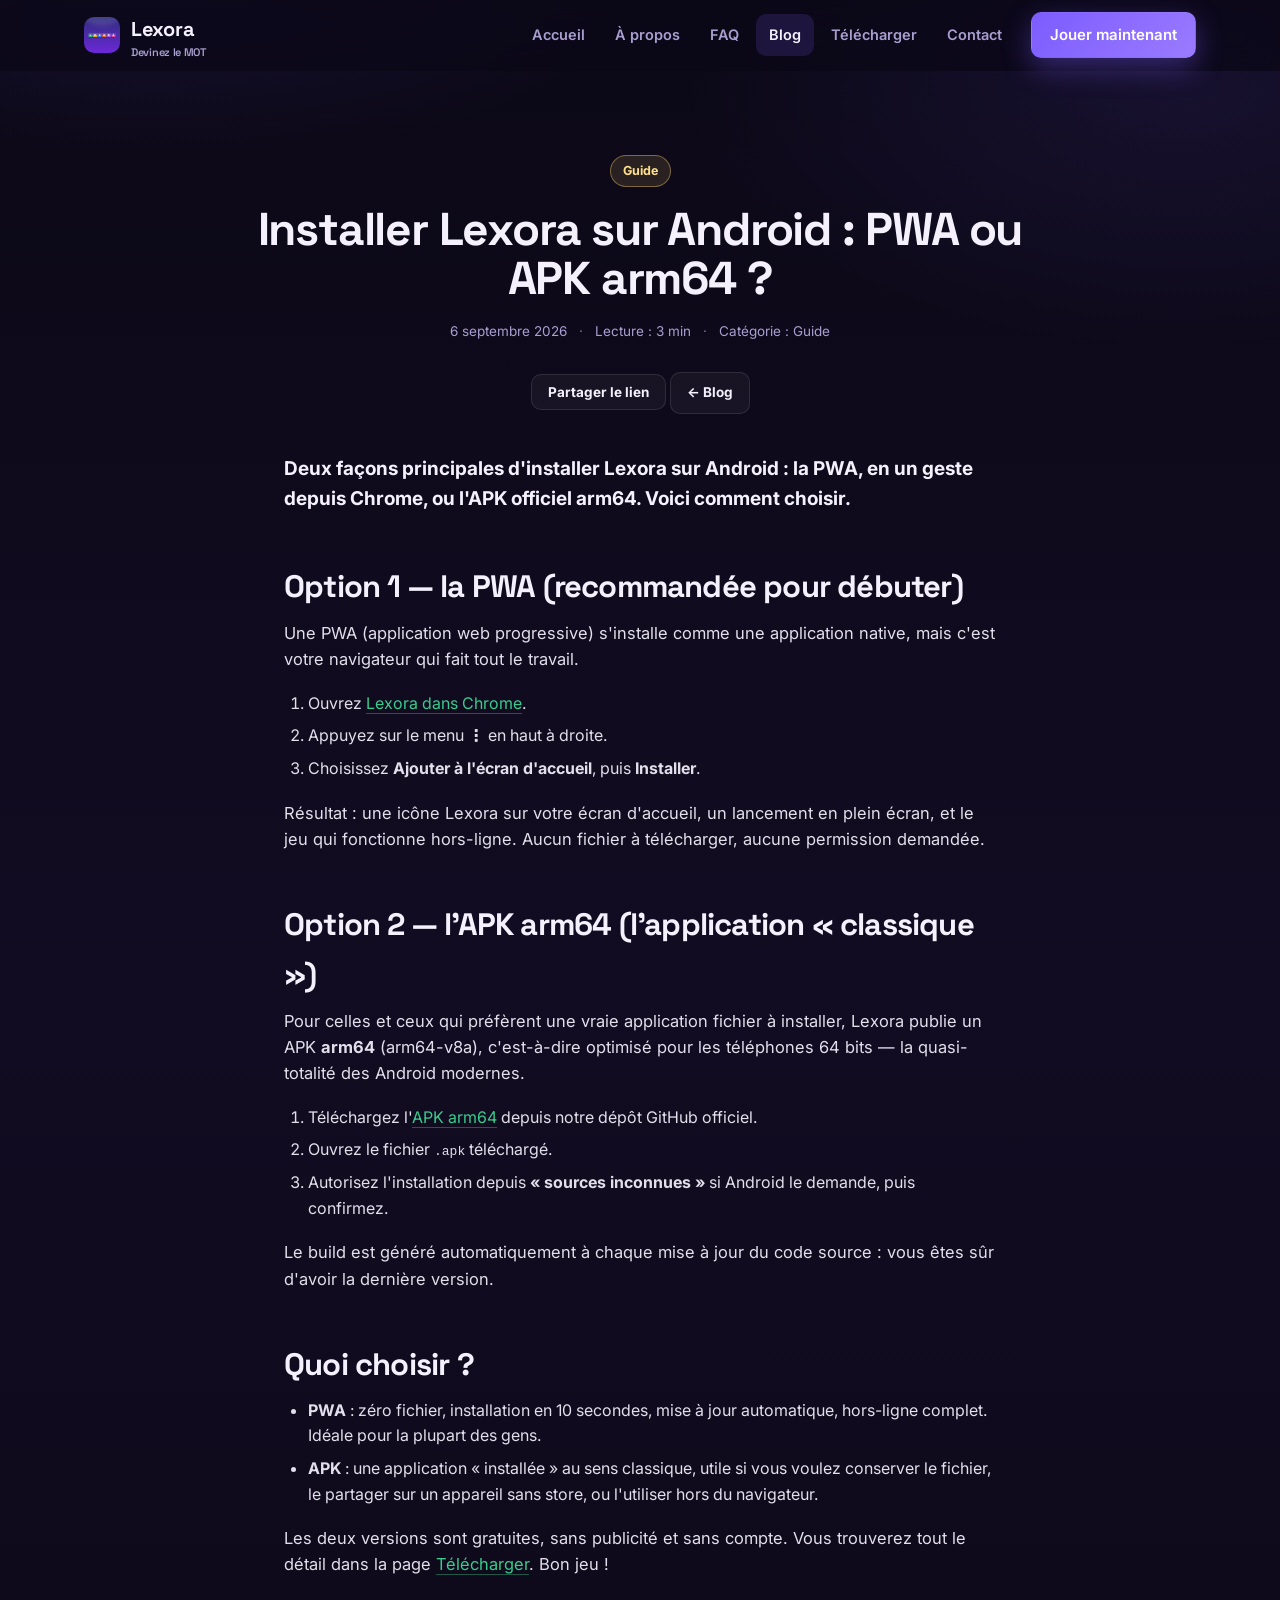
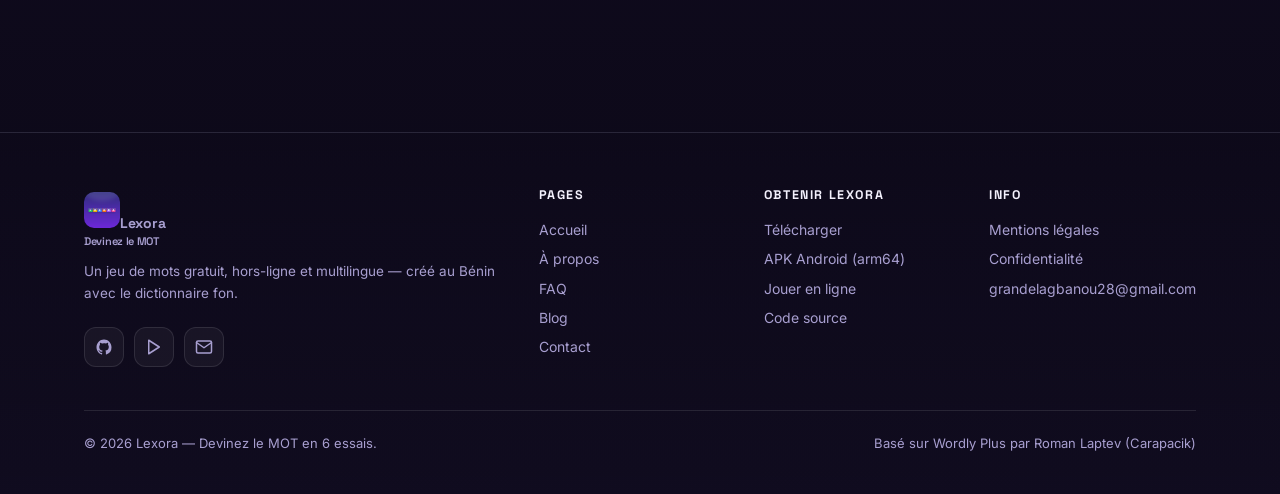
<file: landing/blog/installer-lexora-android.html>
<!DOCTYPE html>
<html lang="fr">
<head>
  <meta charset="UTF-8">
  <meta name="viewport" content="width=device-width, initial-scale=1.0">
  <title>Installer Lexora sur Android : PWA ou APK arm64 ? | Blog Lexora</title>
  <meta name="description" content="Installer Lexora sur Android : la PWA avec Chrome en un geste, ou l'APK arm64 officiel. Avantages, différences et jeu hors-ligne, expliqués simplement.">
  <meta name="robots" content="index, follow">
  <link rel="canonical" href="https://lexora-landing-one.vercel.app/blog/installer-lexora-android.html">
  <meta name="theme-color" content="#0b0816">
  <meta property="og:type" content="article">
  <meta property="og:site_name" content="Lexora">
  <meta property="og:locale" content="fr_FR">
  <meta property="og:title" content="Installer Lexora sur Android : PWA ou APK arm64 ?">
  <meta property="og:description" content="Les deux méthodes d'installation expliquées simplement, leurs avantages, et comment jouer hors-ligne.">
  <meta property="og:url" content="https://lexora-landing-one.vercel.app/blog/installer-lexora-android.html">
  <meta property="og:image" content="https://lexora-landing-one.vercel.app/assets/og-image.png">
  <meta name="twitter:card" content="summary_large_image">
  <link rel="icon" type="image/png" href="../Icon-512.png">
  <link rel="icon" type="image/svg+xml" href="../assets/favicon.svg">
  <link rel="apple-touch-icon" href="../assets/apple-touch-icon.png">
  <link rel="manifest" href="../manifest.webmanifest">
  <link rel="preconnect" href="https://fonts.googleapis.com">
  <link rel="preconnect" href="https://fonts.gstatic.com" crossorigin>
  <link href="https://fonts.googleapis.com/css2?family=Inter:wght@400;500;600;700&family=Space+Grotesk:wght@500;700&display=swap" rel="stylesheet">
  <link rel="stylesheet" href="../assets/lexora.css">
  <script type="application/ld+json">
  {
    "@context": "https://schema.org",
    "@type": "Article",
    "headline": "Installer Lexora sur Android : PWA ou APK arm64 ?",
    "description": "Les deux méthodes d'installation expliquées simplement, leurs avantages, et comment jouer hors-ligne.",
    "datePublished": "2026-09-06",
    "dateModified": "2026-09-06",
    "mainEntityOfPage": "https://lexora-landing-one.vercel.app/blog/installer-lexora-android.html",
    "image": "https://lexora-landing-one.vercel.app/assets/og-image.png",
    "author": { "@type": "Organization", "name": "Lexora", "url": "https://lexora-landing-one.vercel.app/", "email": "grandelagbanou28@gmail.com" },
    "publisher": { "@type": "Organization", "name": "Lexora", "logo": { "@type": "ImageObject", "url": "https://lexora-landing-one.vercel.app/Icon-512.png" } }
  }
  </script>
</head>
<body>

<nav class="site">
  <div class="wrap">
    <a class="brand" href="../index.html">
      <img src="../Icon-512.png" alt="Logo Lexora">
      <span>Lexora<small>Devinez le MOT</small></span>
    </a>
    <div class="nav-links" id="navLinks">
      <a href="../index.html" data-page="index">Accueil</a>
      <a href="../a-propos.html" data-page="a-propos">À propos</a>
      <a href="../faq.html" data-page="faq">FAQ</a>
      <a href="./" data-page="blog">Blog</a>
      <a href="../telecharger.html" data-page="telecharger">Télécharger</a>
      <a href="../contact.html" data-page="contact">Contact</a>
      <a class="btn accent" href="https://lexora-neon-one.vercel.app/" target="_blank" rel="noopener">Jouer maintenant</a>
    </div>
    <button class="nav-burger" id="navBurger" aria-label="Ouvrir le menu" aria-expanded="false">
      <svg width="22" height="22" viewBox="0 0 24 24" fill="none" stroke="currentColor" stroke-width="2" stroke-linecap="round"><line x1="3" y1="7" x2="21" y2="7"/><line x1="3" y1="12" x2="21" y2="12"/><line x1="3" y1="17" x2="21" y2="17"/></svg>
    </button>
  </div>
</nav>

<div class="hero page wrap reveal" style="padding-bottom:24px;">
  <div class="article-header">
    <span class="tag gold">Guide</span>
    <h1 style="margin-top:18px;">Installer Lexora sur Android : PWA ou APK arm64 ?</h1>
    <div class="article-meta">
      <span>6 septembre 2026</span><span class="sep">·</span><span>Lecture : 3 min</span><span class="sep">·</span>
      <span>Catégorie : Guide</span>
    </div>
    <div>
      <button class="btn ghost sm copy-link" type="button" data-copy="https://lexora-landing-one.vercel.app/blog/installer-lexora-android.html">Partager le lien</button>
      <a class="btn ghost sm" href="./">← Blog</a>
    </div>
  </div>
</div>

<article class="section" style="padding-top:16px;">
  <div class="wrap prose">
    <p class="lead"><strong>Deux façons principales d'installer Lexora sur Android : la PWA, en un geste depuis Chrome, ou l'APK officiel arm64. Voici comment choisir.</strong></p>

    <h2>Option 1 — la PWA (recommandée pour débuter)</h2>
    <p>Une PWA (application web progressive) s'installe comme une application native, mais c'est votre navigateur qui fait tout le travail.</p>
    <ol>
      <li>Ouvrez <a href="https://lexora-neon-one.vercel.app/" target="_blank" rel="noopener">Lexora dans Chrome</a>.</li>
      <li>Appuyez sur le menu <strong>&#8942;</strong> en haut à droite.</li>
      <li>Choisissez <strong>Ajouter à l'écran d'accueil</strong>, puis <strong>Installer</strong>.</li>
    </ol>
    <p>Résultat : une icône Lexora sur votre écran d'accueil, un lancement en plein écran, et le jeu qui fonctionne hors-ligne. Aucun fichier à télécharger, aucune permission demandée.</p>

    <h2>Option 2 — l'APK arm64 (l'application « classique »)</h2>
    <p>Pour celles et ceux qui préfèrent une vraie application fichier à installer, Lexora publie un APK <strong>arm64</strong> (arm64-v8a), c'est-à-dire optimisé pour les téléphones 64 bits — la quasi-totalité des Android modernes.</p>
    <ol>
      <li>Téléchargez l'<a href="https://github.com/grandelagbanou28-gif/Lexora/releases/download/android-arm64/Lexora-arm64.apk" target="_blank" rel="noopener">APK arm64</a> depuis notre dépôt GitHub officiel.</li>
      <li>Ouvrez le fichier <code>.apk</code> téléchargé.</li>
      <li>Autorisez l'installation depuis <strong>« sources inconnues »</strong> si Android le demande, puis confirmez.</li>
    </ol>
    <p>Le build est généré automatiquement à chaque mise à jour du code source : vous êtes sûr d'avoir la dernière version.</p>

    <h2>Quoi choisir ?</h2>
    <ul>
      <li><strong>PWA</strong> : zéro fichier, installation en 10 secondes, mise à jour automatique, hors-ligne complet. Idéale pour la plupart des gens.</li>
      <li><strong>APK</strong> : une application « installée » au sens classique, utile si vous voulez conserver le fichier, le partager sur un appareil sans store, ou l'utiliser hors du navigateur.</li>
    </ul>
    <p>Les deux versions sont gratuites, sans publicité et sans compte. Vous trouverez tout le détail dans la page <a href="../telecharger.html">Télécharger</a>. Bon jeu !</p>
  </div>
</article>

<footer class="site">
  <div class="wrap">
    <div class="grid">
      <div>
        <a class="brand" href="../index.html"><img src="../Icon-512.png" alt="Logo Lexora"><span>Lexora<small>Devinez le MOT</small></span></a>
        <p style="margin-top:14px;">Un jeu de mots gratuit, hors-ligne et multilingue — créé au Bénin avec le dictionnaire fon.</p>
        <div class="socials">
          <a href="https://github.com/grandelagbanou28-gif/Lexora" target="_blank" rel="noopener" aria-label="GitHub">
            <svg viewBox="0 0 24 24" fill="currentColor"><path d="M12 2C6.48 2 2 6.58 2 12.25c0 4.53 2.87 8.37 6.84 9.73.5.09.68-.22.68-.49v-1.7c-2.78.62-3.37-1.37-3.37-1.37-.45-1.18-1.11-1.5-1.11-1.5-.91-.63.07-.62.07-.62 1 .07 1.53 1.06 1.53 1.06.9 1.57 2.36 1.12 2.94.85.09-.66.35-1.11.63-1.37-2.22-.26-4.56-1.14-4.56-5.07 0-1.12.39-2.03 1.03-2.75-.1-.26-.45-1.3.1-2.7 0 0 .84-.28 2.75 1.05A9.36 9.36 0 0 1 12 6.92c.85 0 1.71.12 2.51.34 1.91-1.33 2.75-1.05 2.75-1.05.55 1.4.2 2.44.1 2.7.64.72 1.03 1.63 1.03 2.75 0 3.94-2.34 4.8-4.57 5.06.36.31.68.93.68 1.88v2.79c0 .27.18.59.69.49A10.02 10.02 0 0 0 22 12.25C22 6.58 17.52 2 12 2z"/></svg>
          </a>
          <a href="https://lexora-neon-one.vercel.app/" target="_blank" rel="noopener" aria-label="Jouer en ligne">
            <svg viewBox="0 0 24 24" fill="none" stroke="currentColor" stroke-width="2" stroke-linecap="round" stroke-linejoin="round"><polygon points="5 3 19 12 5 21 5 3"/></svg>
          </a>
          <a href="mailto:grandelagbanou28@gmail.com" aria-label="Email">
            <svg viewBox="0 0 24 24" fill="none" stroke="currentColor" stroke-width="2" stroke-linecap="round" stroke-linejoin="round"><path d="M4 4h16a2 2 0 0 1 2 2v12a2 2 0 0 1-2 2H4a2 2 0 0 1-2-2V6a2 2 0 0 1 2-2z"/><polyline points="22,6 12,13 2,6"/></svg>
          </a>
        </div>
      </div>
      <div>
        <h4>Pages</h4>
        <a href="../index.html">Accueil</a>
        <a href="../a-propos.html">À propos</a>
        <a href="../faq.html">FAQ</a>
        <a href="./">Blog</a>
        <a href="../contact.html">Contact</a>
      </div>
      <div>
        <h4>Obtenir Lexora</h4>
        <a href="../telecharger.html">Télécharger</a>
        <a href="https://github.com/grandelagbanou28-gif/Lexora/releases/download/android-arm64/Lexora-arm64.apk" target="_blank" rel="noopener">APK Android (arm64)</a>
        <a href="https://lexora-neon-one.vercel.app/" target="_blank" rel="noopener">Jouer en ligne</a>
        <a href="https://github.com/grandelagbanou28-gif/Lexora" target="_blank" rel="noopener">Code source</a>
      </div>
      <div>
        <h4>Info</h4>
        <a href="../mentions-legales.html">Mentions légales</a>
        <a href="../confidentialite.html">Confidentialité</a>
        <a href="mailto:grandelagbanou28@gmail.com">grandelagbanou28@gmail.com</a>
      </div>
    </div>
    <div class="bottom">
      <span>&copy; <span class="year">2026</span> Lexora — Devinez le MOT en 6 essais.</span>
      <span>Basé sur Wordly Plus par Roman Laptev (Carapacik)</span>
    </div>
  </div>
</footer>

<button class="backtotop" id="backToTop" aria-label="Remonter en haut">
  <svg width="18" height="18" viewBox="0 0 24 24" fill="none" stroke="currentColor" stroke-width="2.4" stroke-linecap="round" stroke-linejoin="round"><polyline points="18 15 12 9 6 15"/></svg>
</button>

<script src="../assets/lexora.js"></script>
</body>
</html>
</file>
<file: landing/assets/lexora.css>
/* ------------------------------------------------------------------
   Lexora — Design system v2
   Palette : #0b0816 / #7c5cff / #3ddc97
   Fonts   : Space Grotesk (display), Inter (body)
------------------------------------------------------------------- */
:root {
  --bg0: #0b0816;
  --bg1: #120c22;
  --bg2: #191232;
  --surface: rgba(255, 255, 255, 0.045);
  --surface-strong: rgba(255, 255, 255, 0.07);
  --border: rgba(255, 255, 255, 0.1);
  --border-strong: rgba(167, 139, 255, 0.4);
  --accent: #7c5cff;
  --accent-2: #b491ff;
  --accent-3: #3ddc97;
  --text: #f4f1fd;
  --muted: #a89fd0;
  --muted-2: #7d74aa;
  --danger: #ff6b81;
  --gold: #ffd166;
  --green: #2dd881;
  --radius: 20px;
  --radius-sm: 12px;
  --shadow-1: 0 8px 30px rgba(0, 0, 0, 0.35);
  --shadow-2: 0 24px 60px rgba(0, 0, 0, 0.5);
  --ease: cubic-bezier(0.22, 1, 0.36, 1);
  --font-display: "Space Grotesk", "Segoe UI", system-ui, sans-serif;
  --font-body: "Inter", "Segoe UI", system-ui, sans-serif;
}

* { box-sizing: border-box; margin: 0; padding: 0; }
html { scroll-behavior: smooth; }
html:focus-within { scroll-behavior: smooth; }

body {
  font-family: var(--font-body);
  background:
    radial-gradient(1100px 520px at 12% -6%, rgba(124, 92, 255, 0.16), transparent 55%),
    radial-gradient(900px 480px at 92% 4%, rgba(124, 92, 255, 0.1), transparent 55%),
    linear-gradient(180deg, var(--bg0), var(--bg1) 46%, var(--bg0) 100%);
  color: var(--text);
  min-height: 100vh;
  line-height: 1.6;
  overflow-x: hidden;
  -webkit-font-smoothing: antialiased;
}

::selection { background: rgba(124, 92, 255, 0.5); color: #fff; }
::-webkit-scrollbar { width: 11px; }
::-webkit-scrollbar-track { background: var(--bg0); }
::-webkit-scrollbar-thumb { background: #39305f; border-radius: 99px; border: 3px solid var(--bg0); }
::-webkit-scrollbar-thumb:hover { background: #4a3d7a; }

h1, h2, h3, h4, .brand { font-family: var(--font-display); }

.wrap { max-width: 1160px; margin: 0 auto; padding: 0 24px; }

.text-center { text-align: center; }

/* ---------- Buttons ---------- */
.btn {
  display: inline-flex; align-items: center; justify-content: center; gap: 9px;
  padding: 13px 24px; border-radius: 13px;
  font-weight: 700; font-size: 15px; font-family: var(--font-body);
  text-decoration: none; border: 1px solid transparent; cursor: pointer; white-space: nowrap;
  transition: transform 0.16s var(--ease), box-shadow 0.2s, background 0.2s, border-color 0.2s, color 0.2s;
}
.btn:active { transform: scale(0.98); }
.btn svg, .btn .ic { flex: none; }
.btn.accent { background: linear-gradient(135deg, var(--accent), #9a7bff); color: #fff; box-shadow: 0 10px 28px rgba(124, 92, 255, 0.38); }
.btn.accent:hover { transform: translateY(-2px); box-shadow: 0 16px 38px rgba(124, 92, 255, 0.5); }
.btn.green { background: linear-gradient(135deg, #2dd881, #23b96e); color: #06271a; box-shadow: 0 10px 26px rgba(61, 220, 151, 0.32); }
.btn.green:hover { transform: translateY(-2px); box-shadow: 0 16px 36px rgba(61, 220, 151, 0.45); }
.btn.ghost { background: var(--surface); color: var(--text); border-color: var(--border); }
.btn.ghost:hover { background: var(--surface-strong); border-color: var(--border-strong); transform: translateY(-2px); }
.btn.sm { padding: 9px 16px; font-size: 13.5px; border-radius: 10px; }

/* ---------- Tags & kickers ---------- */
.kicker { display: inline-flex; align-items: center; gap: 8px; color: var(--accent-3); font-weight: 700; letter-spacing: 2.5px; text-transform: uppercase; font-size: 12.5px; }
.kicker::before { content: ""; width: 26px; height: 2px; border-radius: 2px; background: var(--accent-3); }
.tag { display: inline-flex; align-items: center; gap: 6px; font-size: 12.5px; font-weight: 700; padding: 5px 12px; border-radius: 99px; border: 1px solid var(--border); background: var(--surface); color: var(--muted); }
.tag.violet { color: #cdbaff; border-color: rgba(124, 92, 255, 0.4); background: rgba(124, 92, 255, 0.14); }
.tag.green { color: #6ff0b4; border-color: rgba(61, 220, 151, 0.4); background: rgba(61, 220, 151, 0.12); }
.tag.gold { color: #ffe08a; border-color: rgba(255, 209, 102, 0.4); background: rgba(255, 209, 102, 0.12); }

/* ---------- Nav ---------- */
nav.site {
  position: sticky; top: 0; z-index: 80;
  backdrop-filter: blur(16px) saturate(140%);
  -webkit-backdrop-filter: blur(16px) saturate(140%);
  background: rgba(11, 8, 22, 0.78);
  border-bottom: 1px solid transparent;
  transition: border-color 0.3s, background 0.3s;
}
nav.site.scrolled { border-bottom-color: var(--border); background: rgba(11, 8, 22, 0.9); }
nav.site .wrap { display: flex; align-items: center; gap: 18px; height: 70px; }
.brand { display: flex; align-items: center; gap: 11px; font-weight: 700; font-size: 20px; letter-spacing: -0.3px; text-decoration: none; color: var(--text); }
.brand img { width: 36px; height: 36px; border-radius: 10px; }
.brand small { font-size: 11px; color: var(--muted); font-weight: 600; display: block; line-height: 1; margin-top: 2px; }
.nav-links { margin-left: auto; display: flex; align-items: center; gap: 4px; font-size: 14.5px; }
.nav-links a { color: var(--muted); text-decoration: none; padding: 9px 13px; border-radius: 10px; font-weight: 600; transition: color 0.15s, background 0.15s; }
.nav-links a:hover { color: var(--text); background: var(--surface-strong); }
.nav-links a.active { color: var(--text); background: rgba(124, 92, 255, 0.16); }
.nav-links .btn { margin-left: 12px; padding: 10px 18px; }
.nav-burger { display: none; margin-left: auto; background: none; border: 1px solid var(--border); color: var(--text); width: 46px; height: 46px; border-radius: 12px; cursor: pointer; align-items: center; justify-content: center; }

@media (max-width: 960px) {
  .nav-burger { display: inline-flex; }
  .nav-links {
    position: fixed; inset: 70px 12px auto; z-index: 79;
    flex-direction: column; align-items: stretch; gap: 6px;
    background: rgba(18, 12, 34, 0.98); border: 1px solid var(--border); border-radius: 18px;
    padding: 14px; box-shadow: var(--shadow-2);
    opacity: 0; visibility: hidden; transform: translateY(-12px);
    transition: opacity 0.25s var(--ease), transform 0.25s var(--ease), visibility 0.25s;
  }
  .nav-links.open { opacity: 1; visibility: visible; transform: none; }
  .nav-links a { padding: 13px 14px; }
  .nav-links .btn { margin: 8px 0 0; }
}

/* ---------- Hero ---------- */
.hero { padding: 88px 0 64px; }
.hero.home { display: grid; grid-template-columns: 1.05fr 0.95fr; gap: 56px; align-items: center; }
.hero h1 { font-size: 58px; line-height: 1.06; letter-spacing: -1.6px; margin-top: 16px; }
.hero h1 .grad { background: linear-gradient(92deg, #b491ff 0%, #7c5cff 55%, #3ddc97 110%); -webkit-background-clip: text; background-clip: text; color: transparent; }
.hero p.sub { margin-top: 20px; font-size: 18px; color: var(--muted); max-width: 520px; }
.hero .cta { margin-top: 32px; display: flex; gap: 14px; flex-wrap: wrap; }
.hero .meta { margin-top: 26px; display: flex; gap: 18px; color: var(--muted); font-size: 13.5px; flex-wrap: wrap; }
.hero .meta span { display: inline-flex; align-items: center; gap: 7px; }
.hero .meta svg { color: var(--accent-3); }
.hero.page { padding-top: 84px; text-align: center; }
.hero.page h1 { font-size: 46px; }
.hero.page p.sub { margin: 16px auto 0; }

/* ---------- Wordle mock ---------- */
.board-wrap { display: flex; justify-content: center; position: relative; }
.board { display: flex; flex-direction: column; gap: 9px; padding: 18px; }
.row-g {
  display: grid; grid-template-columns: repeat(5, 54px); gap: 9px;
}
.cell {
  width: 54px; height: 54px; border-radius: 12px;
  display: flex; align-items: center; justify-content: center;
  font-family: var(--font-display); font-weight: 700; font-size: 26px; letter-spacing: 1px;
  background: rgba(255, 255, 255, 0.05); border: 1px solid var(--border); color: var(--text);
  animation: pop 0.4s var(--ease) both;
}
.cell.ok { background: linear-gradient(145deg, #2ea76f, #23b96e); border-color: transparent; box-shadow: 0 6px 18px rgba(46, 167, 111, 0.4); }
.cell.mid { background: linear-gradient(145deg, #d9a845, #c58d2f); border-color: transparent; color: #1c1200; box-shadow: 0 6px 18px rgba(217, 168, 69, 0.35); }
.cell.no { background: rgba(255, 255, 255, 0.09); border-color: rgba(255, 255, 255, 0.06); color: #8f86b8; }
.cell.guess-run { animation: guess 0.9s var(--ease) both; }
@keyframes pop { 0% { transform: scale(0.6); opacity: 0; } 70% { transform: scale(1.06); } 100% { transform: scale(1); opacity: 1; } }
@keyframes guess { 0% { transform: rotateX(0); } 45% { transform: rotateX(90deg) scale(1.05); } 100% { transform: rotateX(0); } }

.glow-orb { position: absolute; pointer-events: none; border-radius: 50%; filter: blur(70px); opacity: 0.45; }
.glow-orb.a { width: 380px; height: 380px; background: rgba(124, 92, 255, 0.7); top: -120px; right: -80px; }

/* ---------- Sections ---------- */
.section { padding: 76px 0; }
.section.alt { background: linear-gradient(180deg, transparent, rgba(124, 92, 255, 0.05), transparent); }
.section-head { text-align: center; max-width: 660px; margin: 0 auto 54px; }
.section-head h2 { font-size: 38px; letter-spacing: -1px; margin-top: 12px; }
.section-head p { color: var(--muted); margin-top: 14px; font-size: 16.5px; }

/* ---------- Cards / grid ---------- */
.grid { display: grid; gap: 22px; }
.grid.cols-3 { grid-template-columns: repeat(3, 1fr); }
.grid.cols-2 { grid-template-columns: repeat(2, 1fr); }
.grid.cols-4 { grid-template-columns: repeat(4, 1fr); }
.copy { color: var(--muted); font-size: 15px; }

.card {
  background: linear-gradient(180deg, var(--surface), rgba(255, 255, 255, 0.02));
  border: 1px solid var(--border); border-radius: var(--radius);
  padding: 28px; backdrop-filter: blur(8px);
  transition: transform 0.25s var(--ease), border-color 0.25s, box-shadow 0.25s;
  position: relative; overflow: hidden;
}
.card:hover { transform: translateY(-4px); border-color: var(--border-strong); box-shadow: var(--shadow-1); }
.card .icon { width: 50px; height: 50px; border-radius: 14px; display: flex; align-items: center; justify-content: center; margin-bottom: 18px; background: rgba(124, 92, 255, 0.16); border: 1px solid rgba(124, 92, 255, 0.4); color: #cdbaff; }
.card .icon svg { width: 24px; height: 24px; }
.card h3 { font-size: 19px; margin-bottom: 8px; }
.card p { color: var(--muted); font-size: 14.5px; }
.card.feature { background: linear-gradient(180deg, rgba(124, 92, 255, 0.08), rgba(255, 255, 255, 0.02)); }

/* ---------- Stats band ---------- */
.stats { display: grid; grid-template-columns: repeat(4, 1fr); gap: 18px; }
.stat {
  text-align: center; padding: 26px 18px; border-radius: var(--radius);
  border: 1px solid var(--border); background: var(--surface);
}
.stat .num { font-family: var(--font-display); font-size: 44px; font-weight: 700; letter-spacing: -1px; background: linear-gradient(92deg, #cdbaff, #6ff0b4); -webkit-background-clip: text; background-clip: text; color: transparent; }
.stat .lbl { color: var(--muted); font-size: 13.5px; margin-top: 4px; }

/* ---------- Dictionaries ---------- */
.dict-grid { display: grid; grid-template-columns: repeat(4, 1fr); gap: 16px; }
.dict { padding: 24px 18px; text-align: center; background: var(--surface); border: 1px solid var(--border); border-radius: 16px; transition: border-color 0.2s, transform 0.2s var(--ease); }
.dict:hover { border-color: var(--border-strong); transform: translateY(-3px); }
.dict .flag { font-size: 34px; display: block; margin-bottom: 10px; }
.dict .name { font-weight: 700; font-family: var(--font-display); }
.dict .tongue { font-size: 13px; color: var(--muted); margin-top: 3px; }

/* ---------- Steps ---------- */
.steps { display: grid; grid-template-columns: repeat(2, 1fr); gap: 16px; max-width: 900px; margin: 0 auto; }
.step { display: flex; gap: 16px; align-items: flex-start; background: var(--surface); border: 1px solid var(--border); border-radius: 18px; padding: 22px; }
.step .n { flex: none; width: 38px; height: 38px; border-radius: 12px; background: linear-gradient(135deg, var(--accent), #9a7bff); color: #fff; font-weight: 700; font-family: var(--font-display); display: flex; align-items: center; justify-content: center; box-shadow: 0 6px 16px rgba(124, 92, 255, 0.4); }
.step b { color: var(--text); }
.step p { color: var(--muted); font-size: 14px; margin-top: 4px; }

/* ---------- Phones / gallery ---------- */
.gallery { display: grid; grid-template-columns: repeat(2, 1fr); gap: 40px; align-items: center; max-width: 1000px; margin: 0 auto; }
.phone {
  border-radius: 46px; padding: 14px; position: relative;
  background: linear-gradient(145deg, #3a3072, #150e2a);
  border: 1px solid rgba(255, 255, 255, 0.16);
  box-shadow: 0 34px 70px rgba(0, 0, 0, 0.55), inset 0 0 0 1px rgba(255, 255, 255, 0.06);
  transition: transform 0.4s var(--ease);
}
.phone:hover { transform: translateY(-8px) rotate(0deg); }
.phone::before { content: ""; position: absolute; top: 14px; left: 50%; transform: translateX(-50%); width: 92px; height: 7px; border-radius: 99px; background: rgba(0, 0, 0, 0.6); z-index: 2; }
.phone .screen { border-radius: 34px; overflow: hidden; aspect-ratio: 9 / 19.5; background: #000; box-shadow: inset 0 0 12px rgba(255, 255, 255, 0.06); }
.phone .screen img { width: 100%; height: 100%; object-fit: cover; display: block; }
.phone .cap { text-align: center; margin-top: 14px; font-size: 13px; color: var(--muted); display: flex; align-items: center; justify-content: center; gap: 7px; }
.phone .cap b { color: var(--text); }

/* ---------- Versions / changelog ---------- */
.versions { max-width: 760px; margin: 0 auto; }
.version { display: grid; grid-template-columns: 150px 1fr; gap: 22px; padding: 22px 0; border-top: 1px solid var(--border); align-items: start; }
.version:first-child { border-top: none; }
.version .v { font-family: var(--font-display); font-weight: 700; color: var(--accent-2); font-size: 17px; }
.version small { display: block; color: var(--muted-2); font-size: 12.5px; margin-top: 2px; }
.version b { color: var(--text); }
.version p { color: var(--muted); font-size: 14.5px; margin-top: 6px; }
.version ul { padding-left: 20px; color: var(--muted); font-size: 14.5px; margin-top: 6px; }
.version li { margin: 4px 0; }

/* ---------- Blog ---------- */
.blog-card { display: flex; flex-direction: column; }
.blog-card .thumb { border-radius: 14px; overflow: hidden; margin-bottom: 18px; aspect-ratio: 16 / 9; background: linear-gradient(135deg, rgba(124, 92, 255, 0.25), rgba(61, 220, 151, 0.12)); display: flex; align-items: center; justify-content: center; font-size: 40px; }
.blog-card h3 { font-size: 19px; margin: 10px 0 8px; line-height: 1.35; }
.blog-card a.title { color: var(--text); text-decoration: none; }
.blog-card a.title:hover { color: var(--accent-2); }
.blog-card p { color: var(--muted); font-size: 14.5px; flex: 1; }

/* ---------- Prose / article ---------- */
.prose { max-width: 760px; margin: 0 auto; }
.prose h2 { font-size: 31px; letter-spacing: -0.8px; margin: 48px 0 8px; }
.prose h3 { font-size: 22px; margin: 30px 0 6px; }
.prose p { color: var(--text); font-size: 16.5px; margin-bottom: 18px; opacity: 0.92; }
.prose p.lead { font-size: 19px; opacity: 1; color: var(--text); }
.prose a { color: var(--accent-3); text-decoration: none; border-bottom: 1px solid rgba(61, 220, 151, 0.4); }
.prose a:hover { border-bottom-color: var(--accent-3); }
.prose ul, .prose ol { padding-left: 24px; margin: 0 0 18px; color: var(--text); opacity: 0.92; }
.prose li { margin: 7px 0; }
.prose img { max-width: 100%; border-radius: 16px; margin: 20px 0; border: 1px solid var(--border); }
.prose blockquote { border-left: 3px solid var(--accent); padding: 4px 22px; margin: 24px 0; color: var(--muted); font-size: 17px; font-style: italic; }

.article-header { text-align: center; max-width: 820px; margin: 0 auto; }
.article-header h1 { font-size: 42px; letter-spacing: -1.2px; }
.article-meta { color: var(--muted); font-size: 13.5px; margin: 18px auto 30px; display: flex; gap: 12px; flex-wrap: wrap; justify-content: center; }
.article-meta .sep { color: var(--muted-2); }

/* ---------- FAQ ---------- */
details.faq { background: var(--surface); border: 1px solid var(--border); border-radius: 16px; padding: 20px 22px; margin-bottom: 12px; transition: border-color 0.2s; }
details.faq[open] { border-color: var(--border-strong); }
details.faq summary { cursor: pointer; font-weight: 700; font-size: 16px; list-style: none; display: flex; justify-content: space-between; gap: 14px; align-items: center; color: var(--text); }
details.faq summary::-webkit-details-marker { display: none; }
details.faq summary::after { content: "+"; flex: none; width: 26px; height: 26px; border-radius: 8px; background: rgba(124, 92, 255, 0.16); color: var(--accent-2); font-size: 18px; font-weight: 700; display: flex; align-items: center; justify-content: center; transition: transform 0.24s var(--ease), background 0.2s; }
details.faq[open] summary::after { content: "–"; transform: rotate(180deg); background: rgba(61, 220, 151, 0.16); color: var(--accent-3); }
details.faq p { color: var(--muted); margin-top: 12px; font-size: 15px; max-width: 60ch; }

/* ---------- Forms ---------- */
form.form { display: grid; gap: 16px; }
form.form label { font-size: 14px; font-weight: 600; color: var(--text); }
form.form input, form.form textarea, form.form select {
  width: 100%; background: rgba(255, 255, 255, 0.06); border: 1px solid var(--border);
  border-radius: 12px; padding: 13px 15px; color: var(--text); font-size: 15px; font-family: var(--font-body); transition: border-color 0.2s, box-shadow 0.2s;
}
form.form input:focus, form.form textarea:focus { outline: none; border-color: var(--accent); box-shadow: 0 0 0 3px rgba(124, 92, 255, 0.2); }
form.form textarea { min-height: 150px; resize: vertical; }

.newsletter { display: flex; gap: 10px; max-width: 480px; margin: 20px auto 0; flex-wrap: wrap; justify-content: center; }
.newsletter input { flex: 1 1 240px; background: rgba(255, 255, 255, 0.06); border: 1px solid var(--border); border-radius: 12px; padding: 13px 15px; color: var(--text); font-size: 15px; }
.newsletter input:focus { outline: none; border-color: var(--accent); }
.newsletter .note { flex-basis: 100%; font-size: 12.5px; color: var(--muted); text-align: center; }

/* ---------- Two col ---------- */
.two-col { display: grid; grid-template-columns: 1fr 1fr; gap: 24px; }
.two-col .card + .card { margin-top: 0; }

/* ---------- Divider ---------- */
.divider { max-width: 1160px; margin: 0 auto; border: none; border-top: 1px solid var(--border); }

/* ---------- CTA band ---------- */
.band { margin: 24px 0 76px; border-radius: 28px; padding: 56px 40px; text-align: center; background: linear-gradient(135deg, rgba(124, 92, 255, 0.28), rgba(61, 220, 151, 0.12)); border: 1px solid var(--border-strong); box-shadow: var(--shadow-2); position: relative; overflow: hidden; }
.band::before { content: ""; position: absolute; inset: 0; background: radial-gradient(500px 260px at 50% 0%, rgba(124, 92, 255, 0.35), transparent 70%); pointer-events: none; }
.band h2 { font-size: 36px; letter-spacing: -1px; position: relative; }
.band p { color: var(--muted); margin: 14px auto 26px; max-width: 540px; position: relative; }
.band .cta { display: flex; gap: 14px; justify-content: center; flex-wrap: wrap; position: relative; }

/* ---------- Footer ---------- */
footer.site { border-top: 1px solid var(--border); padding: 52px 0 40px; margin-top: 60px; background: linear-gradient(180deg, transparent, rgba(124, 92, 255, 0.04)); }
footer.site .grid { display: grid; grid-template-columns: 2.2fr 1fr 1fr 1fr; gap: 34px; }
footer.site h4 { font-size: 12.5px; text-transform: uppercase; letter-spacing: 1.6px; color: var(--text); margin-bottom: 14px; }
footer.site p { color: var(--muted); font-size: 13.5px; }
footer.site a { color: var(--muted); text-decoration: none; display: block; margin: 7px 0; font-size: 14px; transition: color 0.15s; }
footer.site a:hover { color: var(--accent-3); }
footer.site .socials { display: flex; gap: 10px; margin-top: 16px; }
footer.site .socials a { width: 40px; height: 40px; border-radius: 12px; border: 1px solid var(--border); display: flex; align-items: center; justify-content: center; color: var(--muted); background: var(--surface); }
footer.site .socials a:hover { color: #fff; border-color: var(--border-strong); background: var(--surface-strong); }
footer.site .socials svg { width: 18px; height: 18px; }
footer.site .bottom { border-top: 1px solid var(--border); margin-top: 36px; padding-top: 22px; display: flex; gap: 18px; align-items: center; justify-content: space-between; color: var(--muted); font-size: 13px; flex-wrap: wrap; }
footer.site .bottom .links a { display: inline; margin: 0 14px 0 0; }

.backtotop {
  position: fixed; right: 22px; bottom: 22px; z-index: 70;
  width: 48px; height: 48px; border-radius: 14px; border: 1px solid var(--border-strong);
  background: var(--bg2); color: var(--text); cursor: pointer; display: flex; align-items: center; justify-content: center;
  opacity: 0; visibility: hidden; transform: translateY(12px); transition: opacity 0.3s var(--ease), transform 0.3s var(--ease), visibility 0.3s; box-shadow: var(--shadow-1);
}
.backtotop.show { opacity: 1; visibility: visible; transform: none; }
.backtotop:hover { background: #241b47; }

/* ---------- 404 ---------- */
.err404 { text-align: center; padding: 90px 24px; }
.err404 .board { display: inline-flex; flex-direction: column; gap: 9px; align-items: center; }
.err404 .num-404 { font-family: var(--font-display); font-size: 120px; font-weight: 700; letter-spacing: -4px; background: linear-gradient(92deg, #b491ff, #3ddc97); -webkit-background-clip: text; background-clip: text; color: transparent; line-height: 1; }

/* ---------- Reveal ---------- */
.reveal { opacity: 0; transform: translateY(26px); transition: opacity 0.7s var(--ease), transform 0.7s var(--ease); transition-delay: var(--d, 0s); }
.reveal.in { opacity: 1; transform: none; }
@media (prefers-reduced-motion: reduce) {
  *, *::before, *::after { animation-duration: 0.001s !important; transition-duration: 0.001s !important; }
  html { scroll-behavior: auto; }
  .reveal { opacity: 1; transform: none; }
}

/* ---------- Responsive ---------- */
@media (max-width: 1020px) {
  .hero.home { grid-template-columns: 1fr; gap: 48px; }
  .hero h1 { font-size: 44px; }
  .grid.cols-3, .grid.cols-4 { grid-template-columns: repeat(2, 1fr); }
  .stats { grid-template-columns: repeat(2, 1fr); }
  .dict-grid { grid-template-columns: repeat(2, 1fr); }
  .gallery { grid-template-columns: 1fr; max-width: 420px; }
  footer.site .grid { grid-template-columns: 1fr 1fr; }
}
@media (max-width: 700px) {
  .hero { padding: 56px 0 44px; }
  .hero h1 { font-size: 36px; }
  .grid.cols-3, .grid.cols-4, .grid.cols-2, .two-col, .steps { grid-template-columns: 1fr; }
  .stats { grid-template-columns: 1fr 1fr; }
  footer.site .grid { grid-template-columns: 1fr; }
  .section { padding: 56px 0; }
  .section-head h2 { font-size: 30px; }
  .band { padding: 40px 24px; }
  .italic, .version { grid-template-columns: 1fr; gap: 8px; }
  .row-g { grid-template-columns: repeat(5, 46px); gap: 7px; }
  .cell { width: 46px; height: 46px; font-size: 22px; }
}
</file>
